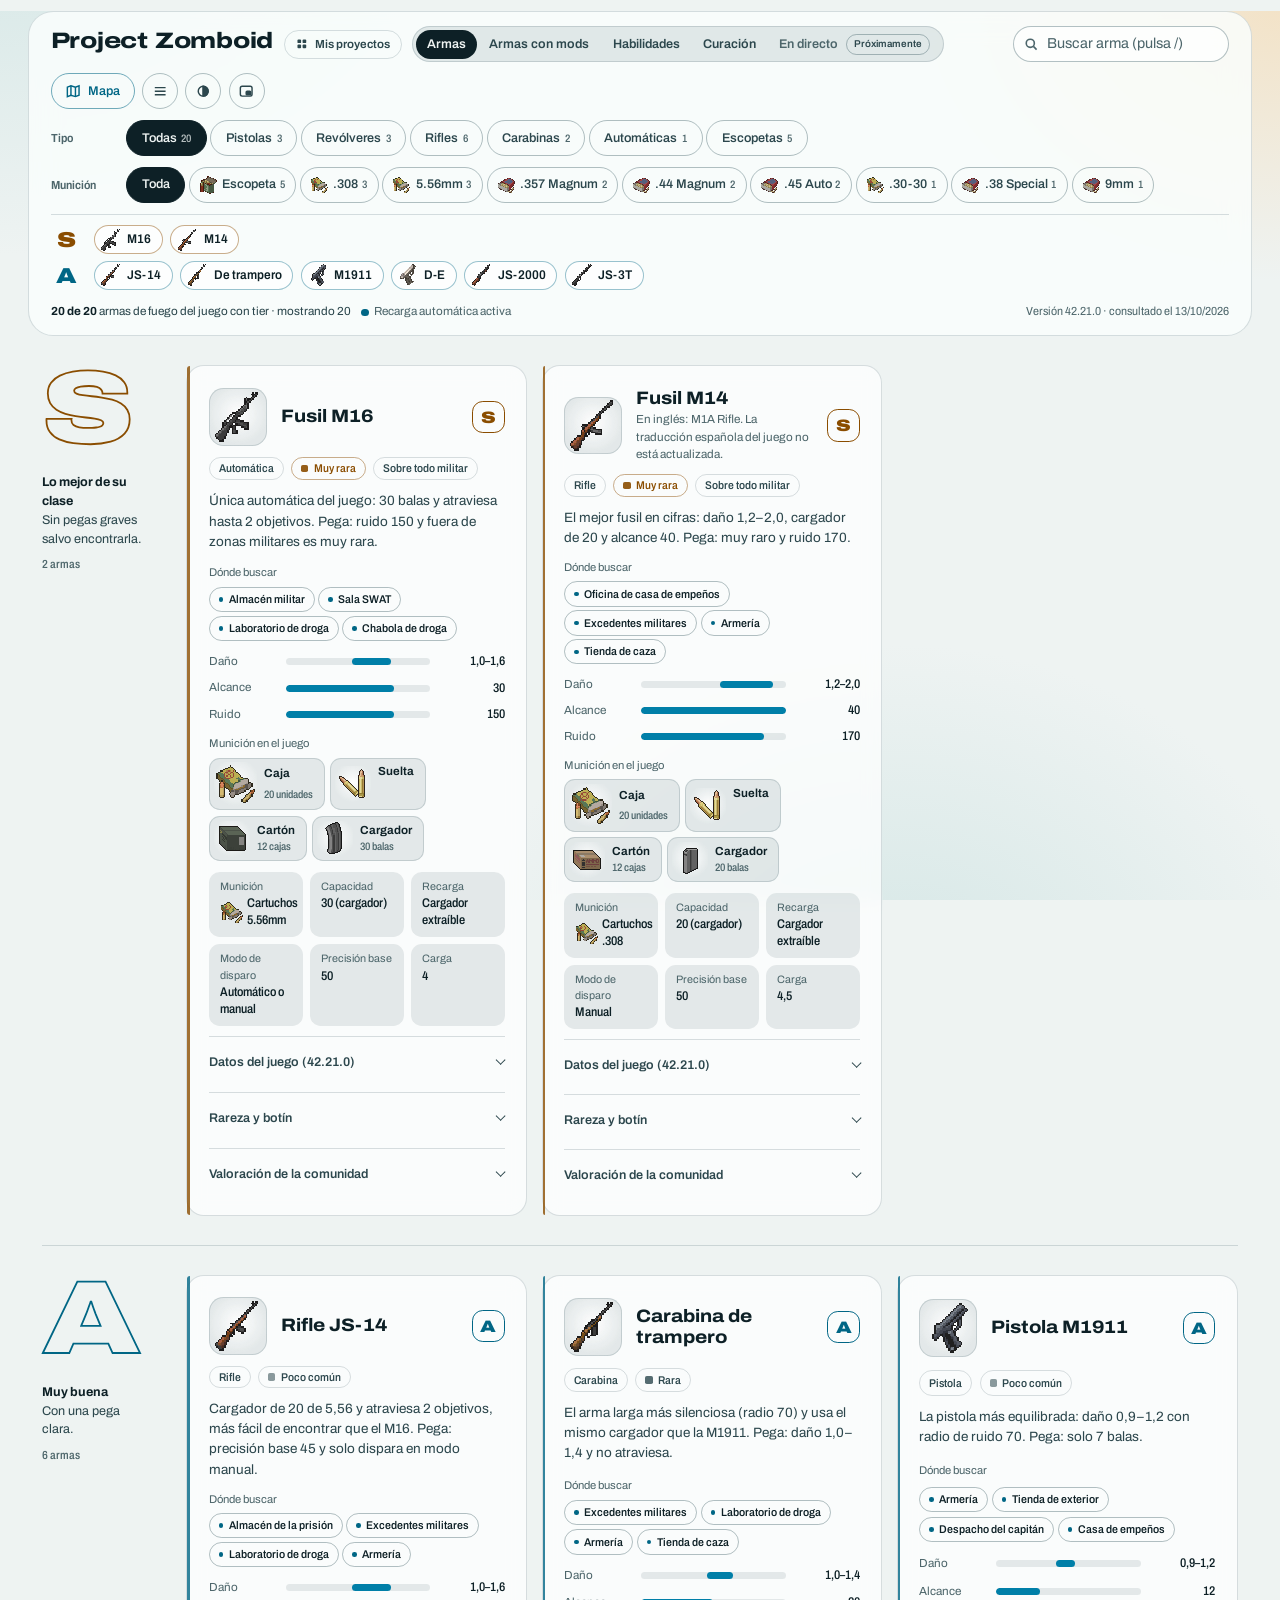
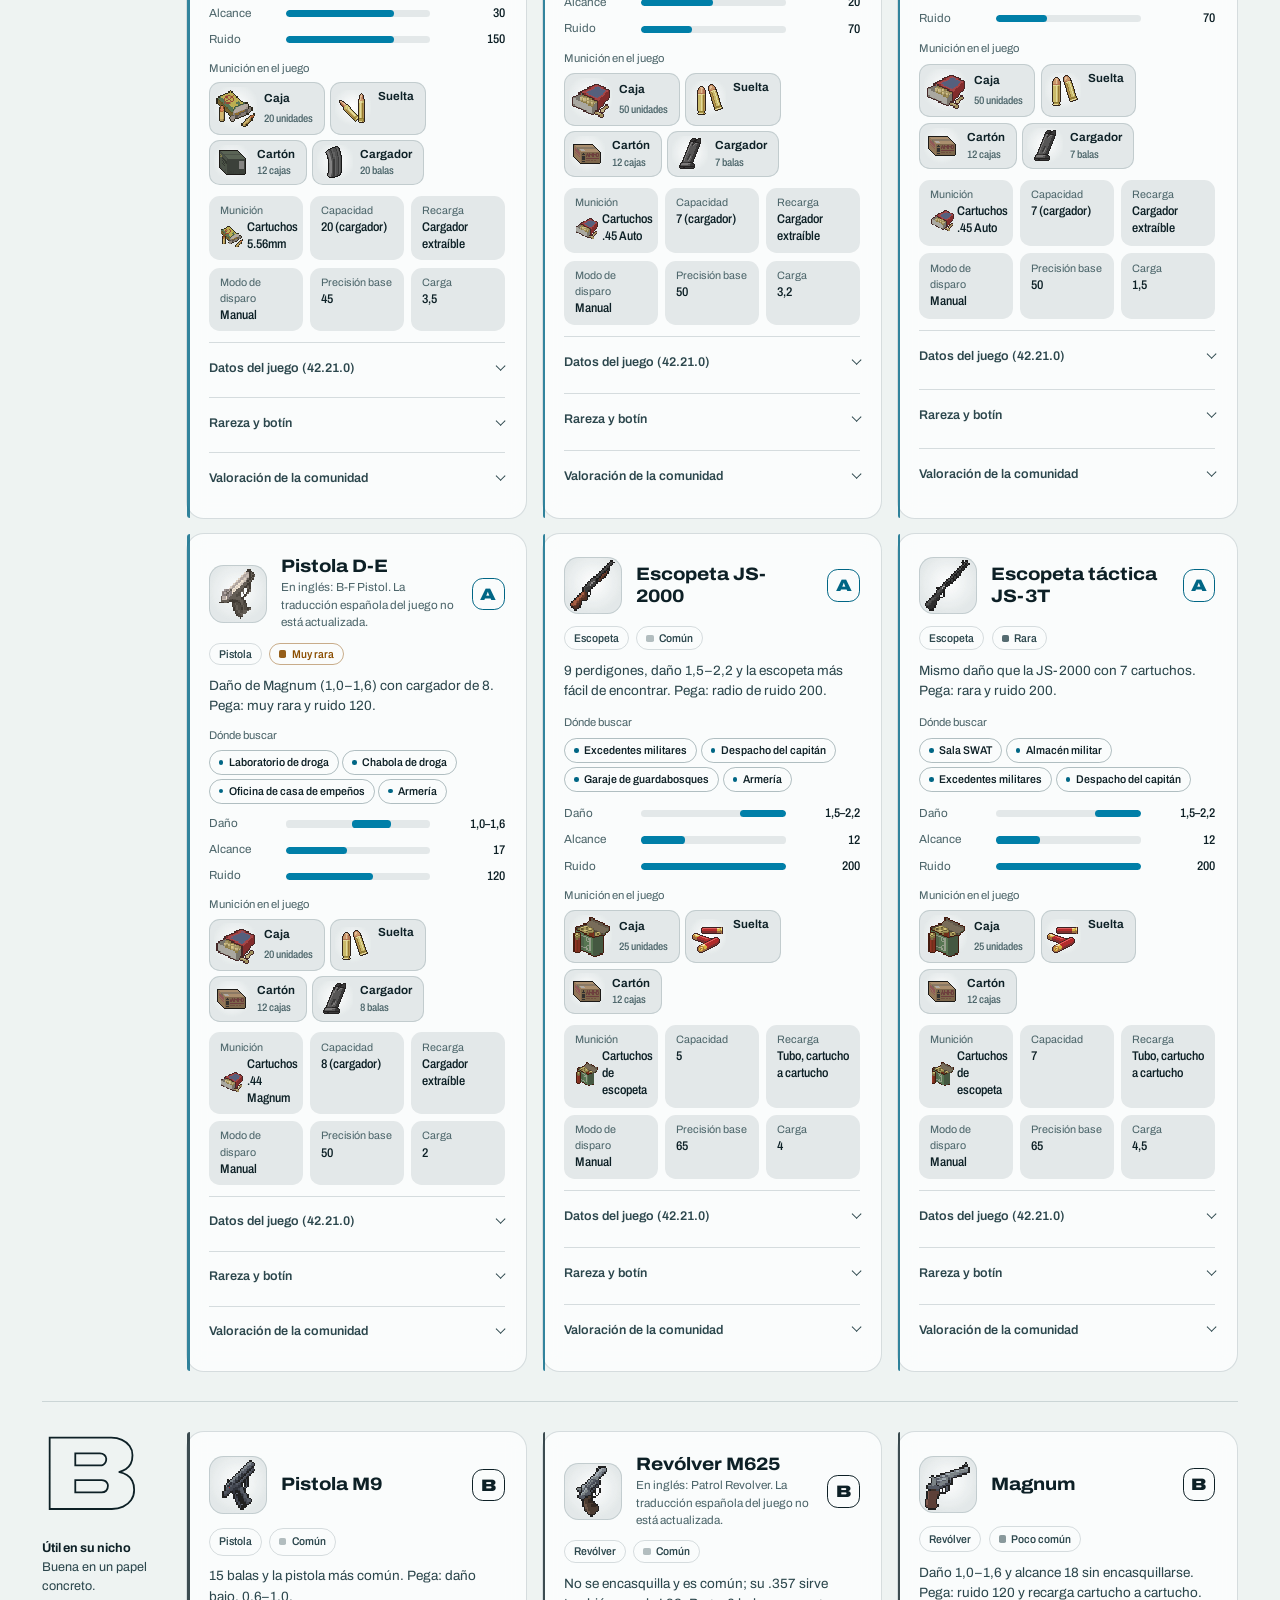
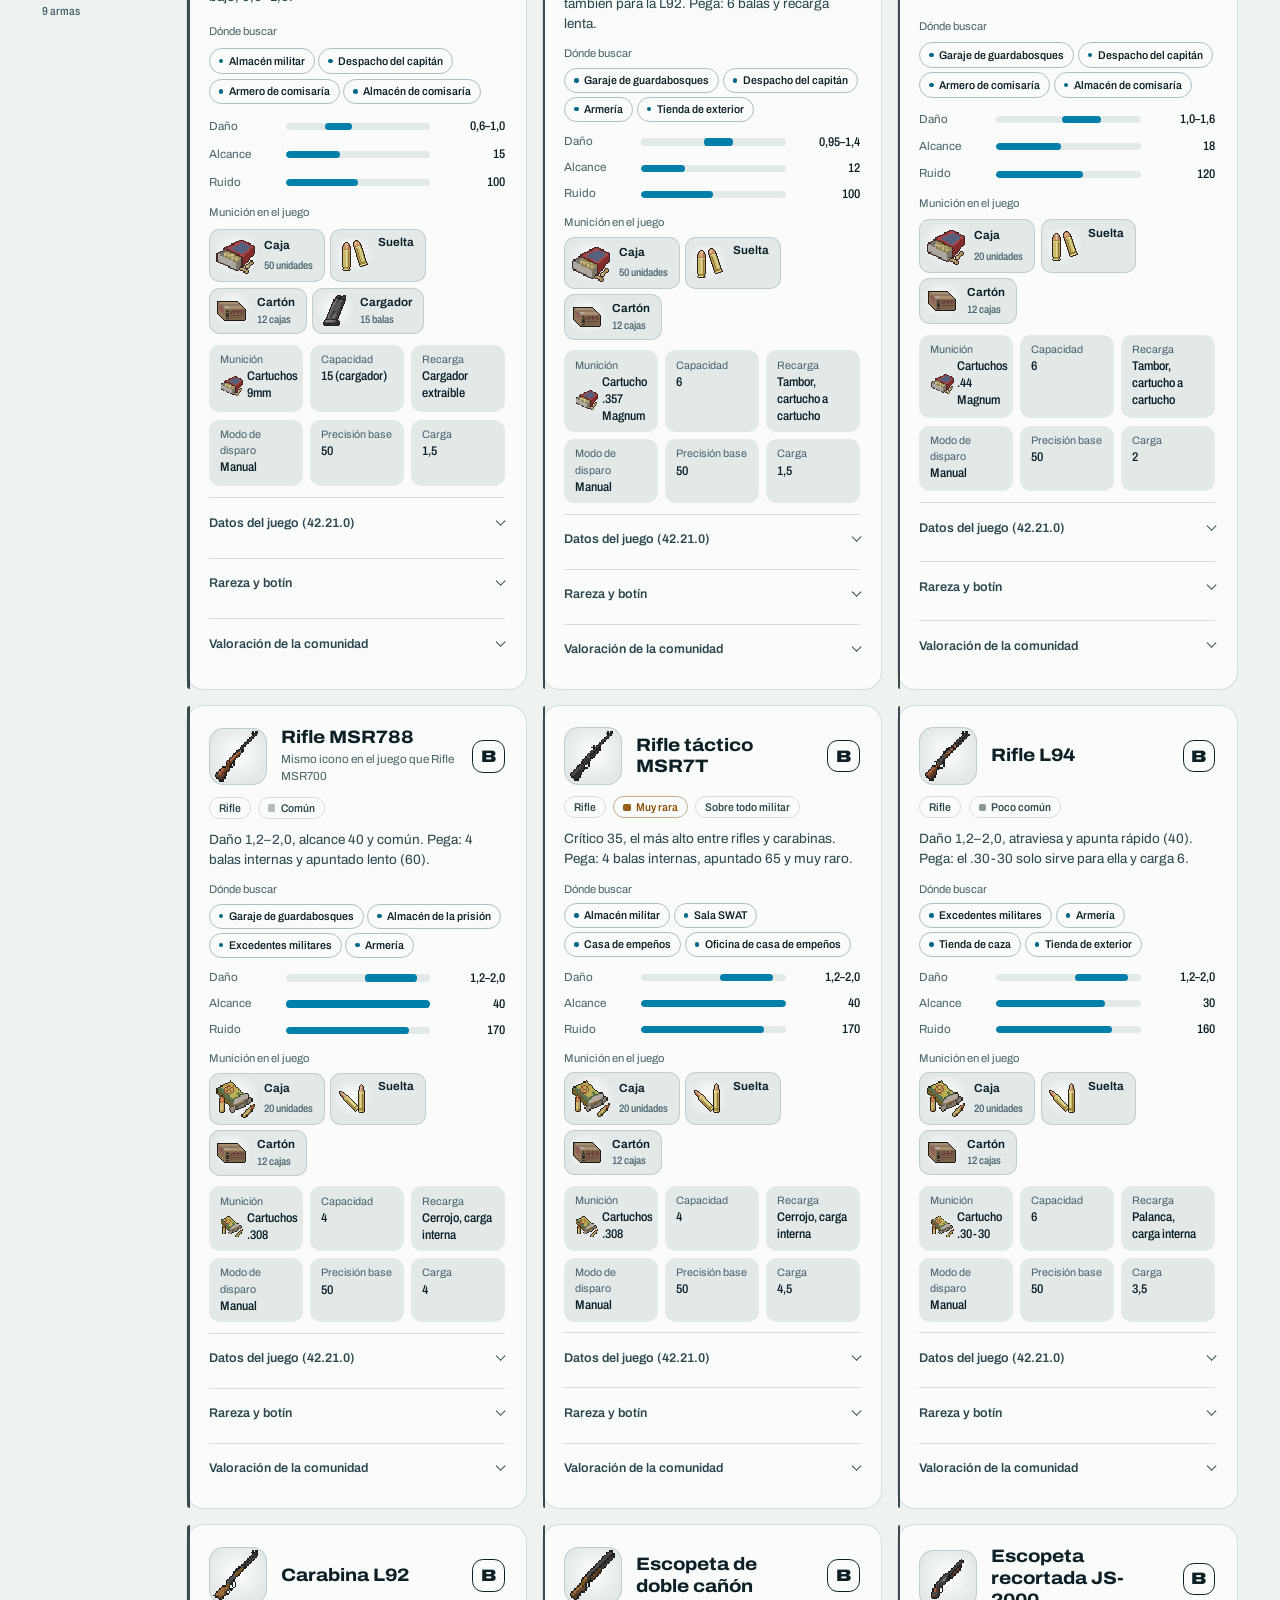
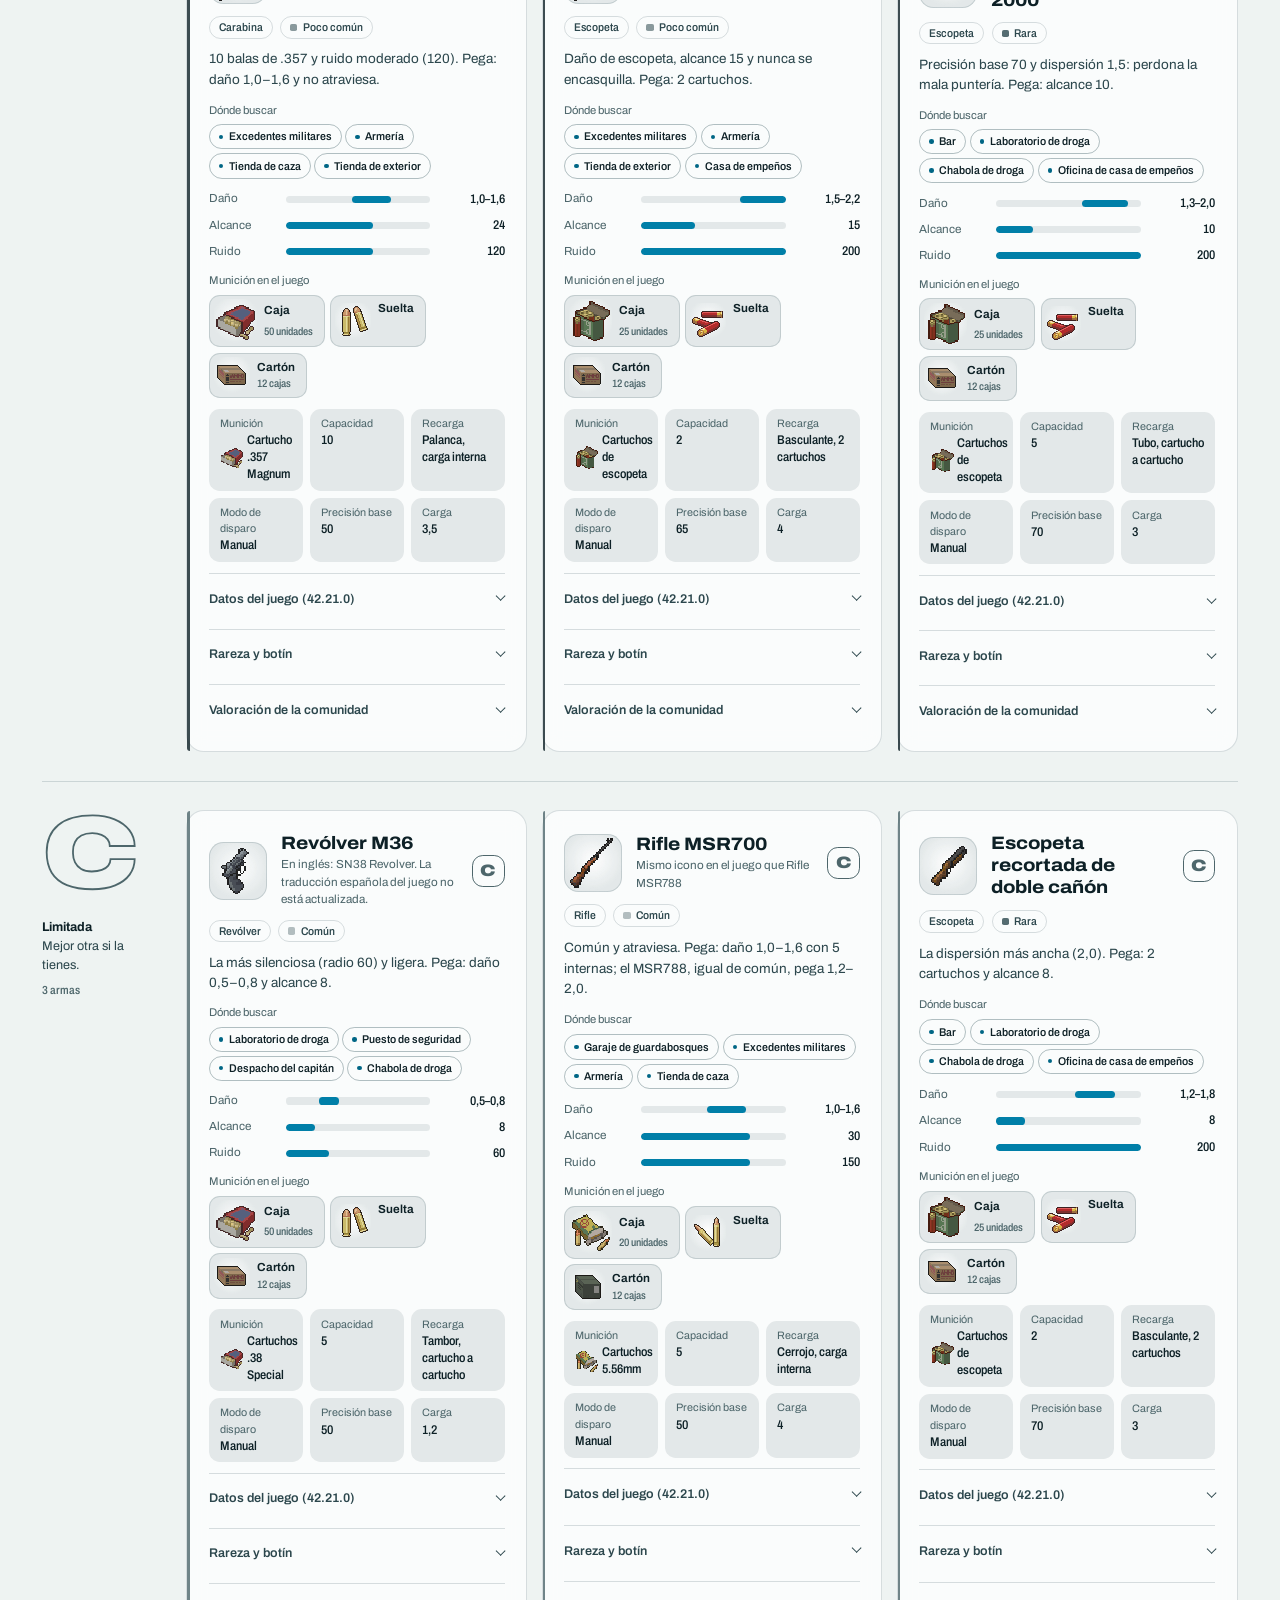
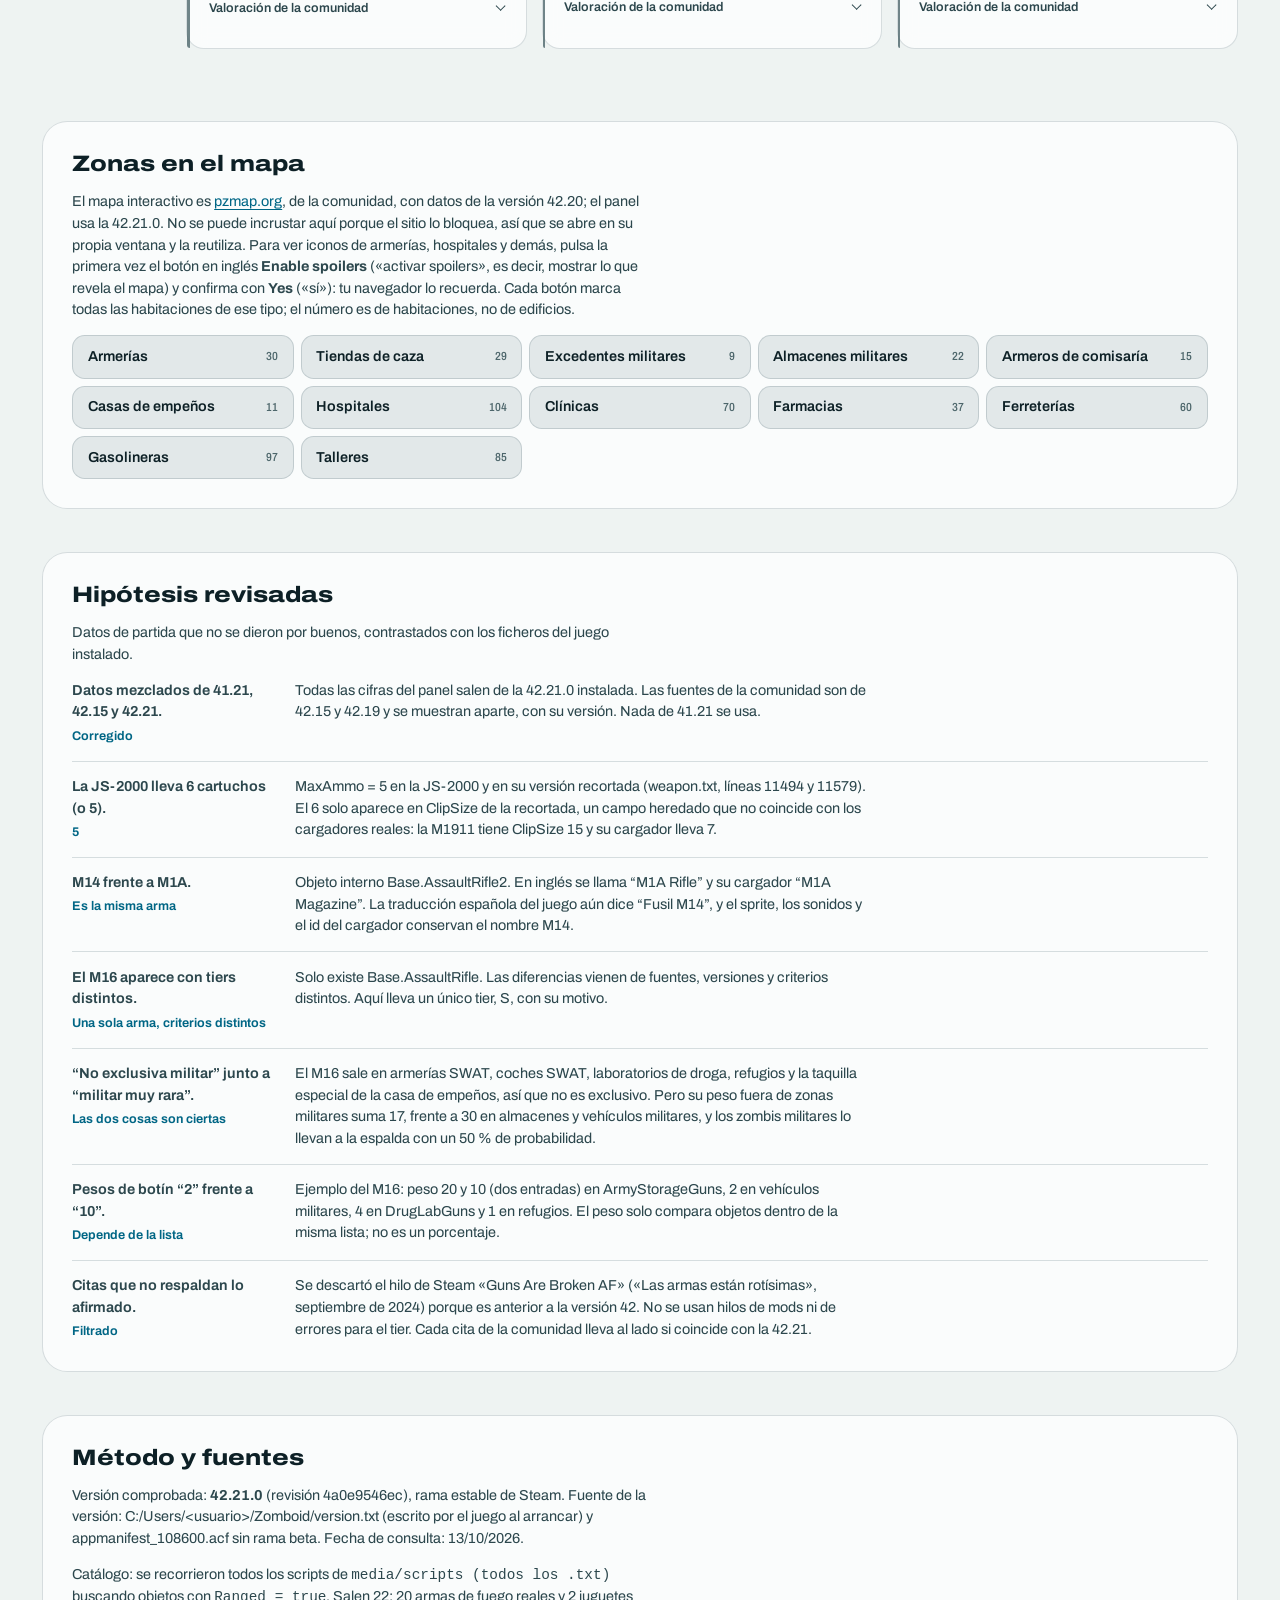
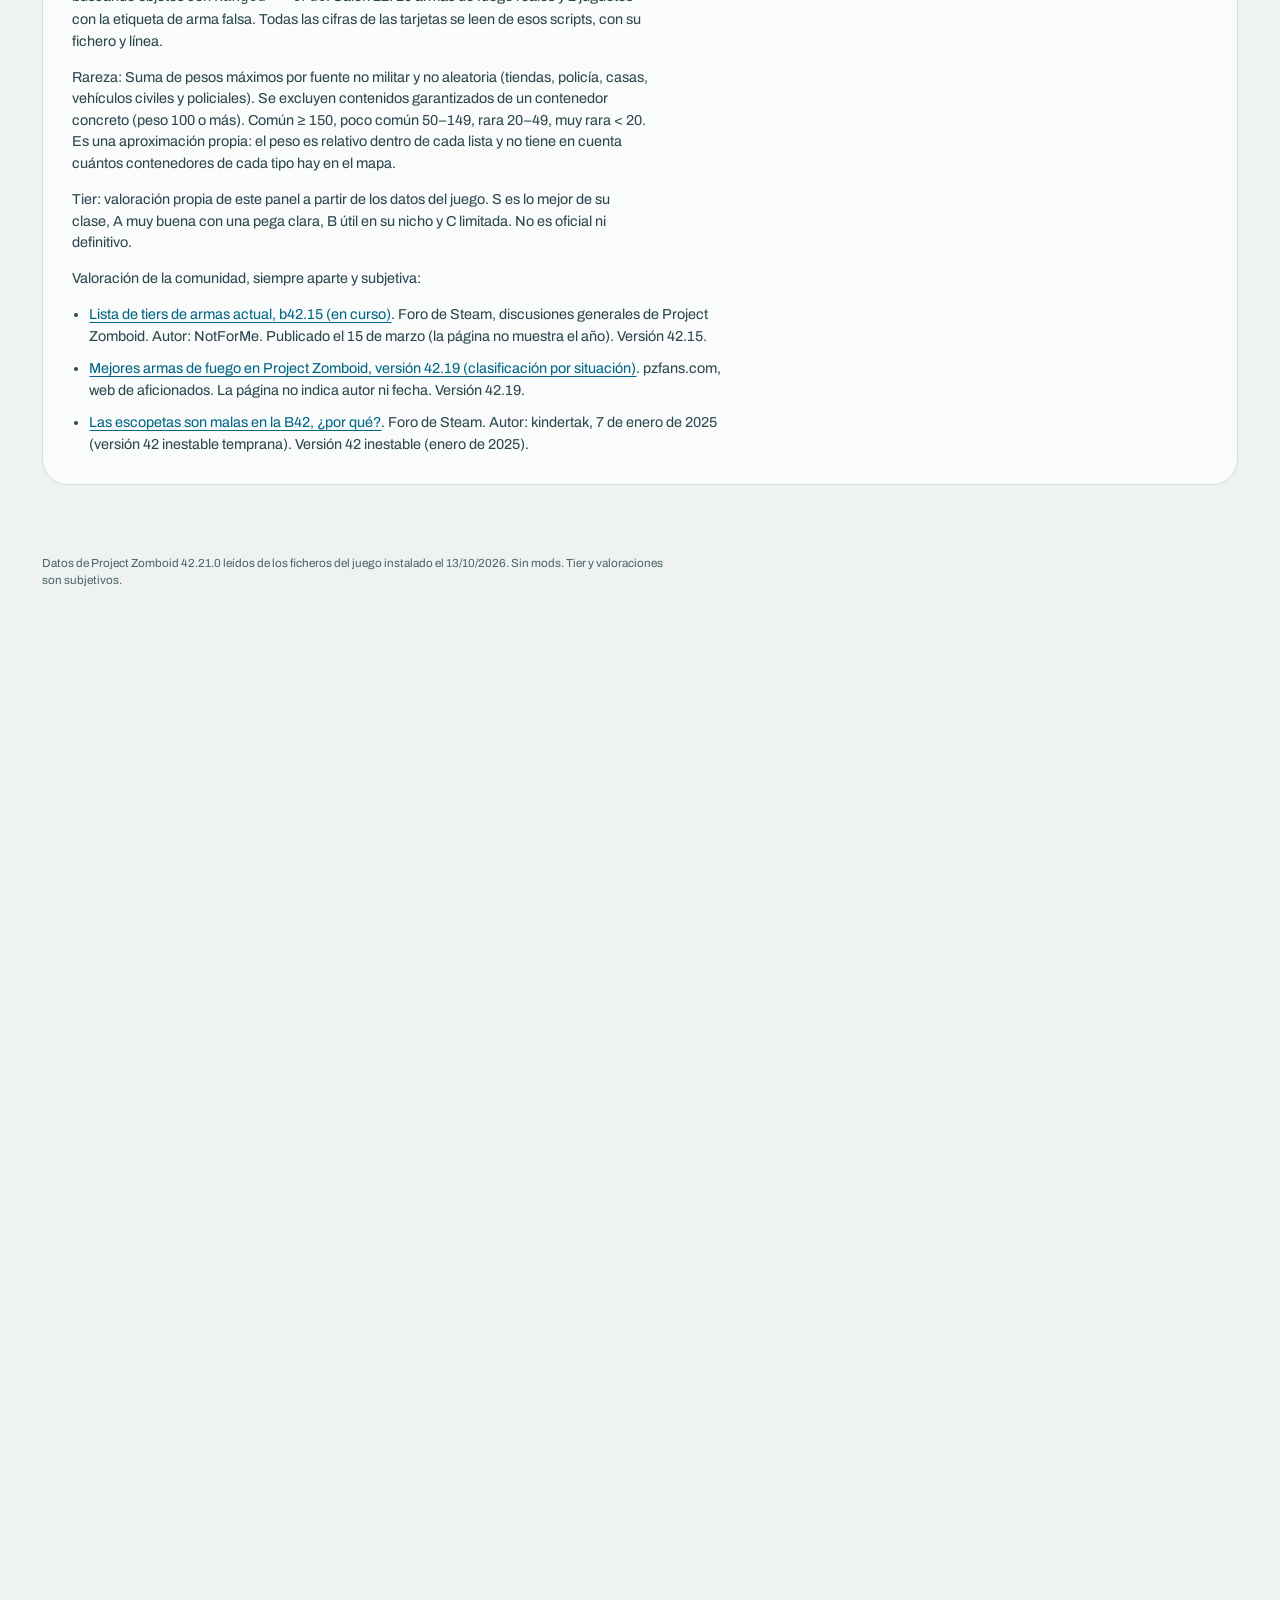
<file: index.html>
<!doctype html>
<html lang="es">
<head>
  <meta charset="utf-8">
  <meta name="viewport" content="width=device-width, initial-scale=1">
  <title>Project Zomboid</title>
  <meta name="description" content="Tier de las armas de fuego de Project Zomboid 42.21 con datos extraídos de los scripts del juego.">
  <meta name="color-scheme" content="dark light">
  <link rel="preconnect" href="https://fonts.googleapis.com">
  <link rel="preconnect" href="https://fonts.gstatic.com" crossorigin>
  <link rel="stylesheet" href="https://fonts.googleapis.com/css2?family=Archivo:wdth,wght@62..125,100..900&display=swap">
  <link rel="stylesheet" href="styles.css">
  <script src="publicado.js" defer></script>
  <link rel="icon" href="data:image/svg+xml,%3Csvg xmlns='http://www.w3.org/2000/svg' viewBox='0 0 32 32'%3E%3Crect width='32' height='32' rx='8' fill='%230C171B'/%3E%3Ctext x='16' y='23' font-family='Arial Black,Arial' font-weight='900' font-size='20' text-anchor='middle' fill='none' stroke='%23FFB547' stroke-width='1.6'%3ES%3C/text%3E%3C/svg%3E">
</head>
<body data-compact="false">
  <a class="skip" href="#contenido">Saltar al tier</a>

  <header class="topbar" id="topbar">
    <div class="topbar__inner">
      <div class="toprow">
        <div class="brand">
          <h1>Project Zomboid</h1>
          <nav class="tabs" aria-label="Secciones">
            <a class="tab" href="index.html" aria-current="page">Armas</a>
            <a class="tab" href="firearms.html">Armas con mods</a>
            <a class="tab" href="habilidades.html">Habilidades</a>
            <a class="tab" href="curacion.html">Curación</a>
            <a class="tab" href="directo.html">En directo</a>
          </nav>
        </div>
        <label class="search">
          <span class="sr-only">Buscar arma por nombre</span>
          <svg viewBox="0 0 16 16" fill="none" stroke="currentColor" stroke-width="1.8" aria-hidden="true"><circle cx="7" cy="7" r="4.5"/><path d="m10.5 10.5 3.5 3.5"/></svg>
          <input type="search" id="q" placeholder="Buscar arma (pulsa /)" autocomplete="off" spellcheck="false">
        </label>
        <div class="controls" role="group" aria-label="Opciones de vista">
          <a class="btn btn--map" href="https://pzmap.org/" target="pzmap" data-map rel="external" title="Abre pzmap.org en su propia ventana">
            <svg viewBox="0 0 16 16" fill="none" stroke="currentColor" stroke-width="1.6" aria-hidden="true"><path d="M1.5 3.5 5.5 2l5 1.5 4-1.5v10.5l-4 1.5-5-1.5-4 1.5z"/><path d="M5.5 2v10.5M10.5 3.5V14"/></svg>
            <span class="btn__label">Mapa</span>
          </a>
          <button class="btn btn--icon" type="button" id="compactBtn" aria-pressed="false" title="Vista compacta">
            <svg viewBox="0 0 16 16" fill="none" stroke="currentColor" stroke-width="1.6" aria-hidden="true"><path d="M2 4h12M2 8h12M2 12h12"/></svg>
            <span class="btn__label">Compacto</span>
          </button>
          <button class="btn btn--icon" type="button" id="themeBtn" aria-label="Cambiar tema" title="Cambiar tema">
            <svg viewBox="0 0 16 16" fill="none" stroke="currentColor" stroke-width="1.6" aria-hidden="true"><circle cx="8" cy="8" r="5.5"/><path d="M8 2.5v11" /><path d="M8 2.5a5.5 5.5 0 0 1 0 11z" fill="currentColor"/></svg>
            <span class="btn__label" id="themeLabel">Tema claro</span>
          </button>
          <button class="btn btn--icon" type="button" id="pipBtn" hidden title="Ventana flotante con los tiers S, A y B">
            <svg viewBox="0 0 16 16" fill="none" stroke="currentColor" stroke-width="1.6" aria-hidden="true"><rect x="1.5" y="2.5" width="13" height="11" rx="2"/><rect x="8" y="8" width="5" height="4" rx="1" fill="currentColor"/></svg>
            <span class="btn__label">Flotante</span>
          </button>
        </div>
      </div>

      <div class="filterrow">
        <span class="chips__label" id="catLabel">Tipo</span>
        <div class="chips" id="chips" role="group" aria-labelledby="catLabel"></div>
      </div>
      <div class="filterrow">
        <span class="chips__label" id="ammoLabel">Munición</span>
        <div class="chips" id="ammoChips" role="group" aria-labelledby="ammoLabel"></div>
      </div>

      <div class="summary" id="summary" aria-label="Resumen de los tiers S y A"></div>

      <div class="statusline">
        <span class="coverage" id="coverage"></span>
        <span class="live" id="live" data-state="off"><span class="live__dot" aria-hidden="true"></span><span id="liveText" class="live__text">Recarga automática: comprobando</span></span>
        <span class="statusline__meta" id="brandMeta">Project Zomboid</span>
      </div>
    </div>
  </header>

  <main id="contenido" tabindex="-1">
    <div id="tiers"></div>

    <section class="panel" id="mapa" aria-labelledby="mapa-t">
      <h2 id="mapa-t">Zonas en el mapa</h2>
      <p id="mapIntro"></p>
      <ul class="zones" id="zones"></ul>
    </section>

    <section class="panel" id="hipotesis" aria-labelledby="hipotesis-t">
      <h2 id="hipotesis-t">Hipótesis revisadas</h2>
      <p>Datos de partida que no se dieron por buenos, contrastados con los ficheros del juego instalado.</p>
      <ul class="hypo" id="hypo"></ul>
    </section>

    <section class="panel" id="metodo" aria-labelledby="metodo-t">
      <h2 id="metodo-t">Método y fuentes</h2>
      <div id="method"></div>
    </section>
  </main>

  <footer>
    <p id="footnote"></p>
  </footer>

  <script src="data.js" id="dataScript"></script>
  <script>
  (() => {
    'use strict';

    const CATS = [
      { id: 'all', label: 'Todas', match: () => true },
      { id: 'pistolas', label: 'Pistolas', match: c => c === 'pistola' },
      { id: 'revolveres', label: 'Revólveres', match: c => c === 'revolver' },
      { id: 'rifles', label: 'Rifles', match: c => c === 'rifle' },
      { id: 'carabinas', label: 'Carabinas', match: c => c === 'carabina' },
      { id: 'auto', label: 'Automáticas', match: c => c === 'automatica' },
      { id: 'escopetas', label: 'Escopetas', match: c => c === 'escopeta' },
    ];
    const CAT_LABEL = { pistola: 'Pistola', revolver: 'Revólver', rifle: 'Rifle', carabina: 'Carabina', automatica: 'Automática', escopeta: 'Escopeta' };
    const TIERS = [
      { id: 'S', caption: 'Lo mejor de su clase', sub: 'Sin pegas graves salvo encontrarla.' },
      { id: 'A', caption: 'Muy buena', sub: 'Con una pega clara.' },
      { id: 'B', caption: 'Útil en su nicho', sub: 'Buena en un papel concreto.' },
      { id: 'C', caption: 'Limitada', sub: 'Mejor otra si la tienes.' },
    ];
    const SCALE = { dmg: 2.2, range: 40, noise: 200 };

    // ---------- Estado: hash de la URL (sobrevive a recargas) + almacenamiento local ----------
    const store = {
      get(k) { try { return localStorage.getItem(k); } catch { return null; } },
      set(k, v) { try { localStorage.setItem(k, v); } catch { /* sin almacenamiento */ } },
    };
    const state = { cat: 'all', ammo: 'all', q: '', compact: false };
    function readHash() {
      const p = new URLSearchParams(location.hash.replace(/^#/, ''));
      if (p.has('cat') && CATS.some(c => c.id === p.get('cat'))) state.cat = p.get('cat');
      if (p.has('ammo')) state.ammo = p.get('ammo');
      if (p.has('q')) state.q = p.get('q');
      if (p.has('compact')) state.compact = p.get('compact') === '1';
      else state.compact = store.get('pz-compact') === '1';
    }
    function writeHash() {
      const p = new URLSearchParams();
      if (state.cat !== 'all') p.set('cat', state.cat);
      if (state.ammo !== 'all') p.set('ammo', state.ammo);
      if (state.q) p.set('q', state.q);
      if (state.compact) p.set('compact', '1');
      const h = p.toString();
      history.replaceState(null, '', h ? '#' + h : location.pathname + location.search);
      store.set('pz-compact', state.compact ? '1' : '0');
    }

    // ---------- Utilidades ----------
    const $ = s => document.querySelector(s);
    const esc = s => String(s ?? '').replace(/[&<>"']/g, ch => ({ '&': '&amp;', '<': '&lt;', '>': '&gt;', '"': '&quot;', "'": '&#39;' }[ch]));
    const fmt = n => n == null ? '—' : Number(n).toLocaleString('es-ES', { maximumFractionDigits: 2 });
    const norm = s => String(s || '').normalize('NFD').replace(/[̀-ͯ]/g, '').toLowerCase();
    const shortName = w => w.short || w.name;
    const pct = (v, max) => Math.max(0, Math.min(100, (v / max) * 100));
    // Solo interesa la traducción si cambia el modelo (M1A frente a M14), no el orden de las palabras
    const TYPE_WORDS = new Set('rifle fusil pistol pistola revolver revólver shotgun escopeta carbine carabina assault tactical táctica táctico de del sawed-off recortada double barrel doble cañón toy juguete cap round trapper trampero canon tactica tactico'.split(' '));
    const tokens = s => new Set(norm(s).replace(/[()]/g, ' ').split(/\s+/).filter(x => x && !TYPE_WORDS.has(x)));
    const modelDiffers = (a, b) => { const A = tokens(a), B = tokens(b); return A.size !== B.size || [...A].some(x => !B.has(x)); };
    const MAP_BASE = 'https://pzmap.org/';
    const mapUrl = room => MAP_BASE + (room ? '?room=' + encodeURIComponent(room) : '');
    // Abre o reutiliza una única ventana del mapa. pzmap.org no se deja incrustar en un iframe.
    // Se conserva el vínculo con la ventana (opener) porque sin él el navegador no deja reutilizarla.
    function openMap(url) {
      const w = window.open(url, 'pzmap', 'popup=yes,width=1400,height=900');
      if (w) { w.focus(); return true; }
      return false;
    }
    const dmg = n => n == null ? '—' : Number(n).toLocaleString('es-ES', { minimumFractionDigits: 1, maximumFractionDigits: 2 });
    const dmgRange = s => `${dmg(s.dmgMin)}–${dmg(s.dmgMax)}`;

    // Las armas de juguete (fulminantes, daño 0) quedan fuera de la vista: solo se muestran armas de fuego.
    function data() {
      const d = window.PZ_DATA || { meta: {}, weapons: [], sources: {}, hypotheses: [] };
      return { ...d, weapons: d.weapons.filter(w => w.category !== 'juguete') };
    }

    function visible(w) {
      const cat = CATS.find(c => c.id === state.cat) || CATS[0];
      if (!cat.match(w.category)) return false;
      if (state.ammo !== 'all' && w.stats.ammoId !== state.ammo) return false;
      if (!state.q) return true;
      const q = norm(state.q);
      return [w.name, w.nameEn, w.short, w.id, CAT_LABEL[w.category], w.stats.ammo].some(x => norm(x).includes(q));
    }

    // ---------- Render ----------
    function renderChips() {
      $('#chips').innerHTML = CATS.map(c =>
        `<button type="button" class="chip" data-cat="${c.id}" aria-pressed="${state.cat === c.id}">${esc(c.label)} <span class="chip__n num">${data().weapons.filter(w => c.match(w.category)).length}</span></button>`).join('');
    }

    // Un botón por munición, con el icono de su caja; las armas sin esa munición se ocultan.
    const ammoLabel = name => { const t = String(name || '').replace(/^Cartuchos?\s+(de\s+)?/i, ''); return t.charAt(0).toUpperCase() + t.slice(1); };
    function ammoTypes() {
      const by = new Map();
      for (const w of data().weapons) {
        const id = w.stats.ammoId;
        if (!id) continue;
        if (!by.has(id)) by.set(id, { id, name: w.stats.ammo, icon: boxIcon(w), n: 0 });
        by.get(id).n++;
      }
      return [...by.values()].sort((a, b) => b.n - a.n || ammoLabel(a.name).localeCompare(ammoLabel(b.name), 'es'));
    }
    function renderAmmoChips() {
      const types = ammoTypes();
      if (state.ammo !== 'all' && !types.some(t => t.id === state.ammo)) state.ammo = 'all';
      $('#ammoChips').innerHTML = `<button type="button" class="chip" data-ammo="all" aria-pressed="${state.ammo === 'all'}">Toda</button>` +
        types.map(t => `<button type="button" class="chip chip--ammo" data-ammo="${esc(t.id)}" aria-pressed="${state.ammo === t.id}" title="${esc(t.name)}">${t.icon ? `<img class="mini-icon" src="${esc(t.icon)}" alt="" width="32" height="32" loading="lazy">` : ''}${esc(ammoLabel(t.name))} <span class="chip__n num">${t.n}</span></button>`).join('');
    }

    function renderSummary() {
      const ws = data().weapons;
      $('#summary').innerHTML = ['S', 'A'].map(t => {
        const items = ws.filter(w => w.tier === t);
        return `<div class="summary__row" data-tier="${t}">
          <span class="summary__letter" aria-label="Tier ${t}">${t}</span>
          <ul class="summary__list">${items.map(w => `<li><a href="#w-${esc(w.id)}" data-jump="${esc(w.id)}" title="${esc(w.name)}: ${esc(w.reason)}"><img class="mini-icon" src="${esc(w.icon)}" alt="" width="32" height="32" loading="lazy">${esc(shortName(w))}</a></li>`).join('')}</ul>
        </div>`;
      }).join('');
    }

    function renderCoverage() {
      const d = data();
      const tiered = d.weapons.filter(w => ['S', 'A', 'B', 'C'].includes(w.tier));
      const total = d.meta.realFirearms ?? d.weapons.length;
      const ok = tiered.length === total && total > 0;
      const shown = d.weapons.filter(visible).length;
      $('#coverage').innerHTML = `<strong>${tiered.length} de ${total}</strong> armas de fuego del juego con tier${ok ? '' : ' (faltan armas)'}<span class="coverage__extra"> · mostrando ${shown}</span>`;
    }

    function meter(label, v, max, text, from = 0) {
      const left = pct(from, max), width = Math.max(2, pct(v, max) - left);
      return `<div class="meter"><dt>${label}</dt><dd><div class="meter__track" aria-hidden="true"><div class="meter__fill" style="left:${left}%;width:${width}%"></div></div></dd><dd class="meter__value num">${text}</dd></div>`;
    }

    function srcItem(r) {
      return `<li><span><span class="w num">peso ${fmt(r.w)}</span> · ${esc(r.name)} <span class="path">(${esc(r.kind)})</span></span><span class="path"><code>${esc(r.file)}:${r.line}</code></span></li>`;
    }

    // Dibujos del juego de la munición del arma: cartucho suelto, caja, cartón y cargador (los que existan)
    // Dibujo principal: la caja de munición de colores del juego (si no hay caja, el cartucho suelto)
    const ORDER = { 'Caja': 0, 'Suelta': 1, 'Cartón': 2, 'Cargador': 3 };
    function boxIcon(w) {
      const items = w.ammoItems || [];
      const box = items.find(a => a.role === 'Caja' && a.icon) || items.find(a => a.icon);
      return box ? box.icon : null;
    }
    function ammoStrip(w) {
      if (!w.ammoItems || !w.ammoItems.length) return '';
      const items = [...w.ammoItems].sort((a, b) => (ORDER[a.role] ?? 9) - (ORDER[b.role] ?? 9));
      const sub = a => a.contains ? `${a.contains.n} ${a.role === 'Cartón' ? 'cajas' : 'unidades'}` : a.capacity ? `${a.capacity} balas` : '';
      return `<div class="ammo"><span class="where__label">Munición en el juego</span><ul class="ammo__list">${items.map(a => {
        const tip = `${a.name}${a.contains ? ` · contiene ${a.contains.n} × ${a.contains.of}` : ''}${a.capacity ? ` · capacidad ${a.capacity}` : ''}`;
        return `<li class="ammo__item" title="${esc(tip)}">
          <span class="ammo__icon">${a.icon ? `<img src="${esc(a.icon)}" alt="" width="32" height="32" loading="lazy">` : ''}</span>
          <span class="ammo__role">${esc(a.role)}</span>${sub(a) ? `<span class="ammo__sub num">${esc(sub(a))}</span>` : ''}
          <span class="sr-only">: ${esc(tip)}</span>
        </li>`; }).join('')}</ul></div>`;
    }

    function card(w) {
      const s = w.stats, r = w.rarity, d = data();
      const tier = w.tier || '—';
      const alias = w.nameEn && modelDiffers(w.name, w.nameEn) ? `En inglés: ${esc(w.nameEn)}. La traducción española del juego no está actualizada.` : '';
      const cap = s.capacity + (s.magazine ? ' (cargador)' : '');
      const zomb = w.zombies.length
        ? `<p class="label-sub">Zombis que pueden llevarla</p><ul class="srclist">${w.zombies.map(z => `<li><span><span class="w num">${fmt(z.chance)} %</span> · ${esc(z.outfits.join(', '))}${z.more ? ` y ${z.more} más` : ''}</span><span class="path"><code>media/lua/shared/Definitions/AttachedWeaponDefinitions.lua:${z.line}</code> (${esc(z.def)})</span></li>`).join('')}</ul>`
        : '<p class="label-sub">Ningún zombi la lleva encima según AttachedWeaponDefinitions.lua.</p>';
      const community = w.community.length
        ? w.community.map(c => {
            const src = d.sources[c.src] || {};
            return `<blockquote class="quote"><p${c.original ? ` title="Original en inglés: ${esc(c.original)}"` : ''}>${esc(c.text)}${c.original ? ' <span class="tr-mark">(traducido del inglés)</span>' : ''}</p>${c.check ? `<p class="check">Contraste con la 42.21: ${esc(c.check)}</p>` : ''}<cite><a href="${esc(src.url)}" target="_blank" rel="noopener noreferrer" title="Título original: ${esc(src.titleOriginal || src.title)}">${esc(src.title)}</a> · versión ${esc(src.version)}</cite></blockquote>`;
          }).join('')
        : '<p>Sin valoración de la comunidad verificada.</p>';

      return `<article class="card" id="w-${esc(w.id)}" data-tier="${esc(w.tier || 'toy')}" style="--tier-color: var(--tier-${w.tier || 'C'})" aria-labelledby="n-${esc(w.id)}">
        <div class="card__head">
          <div class="icon-tile"><img class="card__icon" src="${esc(w.icon)}" alt="Icono de ${esc(w.name)} en el juego" width="32" height="32"></div>
          <div class="card__title">
            <h3 class="card__name" id="n-${esc(w.id)}">${esc(w.name)}</h3>
            ${alias ? `<p class="card__alias">${alias}</p>` : ''}
            ${w.iconShared && w.iconShared.length ? `<p class="card__alias">Mismo icono en el juego que ${esc(w.iconShared.map(o => (d.weapons.find(x => x.id === o) || {}).name || o).join(', '))}</p>` : ''}
          </div>
          <span class="badge" role="img" aria-label="${w.tier ? 'Tier ' + tier : 'Sin tier'}">${tier}</span>
        </div>
        <div class="tags">
          <span class="tag">${esc(CAT_LABEL[w.category])}</span>
          <span class="tag tag--rarity" data-level="${esc(r.level)}">${esc(r.level)}</span>
          ${r.militaryScore && r.score < 20 ? '<span class="tag">Sobre todo militar</span>' : ''}
        </div>
        <p class="card__reason">${esc(w.reason)}</p>
        ${w.mapRooms && w.mapRooms.length ? `<div class="where"><span class="where__label">Dónde buscar</span><ul class="where__list">${w.mapRooms.slice(0, 4).map(r => `<li><a class="where__link" href="${mapUrl(r.room)}" target="pzmap" data-map title="Ver las ${r.count} habitaciones de este tipo en pzmap.org (peso de botín ${fmt(r.w)})">${esc(r.label)}</a></li>`).join('')}</ul></div>` : ''}
        <dl class="meters">
          ${meter('Daño', s.dmgMax, SCALE.dmg, dmgRange(s), s.dmgMin)}
          ${meter('Alcance', s.range, SCALE.range, fmt(s.range))}
          ${meter('Ruido', s.noise, SCALE.noise, fmt(s.noise))}
        </dl>
        ${ammoStrip(w)}
        <dl class="facts">
          <div class="fact"><dt>Munición</dt><dd class="fact__ammo">${boxIcon(w) ? `<img class="mini-icon mini-icon--ammo" src="${esc(boxIcon(w))}" alt="" width="32" height="32" loading="lazy">` : ''}<span>${esc(s.ammo)}</span></dd></div>
          <div class="fact"><dt>Capacidad</dt><dd class="num">${esc(cap)}</dd></div>
          <div class="fact" data-compact-hide><dt>Recarga</dt><dd>${esc(s.reload)}</dd></div>
          <div class="fact" data-compact-hide><dt>Modo de disparo</dt><dd>${esc(s.fireMode)}</dd></div>
          <div class="fact" data-compact-hide><dt>Precisión base</dt><dd class="num">${fmt(s.hitChance)}</dd></div>
          <div class="fact" data-compact-hide><dt title="Peso en el inventario">Carga</dt><dd class="num">${fmt(s.weight)}</dd></div>
          <div class="fact fact--compact"><dt>Daño</dt><dd class="num">${dmgRange(s)}</dd></div>
          <div class="fact fact--compact"><dt>Alcance</dt><dd class="num">${fmt(s.range)}</dd></div>
          <div class="fact fact--compact"><dt>Ruido</dt><dd class="num">${fmt(s.noise)}</dd></div>
          <div class="fact fact--compact"><dt>Rareza</dt><dd>${esc(r.level)}</dd></div>
        </dl>

        <details class="more">
          <summary>Datos del juego (${esc(d.meta.version)})</summary>
          <div class="more__body">
            <dl class="kv">
              <dt>Daño mínimo / máximo</dt><dd class="num">${dmg(s.dmgMin)} / ${dmg(s.dmgMax)}</dd>
              <dt>Alcance máximo</dt><dd class="num">${fmt(s.range)}</dd>
              <dt>Radio de ruido</dt><dd class="num">${fmt(s.noise)}</dd>
              <dt title="Campo del script: HitChance">Precisión base</dt><dd class="num">${fmt(s.hitChance)}</dd>
              <dt>Probabilidad de crítico</dt><dd class="num">${fmt(s.crit)}</dd>
              <dt>Tiempo de apuntado</dt><dd class="num">${fmt(s.aimTime)}</dd>
              <dt title="Campo del script: RecoilDelay">Retroceso</dt><dd class="num">${fmt(s.recoil)}</dd>
              <dt title="Campo del script: JamGunChance">Probabilidad de encasquillarse</dt><dd class="num">${fmt(s.jam)}</dd>
              <dt>Atraviesa objetivos</dt><dd>${s.pierce ? 'Sí' : 'No'}</dd>
              <dt>Objetivos por disparo</dt><dd class="num">${fmt(s.maxHit)}</dd>
              ${s.pellets > 1 ? `<dt>Perdigones</dt><dd class="num">${fmt(s.pellets)}</dd>` : ''}
              ${s.spread != null ? `<dt>Dispersión</dt><dd class="num">${fmt(s.spread)}</dd>` : ''}
              <dt title="Campo del script: MaxAmmo">Capacidad</dt><dd class="num">${fmt(s.capacity)}</dd>
              ${s.magazine ? `<dt>Cargador</dt><dd>${esc(s.magazine)}</dd>` : ''}
              ${s.legacyClipSize != null && s.legacyClipSize !== s.capacity ? `<dt title="Campo del script: ClipSize">Tamaño de cargador heredado (no se usa)</dt><dd class="num">${fmt(s.legacyClipSize)}</dd>` : ''}
              <dt title="Peso en el inventario">Carga</dt><dd class="num">${fmt(s.weight)}</dd>
              <dt>Recarga</dt><dd>${esc(s.reload)}</dd>
            </dl>
            <p class="path">Objeto <code>Base.${esc(w.id)}</code> en <code>${esc(w.file)}:${w.line}</code>. Nombre en <code>${esc(w.nameFile)}</code>. Icono <code>${esc(w.iconName)}</code> extraído de <code>${esc(w.iconPack)}</code>.</p>
            ${(w.ammoItems || []).map(a => `<p class="path">${esc(a.role)}: ${esc(a.name)}${a.contains ? `, contiene ${a.contains.n} × ${esc(a.contains.of)} (<code>${esc(a.contains.src)}</code>)` : ''}${a.capacity ? `, capacidad ${a.capacity}` : ''}. Objeto <code>${esc(a.file)}:${a.line}</code>${a.iconName ? `, icono <code>${esc(a.iconName)}</code>` : ''}.</p>`).join('')}
          </div>
        </details>

        <details class="more">
          <summary>Rareza y botín</summary>
          <div class="more__body">
            <p style="margin:0"><strong style="color:var(--ink)">${esc(r.level)}</strong>: suma de pesos no militares <span class="num">${fmt(r.score)}</span> en ${r.sourceCount} fuentes. ${esc(r.military)}</p>
            ${r.sources.length ? `<p class="label-sub">Fuentes principales</p><ul class="srclist">${r.sources.map(srcItem).join('')}</ul>` : ''}
            ${r.stash.length ? `<p class="label-sub">Alijos y escondites (aleatorios, fuera del cálculo)</p><ul class="srclist">${r.stash.map(srcItem).join('')}</ul>` : ''}
            ${r.militarySources.length ? `<p class="label-sub">Fuentes militares</p><ul class="srclist">${r.militarySources.map(srcItem).join('')}</ul>` : ''}
            ${r.guaranteed.length ? `<p class="label-sub">Contenedores que la traen siempre</p><ul class="srclist">${r.guaranteed.map(srcItem).join('')}</ul>` : ''}
            ${zomb}
          </div>
        </details>

        <details class="more">
          <summary>Valoración de la comunidad</summary>
          <div class="more__body">
            <p class="note-subjective">Opinión subjetiva de terceros, de otras versiones del juego. No forma parte de los datos.</p>
            ${community}
          </div>
        </details>
      </article>`;
    }

    function renderTiers() {
      const ws = data().weapons;
      $('#tiers').innerHTML = TIERS.map(t => {
        const list = ws.filter(w => w.tier === t.id);
        const shown = list.filter(visible);
        return `<section class="tier-group" data-tier="${t.id}" aria-labelledby="t-${t.id}">
          <div class="tier-mark"><div class="tier-mark__inner">
            <h2 class="tier-letter" id="t-${t.id}"><span class="sr-only">Tier </span>${t.id}</h2>
            <p class="tier-caption"><strong>${esc(t.caption)}</strong>${esc(t.sub)}<span class="tier-count num">${shown.length === list.length ? `${list.length} armas` : `${shown.length} de ${list.length} visibles`}</span></p>
          </div></div>
          <div class="cards">${shown.length ? shown.map(card).join('') : '<p class="empty-tier">Ninguna arma de este tier coincide con el filtro.</p>'}</div>
        </section>`;
      }).join('');
    }

    function renderStatic() {
      const d = data(), m = d.meta;
      const mp = m.map || {};
      $('#mapIntro').innerHTML = `El mapa interactivo es <a href="${MAP_BASE}" target="pzmap" data-map>pzmap.org</a>, de la comunidad, con datos de la versión ${esc(mp.version)}; el panel usa la ${esc(m.version)}. No se puede incrustar aquí porque el sitio lo bloquea, así que se abre en su propia ventana y la reutiliza. Para ver iconos de armerías, hospitales y demás, pulsa la primera vez el botón en inglés <strong>Enable spoilers</strong> («activar spoilers», es decir, mostrar lo que revela el mapa) y confirma con <strong>Yes</strong> («sí»): tu navegador lo recuerda. Cada botón marca todas las habitaciones de ese tipo; el número es de habitaciones, no de edificios.`;
      $('#zones').innerHTML = (d.zones || []).map(z => `<li><a class="zone" href="${mapUrl(z.room)}" target="pzmap" data-map><span>${esc(z.label)}</span><span class="zone__n num">${z.count}</span></a></li>`).join('');
      $('#brandMeta').textContent = `Versión ${m.version} · consultado el ${m.consulted}`;
      $('#hypo').innerHTML = (d.hypotheses || []).map(h => `<li><div><p class="hypo__claim">${esc(h.claim)}</p><span class="hypo__verdict">${esc(h.verdict)}</span></div><p class="hypo__detail">${esc(h.detail)}</p></li>`).join('');
      const srcs = Object.values(d.sources || {});
      $('#method').innerHTML = `
        <p>Versión comprobada: <strong>${esc(m.version)}</strong> (revisión ${esc(m.revision)}), rama estable de Steam. Fuente de la versión: ${esc(m.versionSource)}. Fecha de consulta: ${esc(m.consulted)}.</p>
        <p>Catálogo: se recorrieron todos los scripts de <code>${esc(m.scriptsScanned)}</code> buscando objetos con <code>Ranged = true</code>. Salen ${m.rangedFound}: ${m.realFirearms} armas de fuego reales y ${m.toys} juguetes con la etiqueta de arma falsa. Todas las cifras de las tarjetas se leen de esos scripts, con su fichero y línea.</p>
        <p>Rareza: ${esc(m.rarityRule)}</p>
        <p>Tier: valoración propia de este panel a partir de los datos del juego. S es lo mejor de su clase, A muy buena con una pega clara, B útil en su nicho y C limitada. No es oficial ni definitivo.</p>
        <p>Valoración de la comunidad, siempre aparte y subjetiva:</p>
        <ul class="sources">${srcs.map(s => `<li><a href="${esc(s.url)}" target="_blank" rel="noopener noreferrer">${esc(s.title)}</a>. ${esc(s.where)} Versión ${esc(s.version)}.</li>`).join('')}</ul>`;
      $('#footnote').textContent = `Datos de Project Zomboid ${m.version} leídos de los ficheros del juego instalado el ${m.consulted}. Sin mods. Tier y valoraciones son subjetivos.`;
    }

    function renderAll() {
      document.body.dataset.compact = String(state.compact);
      $('#compactBtn').setAttribute('aria-pressed', String(state.compact));
      $('#q').value = state.q;
      renderChips(); renderAmmoChips(); renderSummary(); renderCoverage(); renderTiers(); renderStatic();
      renderPip();
    }

    // ---------- Eventos ----------
    document.addEventListener('click', e => {
      const ml = e.target.closest('a[data-map]');
      if (ml && !e.ctrlKey && !e.metaKey && !e.shiftKey && e.button === 0) {
        if (openMap(ml.href)) e.preventDefault();
        return;
      }
      const chip = e.target.closest('[data-cat]');
      if (chip) { state.cat = chip.dataset.cat; writeHash(); renderChips(); renderCoverage(); renderTiers(); return; }
      const ammoChip = e.target.closest('[data-ammo]');
      if (ammoChip) { state.ammo = ammoChip.dataset.ammo; writeHash(); renderAmmoChips(); renderCoverage(); renderTiers(); return; }
      const jump = e.target.closest('[data-jump]');
      if (jump) {
        const w = data().weapons.find(x => x.id === jump.dataset.jump);
        if (w && !visible(w)) { state.cat = 'all'; state.ammo = 'all'; state.q = ''; writeHash(); renderAll(); }
        e.preventDefault();
        const el = document.getElementById('w-' + jump.dataset.jump);
        if (el) { el.scrollIntoView({ block: 'start', behavior: matchMedia('(prefers-reduced-motion: reduce)').matches ? 'auto' : 'smooth' }); el.querySelector('summary')?.focus({ preventScroll: true }); }
      }
    });
    let qTimer;
    $('#q').addEventListener('input', e => {
      clearTimeout(qTimer);
      qTimer = setTimeout(() => { state.q = e.target.value.trim(); writeHash(); renderCoverage(); renderTiers(); }, 120);
    });
    document.addEventListener('keydown', e => {
      if (e.key === '/' && document.activeElement !== $('#q') && !e.target.closest('input, textarea')) { e.preventDefault(); $('#q').focus(); }
      if (e.key === 'Escape' && document.activeElement === $('#q') && state.q) { state.q = ''; $('#q').value = ''; writeHash(); renderCoverage(); renderTiers(); }
    });
    $('#compactBtn').addEventListener('click', () => { state.compact = !state.compact; writeHash(); document.body.dataset.compact = String(state.compact); $('#compactBtn').setAttribute('aria-pressed', String(state.compact)); });

    // Tema: oscuro por defecto; el botón fija claro u oscuro y se recuerda
    function currentTheme() {
      const t = document.documentElement.dataset.theme;
      if (t) return t;
      return matchMedia('(prefers-color-scheme: light)').matches ? 'light' : 'dark';
    }
    function applyTheme(t) {
      if (t) document.documentElement.dataset.theme = t;
      $('#themeLabel').textContent = currentTheme() === 'dark' ? 'Tema claro' : 'Tema oscuro';
      $('#themeBtn').setAttribute('aria-label', currentTheme() === 'dark' ? 'Cambiar a tema claro' : 'Cambiar a tema oscuro');
    }
    matchMedia('(prefers-color-scheme: light)').addEventListener('change', () => { applyTheme(null); renderPip(); });
    $('#themeBtn').addEventListener('click', () => { const t = currentTheme() === 'dark' ? 'light' : 'dark'; store.set('pz-theme', t); applyTheme(t); renderPip(); });

    // Altura de la cabecera para la letra fija del tier
    const ro = new ResizeObserver(() => document.documentElement.style.setProperty('--header-h', $('#topbar').offsetHeight + 'px'));
    ro.observe($('#topbar'));

    // ---------- Recarga automática de data.js sin perder el filtro ----------
    let lastText = null;
    const live = $('#live'), liveText = $('#liveText');
    // La página y los estilos también se vigilan: si cambian, se recarga entera (el filtro va en la URL).
    const lastOther = {};
    async function pageChanged() {
      for (const f of ['index.html', 'styles.css']) {
        const r = await fetch(f, { cache: 'no-store' });
        if (!r.ok) continue;
        const tx = await r.text();
        if (lastOther[f] !== undefined && tx !== lastOther[f]) return true;
        lastOther[f] = tx;
      }
      return false;
    }
    async function poll() {
      try {
        if (await pageChanged()) { location.reload(); return; }
        const res = await fetch('data.js', { cache: 'no-store' });
        if (!res.ok) throw new Error('HTTP ' + res.status);
        const text = await res.text();
        if (lastText !== null && text !== lastText) {
          const s = document.createElement('script');
          s.textContent = text;
          document.head.appendChild(s);
          s.remove();
          renderAll();
          live.dataset.state = 'flash';
          liveText.textContent = 'Datos actualizados ' + new Date().toLocaleTimeString('es-ES');
          setTimeout(() => { live.dataset.state = 'on'; }, 1500);
        } else if (lastText === null) {
          live.dataset.state = 'on';
          liveText.textContent = 'Recarga automática activa';
        }
        lastText = text;
      } catch {
        live.dataset.state = 'off';
        liveText.textContent = 'Recarga automática desactivada: abre el panel con el servidor local';
        return; // sin servidor no se insiste
      }
      setTimeout(poll, document.hidden ? 10000 : 2000);
    }

    // ---------- Ventana flotante (Document Picture-in-Picture, solo Chromium) ----------
    let pipWin = null;
    function renderPip() {
      if (!pipWin || pipWin.closed) return;
      const doc = pipWin.document;
      doc.documentElement.dataset.theme = currentTheme();
      const ws = data().weapons;
      doc.body.innerHTML = `<main><div class="pip-list">${['S', 'A', 'B'].map(t => `<div class="pip-row summary__row" data-tier="${t}"><span class="summary__letter">${t}</span><ul class="summary__list">${ws.filter(w => w.tier === t).map(w => `<li><a title="${esc(w.reason)}"><img class="mini-icon" src="${new URL(w.icon, location.href).href}" alt="" width="32" height="32">${esc(shortName(w))}</a></li>`).join('')}</ul></div>`).join('')}</div></main>`;
    }
    if ('documentPictureInPicture' in window) {
      const btn = $('#pipBtn');
      btn.hidden = false;
      btn.addEventListener('click', async () => {
        try {
          pipWin = await window.documentPictureInPicture.requestWindow({ width: 380, height: 300 });
          document.querySelectorAll('link[rel="stylesheet"]').forEach(l => {
            const n = pipWin.document.createElement('link'); n.rel = 'stylesheet'; n.href = l.href; pipWin.document.head.appendChild(n);
          });
          pipWin.document.title = 'Tier';
          pipWin.document.body.className = 'pip';
          renderPip();
        } catch { pipWin = null; /* sin soporte o bloqueado: la ventana --app sigue sirviendo */ }
      });
    }

    window.addEventListener('hashchange', () => {
      const p = new URLSearchParams(location.hash.replace(/^#/, ''));
      if (!p.has('cat') && !p.has('q') && !p.has('compact')) return; // ancla a una tarjeta
      state.cat = 'all'; state.ammo = 'all'; state.q = ''; readHash(); renderAll();
    });

    // ---------- Arranque ----------
    readHash();
    const savedTheme = store.get('pz-theme');
    applyTheme(savedTheme === 'light' || savedTheme === 'dark' ? savedTheme : null);
    renderAll();
    if (location.protocol.startsWith('http')) poll();
    else { liveText.textContent = 'Recarga automática desactivada: abre el panel con el servidor local'; }
  })();
  </script>
</body>
</html>
</file>
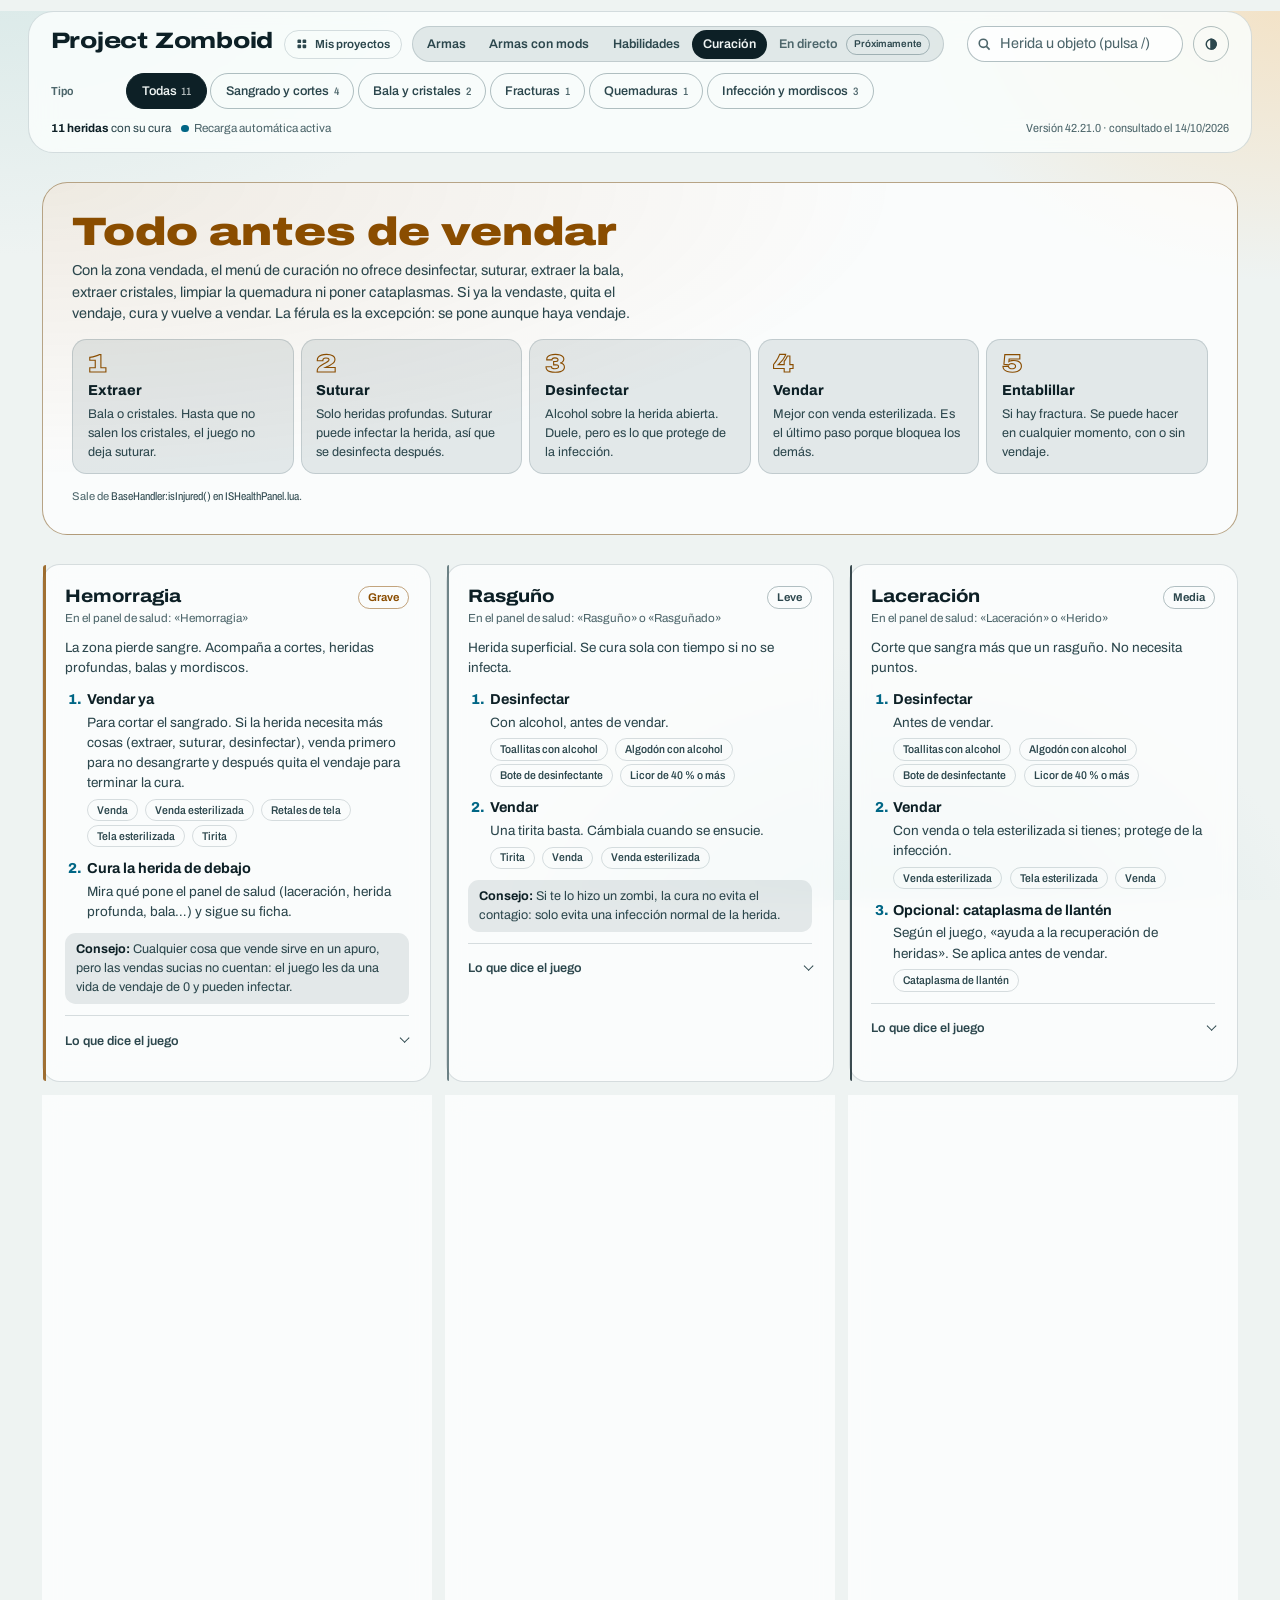
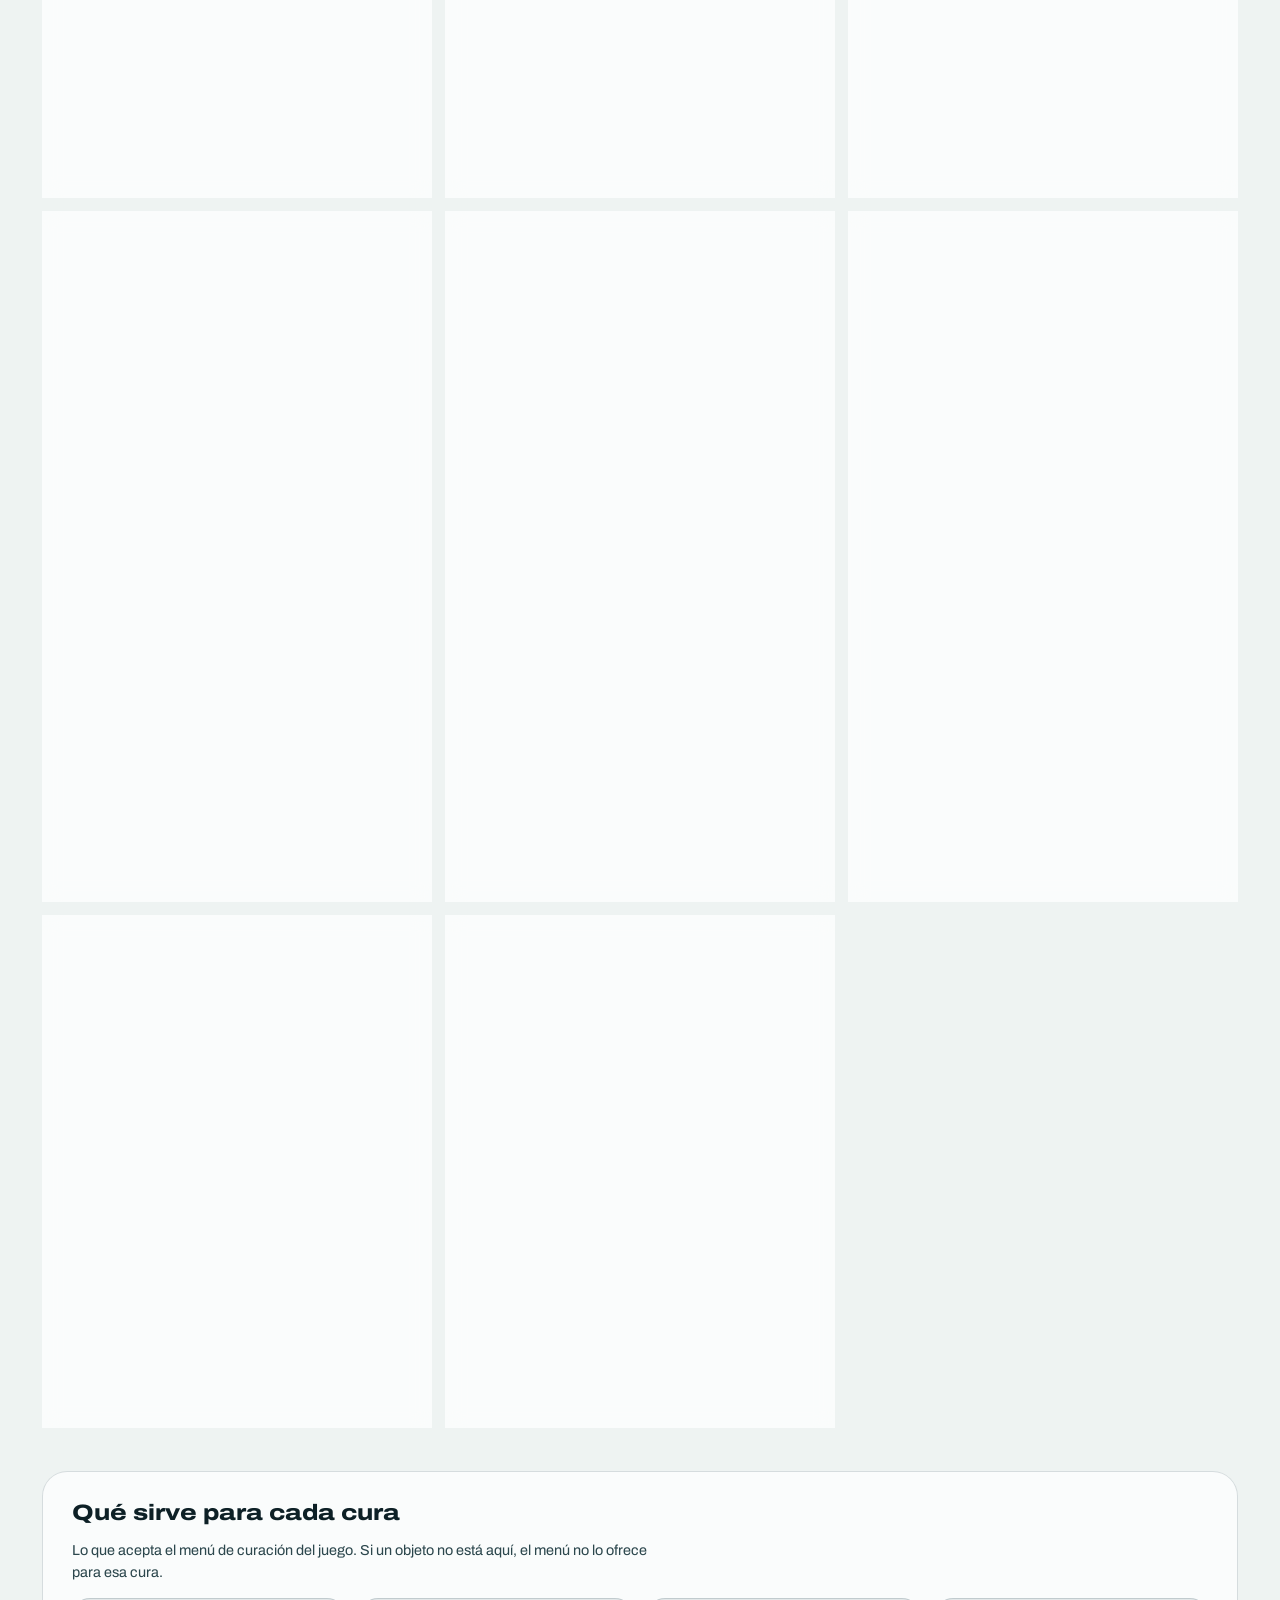
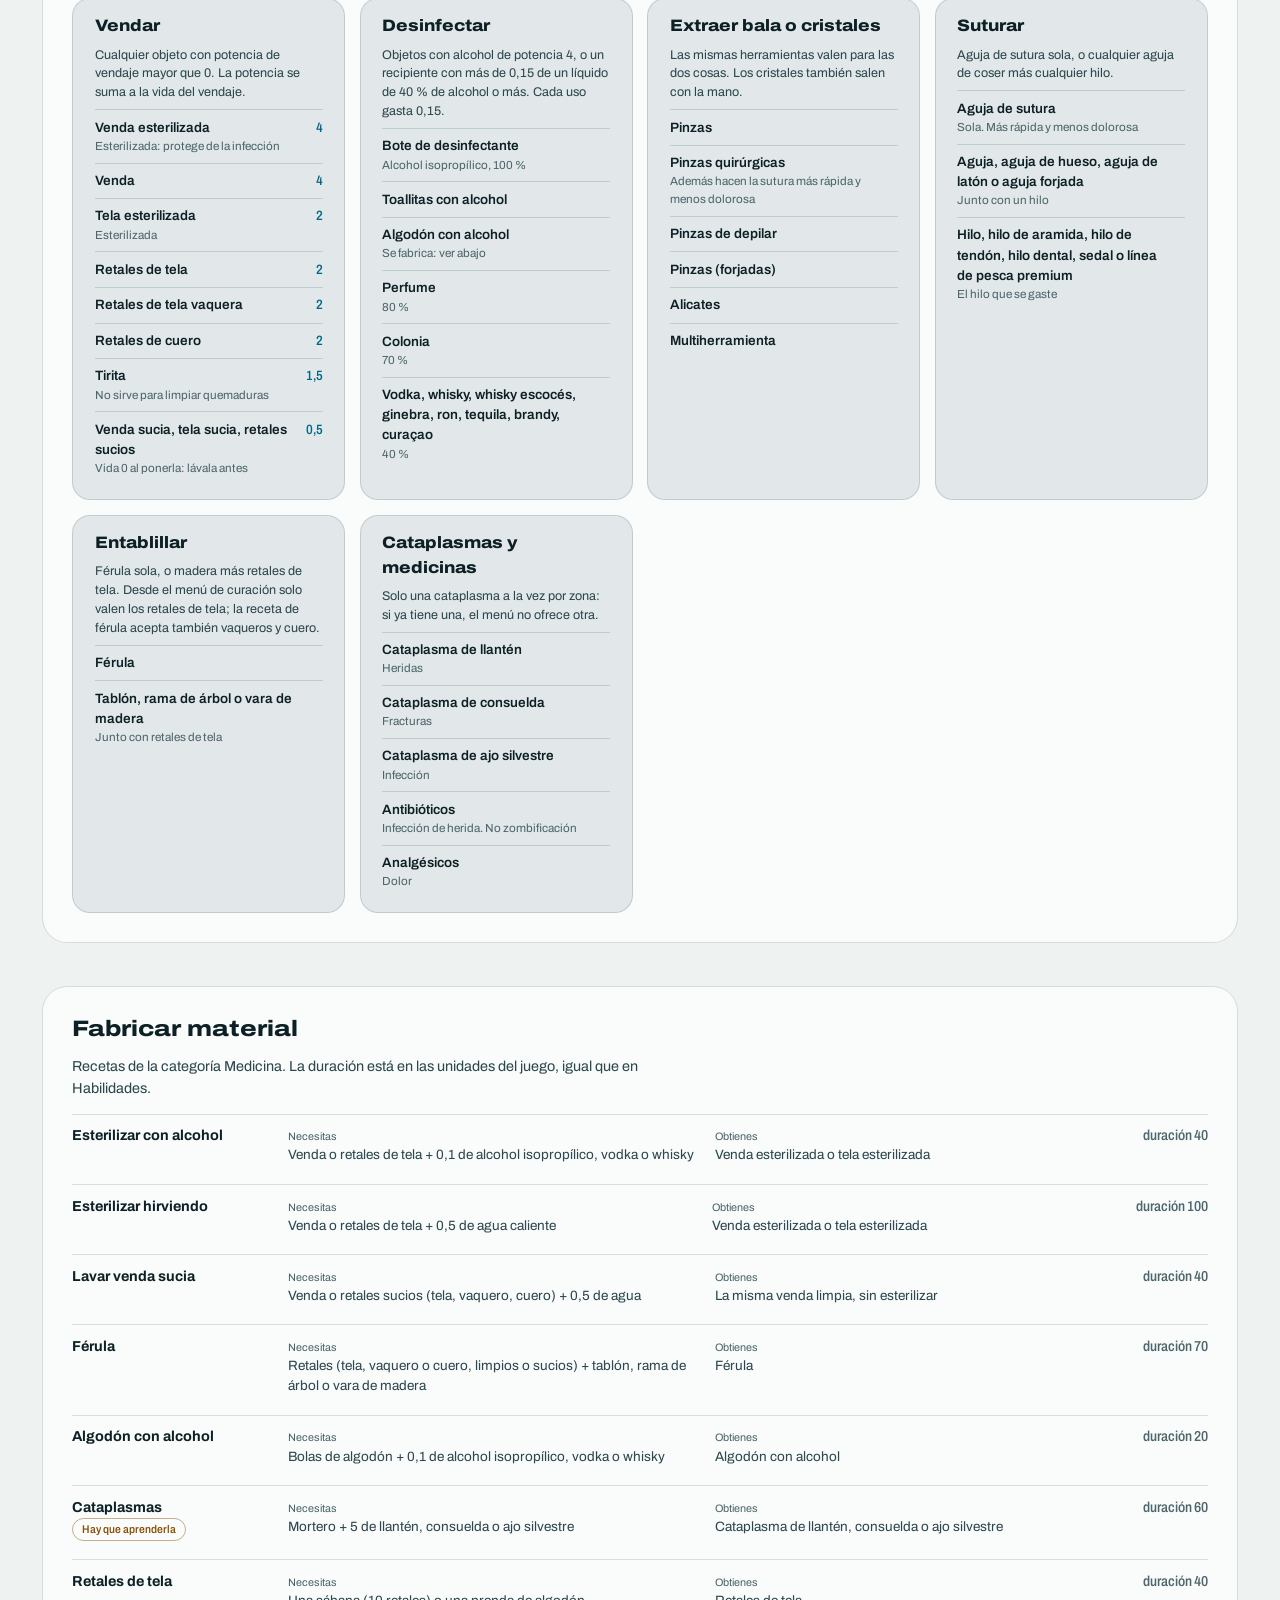
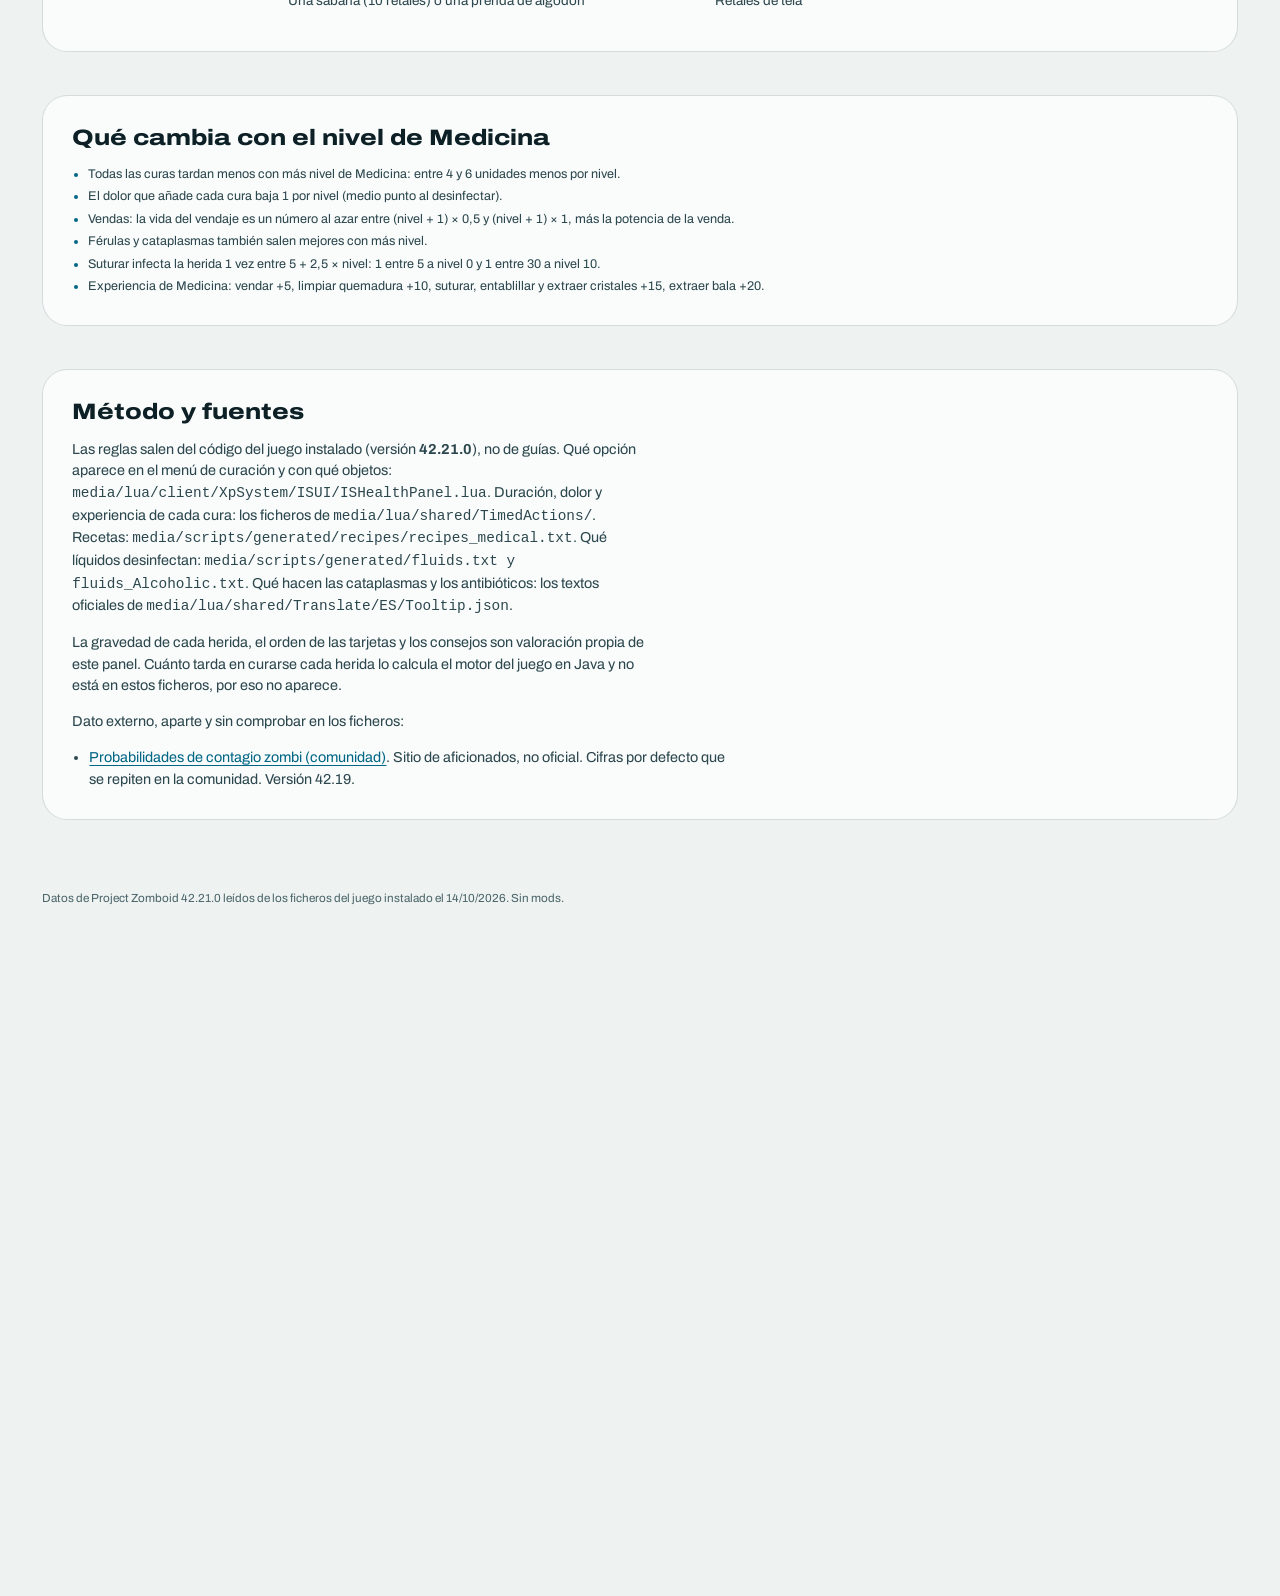
<file: curacion.html>
<!doctype html>
<html lang="es">
<head>
  <meta charset="utf-8">
  <meta name="viewport" content="width=device-width, initial-scale=1">
  <title>Curación en Knox</title>
  <meta name="description" content="Cómo curar cada herida en Project Zomboid 42.21: hemorragias, balas, heridas profundas, fracturas, quemaduras e infección, con datos de los ficheros del juego.">
  <meta name="color-scheme" content="dark light">
  <link rel="preconnect" href="https://fonts.googleapis.com">
  <link rel="preconnect" href="https://fonts.gstatic.com" crossorigin>
  <link rel="stylesheet" href="https://fonts.googleapis.com/css2?family=Archivo:wdth,wght@62..125,100..900&display=swap">
  <link rel="stylesheet" href="styles.css">
  <script src="publicado.js" defer></script>
  <link rel="icon" href="data:image/svg+xml,%3Csvg xmlns='http://www.w3.org/2000/svg' viewBox='0 0 32 32'%3E%3Crect width='32' height='32' rx='8' fill='%230C171B'/%3E%3Cpath d='M13 7h6v6h6v6h-6v6h-6v-6H7v-6h6z' fill='none' stroke='%235CE1E6' stroke-width='2'/%3E%3C/svg%3E">
</head>
<body data-page="curacion">
  <a class="skip" href="#contenido">Saltar a la guía</a>

  <header class="topbar" id="topbar">
    <div class="topbar__inner">
      <div class="toprow">
        <div class="brand">
          <h1>Project Zomboid</h1>
          <nav class="tabs" aria-label="Secciones">
            <a class="tab" href="index.html">Armas</a>
            <a class="tab" href="firearms.html">Armas con mods</a>
            <a class="tab" href="habilidades.html">Habilidades</a>
            <a class="tab" href="curacion.html" aria-current="page">Curación</a>
            <a class="tab" href="directo.html">En directo</a>
          </nav>
        </div>
        <label class="search">
          <span class="sr-only">Buscar herida u objeto</span>
          <svg viewBox="0 0 16 16" fill="none" stroke="currentColor" stroke-width="1.8" aria-hidden="true"><circle cx="7" cy="7" r="4.5"/><path d="m10.5 10.5 3.5 3.5"/></svg>
          <input type="search" id="q" placeholder="Herida u objeto (pulsa /)" autocomplete="off" spellcheck="false">
        </label>
        <div class="controls" role="group" aria-label="Opciones de vista">
          <button class="btn btn--icon" type="button" id="themeBtn" aria-label="Cambiar tema" title="Cambiar tema">
            <svg viewBox="0 0 16 16" fill="none" stroke="currentColor" stroke-width="1.6" aria-hidden="true"><circle cx="8" cy="8" r="5.5"/><path d="M8 2.5v11" /><path d="M8 2.5a5.5 5.5 0 0 1 0 11z" fill="currentColor"/></svg>
            <span class="btn__label" id="themeLabel">Tema claro</span>
          </button>
        </div>
      </div>

      <div class="filterrow">
        <span class="chips__label" id="groupLabel">Tipo</span>
        <div class="chips" id="chips" role="group" aria-labelledby="groupLabel"></div>
      </div>

      <div class="statusline">
        <span class="coverage" id="coverage"></span>
        <span class="live" id="live" data-state="off"><span class="live__dot" aria-hidden="true"></span><span id="liveText" class="live__text">Recarga automática: comprobando</span></span>
        <span class="statusline__meta" id="brandMeta"></span>
      </div>
    </div>
  </header>

  <main id="contenido" tabindex="-1">
    <section class="heal-rule" id="regla" aria-labelledby="regla-t"></section>

    <div class="cards heal-cards" id="injuries"></div>

    <section class="panel" id="botiquin" aria-labelledby="botiquin-t">
      <h2 id="botiquin-t">Qué sirve para cada cura</h2>
      <p>Lo que acepta el menú de curación del juego. Si un objeto no está aquí, el menú no lo ofrece para esa cura.</p>
      <div class="kit" id="kit"></div>
    </section>

    <section class="panel" id="fabricar" aria-labelledby="fabricar-t">
      <h2 id="fabricar-t">Fabricar material</h2>
      <p>Recetas de la categoría Medicina. La duración está en las unidades del juego, igual que en Habilidades.</p>
      <ul class="heal-recipes" id="recipes"></ul>
    </section>

    <section class="panel" id="medicina" aria-labelledby="medicina-t">
      <h2 id="medicina-t">Qué cambia con el nivel de Medicina</h2>
      <ul class="bullets" id="doctor"></ul>
    </section>

    <section class="panel" id="metodo" aria-labelledby="metodo-t">
      <h2 id="metodo-t">Método y fuentes</h2>
      <div id="method"></div>
    </section>
  </main>

  <footer><p id="footnote"></p></footer>

  <script src="curacion.js"></script>
  <script>
  (() => {
    'use strict';
    const DATA_FILE = 'curacion.js';
    const $ = s => document.querySelector(s);
    const esc = s => String(s ?? '').replace(/[&<>"']/g, ch => ({ '&': '&amp;', '<': '&lt;', '>': '&gt;', '"': '&quot;', "'": '&#39;' }[ch]));
    const norm = s => String(s || '').normalize('NFD').replace(/[̀-ͯ]/g, '').toLowerCase();
    const fmt = n => Number(n).toLocaleString('es-ES', { maximumFractionDigits: 2 });
    const store = {
      get(k) { try { return localStorage.getItem(k); } catch { return null; } },
      set(k, v) { try { localStorage.setItem(k, v); } catch { /* sin almacenamiento */ } },
    };
    const data = () => window.PZ_HEAL || { meta: {}, rule: { order: [] }, groups: [], injuries: [], kit: [], recipes: [], doctor: [], sources: [] };
    const SEVERITY = { leve: 'Leve', media: 'Media', grave: 'Grave', mortal: 'Mortal' };

    // ---------- Estado en la URL ----------
    const state = { group: 'all', q: '' };
    function readHash() {
      const p = new URLSearchParams(location.hash.replace(/^#/, ''));
      state.group = data().groups.some(g => g.id === p.get('tipo')) ? p.get('tipo') : 'all';
      state.q = p.get('q') || '';
      $('#q').value = state.q;
    }
    function writeHash() {
      const p = new URLSearchParams();
      if (state.group !== 'all') p.set('tipo', state.group);
      if (state.q) p.set('q', state.q);
      const h = p.toString();
      history.replaceState(null, '', h ? '#' + h : location.pathname + location.search);
    }

    function haystack(w) {
      return norm([w.name, ...w.panel, w.what, ...w.steps.flatMap(s => [s.t, s.d, ...(s.items || [])])].join(' '));
    }
    function visible(w) {
      if (state.group !== 'all' && w.group !== state.group) return false;
      return !state.q || haystack(w).includes(norm(state.q));
    }

    // ---------- Render ----------
    function renderRule() {
      const r = data().rule;
      $('#regla').innerHTML = `
        <div class="heal-rule__head">
          <h2 id="regla-t">${esc(r.title)}</h2>
          <p>${esc(r.text)}</p>
        </div>
        <ol class="heal-order">${r.order.map(o => `<li><strong>${esc(o.t)}</strong><span>${esc(o.d)}</span></li>`).join('')}</ol>
        <p class="path">Sale de <code>${esc(r.src)}</code>.</p>`;
    }

    function renderChips() {
      const d = data();
      $('#chips').innerHTML = d.groups.map(g => {
        const n = g.id === 'all' ? d.injuries.length : d.injuries.filter(w => w.group === g.id).length;
        return `<button type="button" class="chip" data-group="${g.id}" aria-pressed="${state.group === g.id}">${esc(g.label)} <span class="chip__n num">${n}</span></button>`;
      }).join('');
    }

    function stepHtml(s) {
      const items = (s.items || []).map(i => `<li class="tag">${esc(i)}</li>`).join('');
      return `<li><span class="step__t">${esc(s.t)}</span><span class="step__d">${esc(s.d || '')}</span>${items ? `<ul class="tags step__items" aria-label="Qué necesitas">${items}</ul>` : ''}</li>`;
    }

    function card(w) {
      return `<article class="card heal-card" id="h-${esc(w.id)}" data-severity="${esc(w.severity)}" aria-labelledby="n-${esc(w.id)}">
        <div class="heal-card__head">
          <div>
            <h3 class="card__name" id="n-${esc(w.id)}">${esc(w.name)}</h3>
            <p class="card__alias">En el panel de salud: ${w.panel.map(p => `«${esc(p)}»`).join(' o ')}</p>
          </div>
          <span class="sev" data-severity="${esc(w.severity)}">${esc(SEVERITY[w.severity])}</span>
        </div>
        <p class="card__reason">${esc(w.what)}</p>
        <ol class="heal-steps">${w.steps.map(stepHtml).join('')}</ol>
        ${w.tip ? `<p class="heal-tip"><strong>Consejo:</strong> ${esc(w.tip)}</p>` : ''}
        ${w.community ? `<p class="heal-tip heal-tip--community"><strong>Dato de la comunidad:</strong> ${esc(w.community)}</p>` : ''}
        <details class="more">
          <summary>Lo que dice el juego</summary>
          <div class="more__body">
            <dl class="kv">${w.facts.map(([k, v]) => `<dt>${esc(k)}</dt><dd>${esc(v)}</dd>`).join('')}</dl>
            <p class="path">Fuente: ${w.src.map(s => `<code>${esc(s)}</code>`).join(', ')}. Las duraciones están en unidades del juego.</p>
          </div>
        </details>
      </article>`;
    }

    function renderInjuries() {
      const list = data().injuries.filter(visible);
      $('#injuries').innerHTML = list.length ? list.map(card).join('')
        : `<p class="empty-tier">Ninguna herida coincide con «${esc(state.q)}». Prueba con el nombre que sale en el panel de salud, como «Fractura», o con un objeto, como «pinzas».</p>`;
      const total = data().injuries.length;
      $('#coverage').innerHTML = `<strong>${total} heridas</strong> con su cura${list.length === total ? '' : ` · mostrando ${list.length}`}`;
    }

    function renderStatic() {
      const d = data(), m = d.meta;
      $('#kit').innerHTML = d.kit.map(k => `<section class="kit__group" aria-labelledby="k-${k.id}">
        <h3 id="k-${k.id}">${esc(k.title)}</h3>
        <p class="kit__rule">${esc(k.rule)}</p>
        <ul class="kit__list">${k.items.map(i => `<li><span class="kit__name">${esc(i.n)}</span>${i.v != null ? `<span class="kit__v num" title="Potencia de vendaje">${fmt(i.v)}</span>` : ''}${i.note ? `<span class="kit__note">${esc(i.note)}</span>` : ''}</li>`).join('')}</ul>
      </section>`).join('');
      $('#recipes').innerHTML = d.recipes.map(r => `<li>
        <span class="heal-recipe__n">${esc(r.n)}${r.learn ? ' <span class="tag tag--learn">Hay que aprenderla</span>' : ''}</span>
        <span class="heal-recipe__io"><span class="muted">Necesitas</span> ${esc(r.in)}</span>
        <span class="heal-recipe__io"><span class="muted">Obtienes</span> ${esc(r.out)}</span>
        <span class="muted num">duración ${r.t}</span>
      </li>`).join('');
      $('#doctor').innerHTML = d.doctor.map(t => `<li>${esc(t)}</li>`).join('');
      $('#brandMeta').textContent = `Versión ${m.version} · consultado el ${m.consulted}`;
      $('#method').innerHTML = `
        <p>Las reglas salen del código del juego instalado (versión <strong>${esc(m.version)}</strong>), no de guías. Qué opción aparece en el menú de curación y con qué objetos: <code>${esc(m.panelFile)}</code>. Duración, dolor y experiencia de cada cura: los ficheros de <code>${esc(m.actionsDir)}</code>. Recetas: <code>${esc(m.recipesFile)}</code>. Qué líquidos desinfectan: <code>${esc(m.fluidsFiles)}</code>. Qué hacen las cataplasmas y los antibióticos: los textos oficiales de <code>${esc(m.tooltipFile)}</code>.</p>
        <p>La gravedad de cada herida, el orden de las tarjetas y los consejos son valoración propia de este panel. Cuánto tarda en curarse cada herida lo calcula el motor del juego en Java y no está en estos ficheros, por eso no aparece.</p>
        <p>Dato externo, aparte y sin comprobar en los ficheros:</p>
        <ul class="sources">${d.sources.map(s => `<li><a href="${esc(s.url)}" target="_blank" rel="noopener noreferrer">${esc(s.title)}</a>. ${esc(s.where)} Versión ${esc(s.version)}.</li>`).join('')}</ul>`;
      $('#footnote').textContent = `Datos de Project Zomboid ${m.version} leídos de los ficheros del juego instalado el ${m.consulted}. Sin mods.`;
    }

    function render() { renderRule(); renderChips(); renderInjuries(); renderStatic(); }

    // ---------- Eventos ----------
    document.addEventListener('click', e => {
      const chip = e.target.closest('[data-group]');
      if (chip) { state.group = chip.dataset.group; writeHash(); renderChips(); renderInjuries(); }
    });
    window.addEventListener('hashchange', () => { readHash(); renderChips(); renderInjuries(); });
    let qTimer;
    $('#q').addEventListener('input', e => {
      clearTimeout(qTimer);
      qTimer = setTimeout(() => { state.q = e.target.value.trim(); writeHash(); renderInjuries(); }, 120);
    });
    document.addEventListener('keydown', e => {
      if (e.key === '/' && document.activeElement !== $('#q') && !e.ctrlKey && !e.metaKey) { e.preventDefault(); $('#q').focus(); }
      if (e.key === 'Escape' && document.activeElement === $('#q') && state.q) { state.q = ''; $('#q').value = ''; writeHash(); renderInjuries(); }
    });

    // ---------- Tema ----------
    const currentTheme = () => document.documentElement.dataset.theme || (matchMedia('(prefers-color-scheme: light)').matches ? 'light' : 'dark');
    function applyTheme(t) {
      if (t) document.documentElement.dataset.theme = t;
      const next = currentTheme() === 'dark' ? 'Tema claro' : 'Tema oscuro';
      $('#themeLabel').textContent = next;
      $('#themeBtn').setAttribute('aria-label', 'Cambiar a ' + next.toLowerCase());
      $('#themeBtn').title = 'Cambiar a ' + next.toLowerCase();
    }
    $('#themeBtn').addEventListener('click', () => { const t = currentTheme() === 'dark' ? 'light' : 'dark'; store.set('pz-theme', t); applyTheme(t); });

    // ---------- Recarga automática (datos: repinta; página o estilos: recarga) ----------
    const last = {};
    const live = $('#live'), liveText = $('#liveText');
    async function poll() {
      try {
        for (const f of [DATA_FILE, 'curacion.html', 'styles.css']) {
          const res = await fetch(f, { cache: 'no-store' });
          if (!res.ok) throw new Error('HTTP ' + res.status);
          const text = await res.text();
          if (last[f] !== undefined && text !== last[f]) {
            if (f !== DATA_FILE) { location.reload(); return; }
            const sc = document.createElement('script'); sc.textContent = text; document.head.appendChild(sc); sc.remove();
            render();
            live.dataset.state = 'flash'; liveText.textContent = 'Datos actualizados ' + new Date().toLocaleTimeString('es-ES');
            setTimeout(() => { live.dataset.state = 'on'; }, 1500);
          }
          last[f] = text;
        }
        if (live.dataset.state === 'off') { live.dataset.state = 'on'; liveText.textContent = 'Recarga automática activa'; }
      } catch {
        live.dataset.state = 'off'; liveText.textContent = 'Recarga automática desactivada: abre el panel con el servidor local';
        return;
      }
      setTimeout(poll, document.hidden ? 10000 : 2000);
    }

    new ResizeObserver(() => document.documentElement.style.setProperty('--header-h', $('#topbar').offsetHeight + 'px')).observe($('#topbar'));
    readHash();
    const savedTheme = store.get('pz-theme');
    applyTheme(savedTheme === 'light' || savedTheme === 'dark' ? savedTheme : null);
    render();
    if (location.protocol.startsWith('http')) poll();
    else liveText.textContent = 'Recarga automática desactivada: abre el panel con el servidor local';
  })();
  </script>
</body>
</html>
</file>
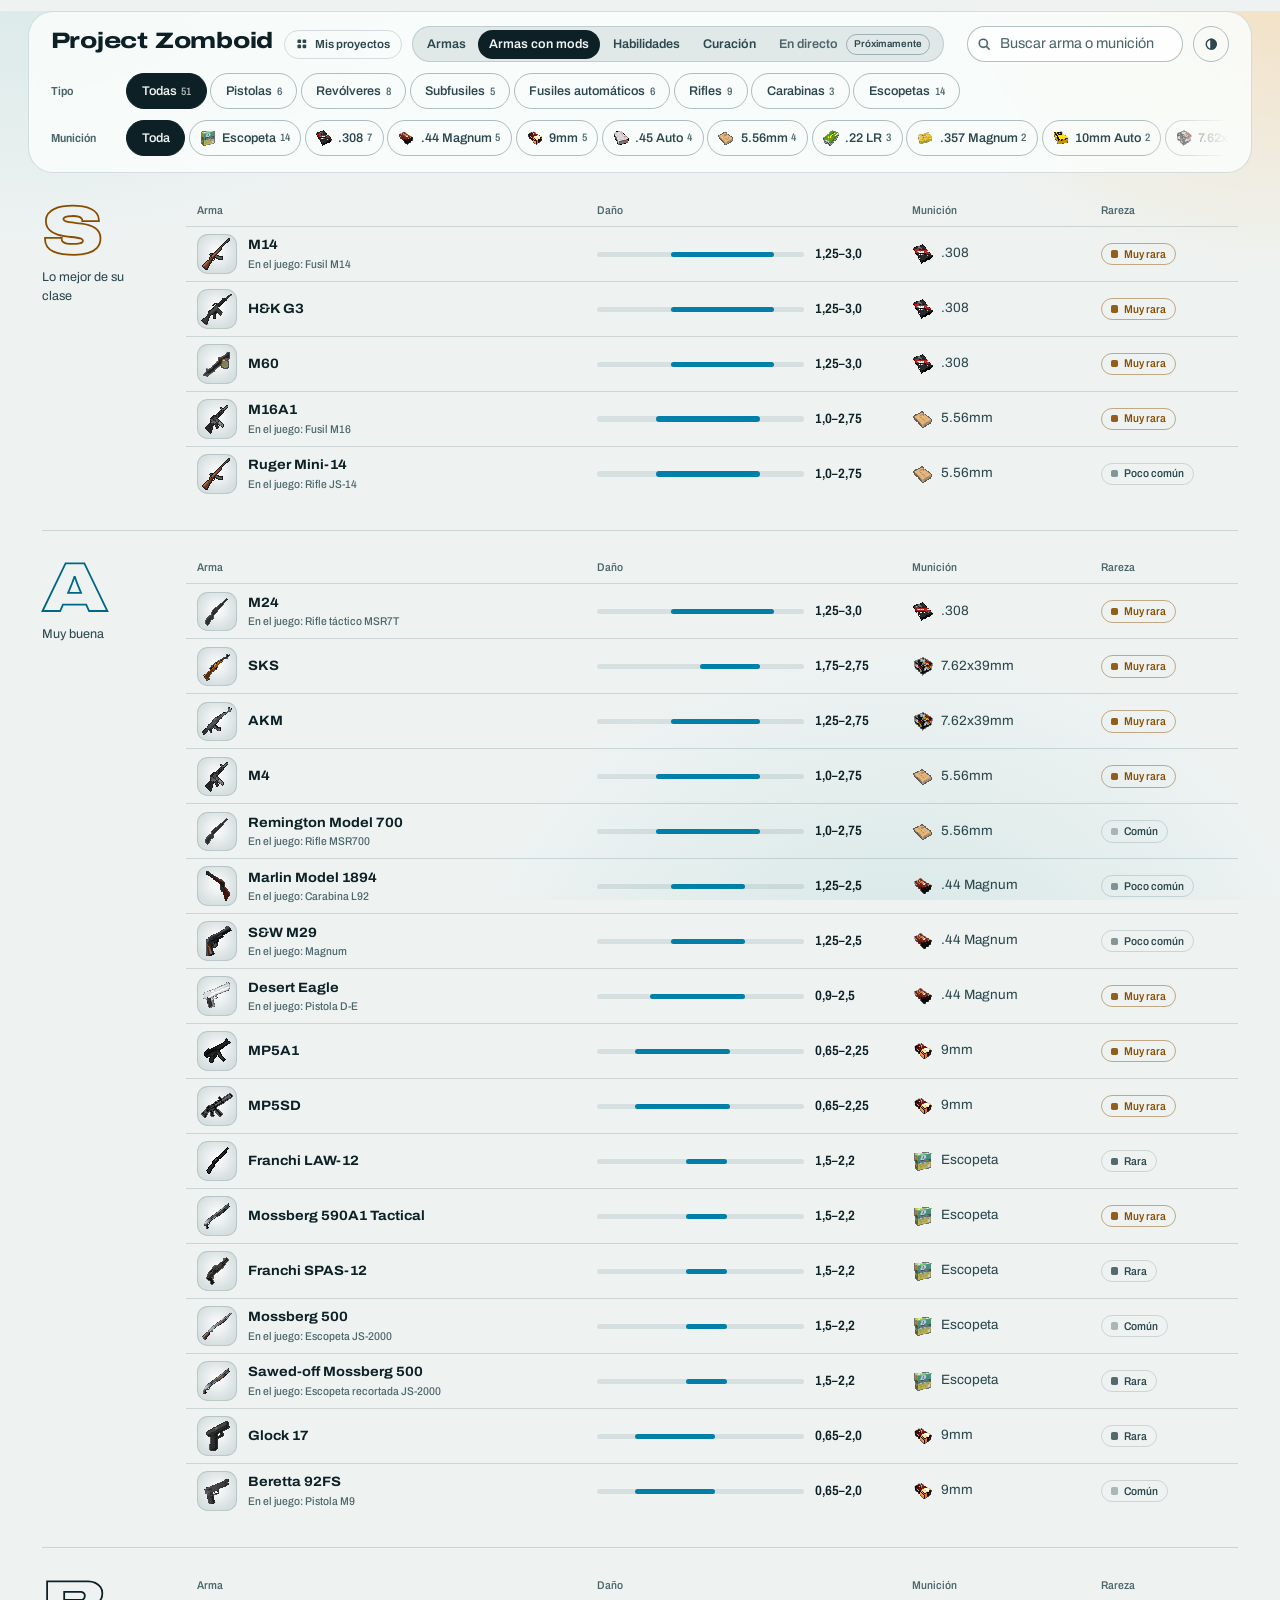
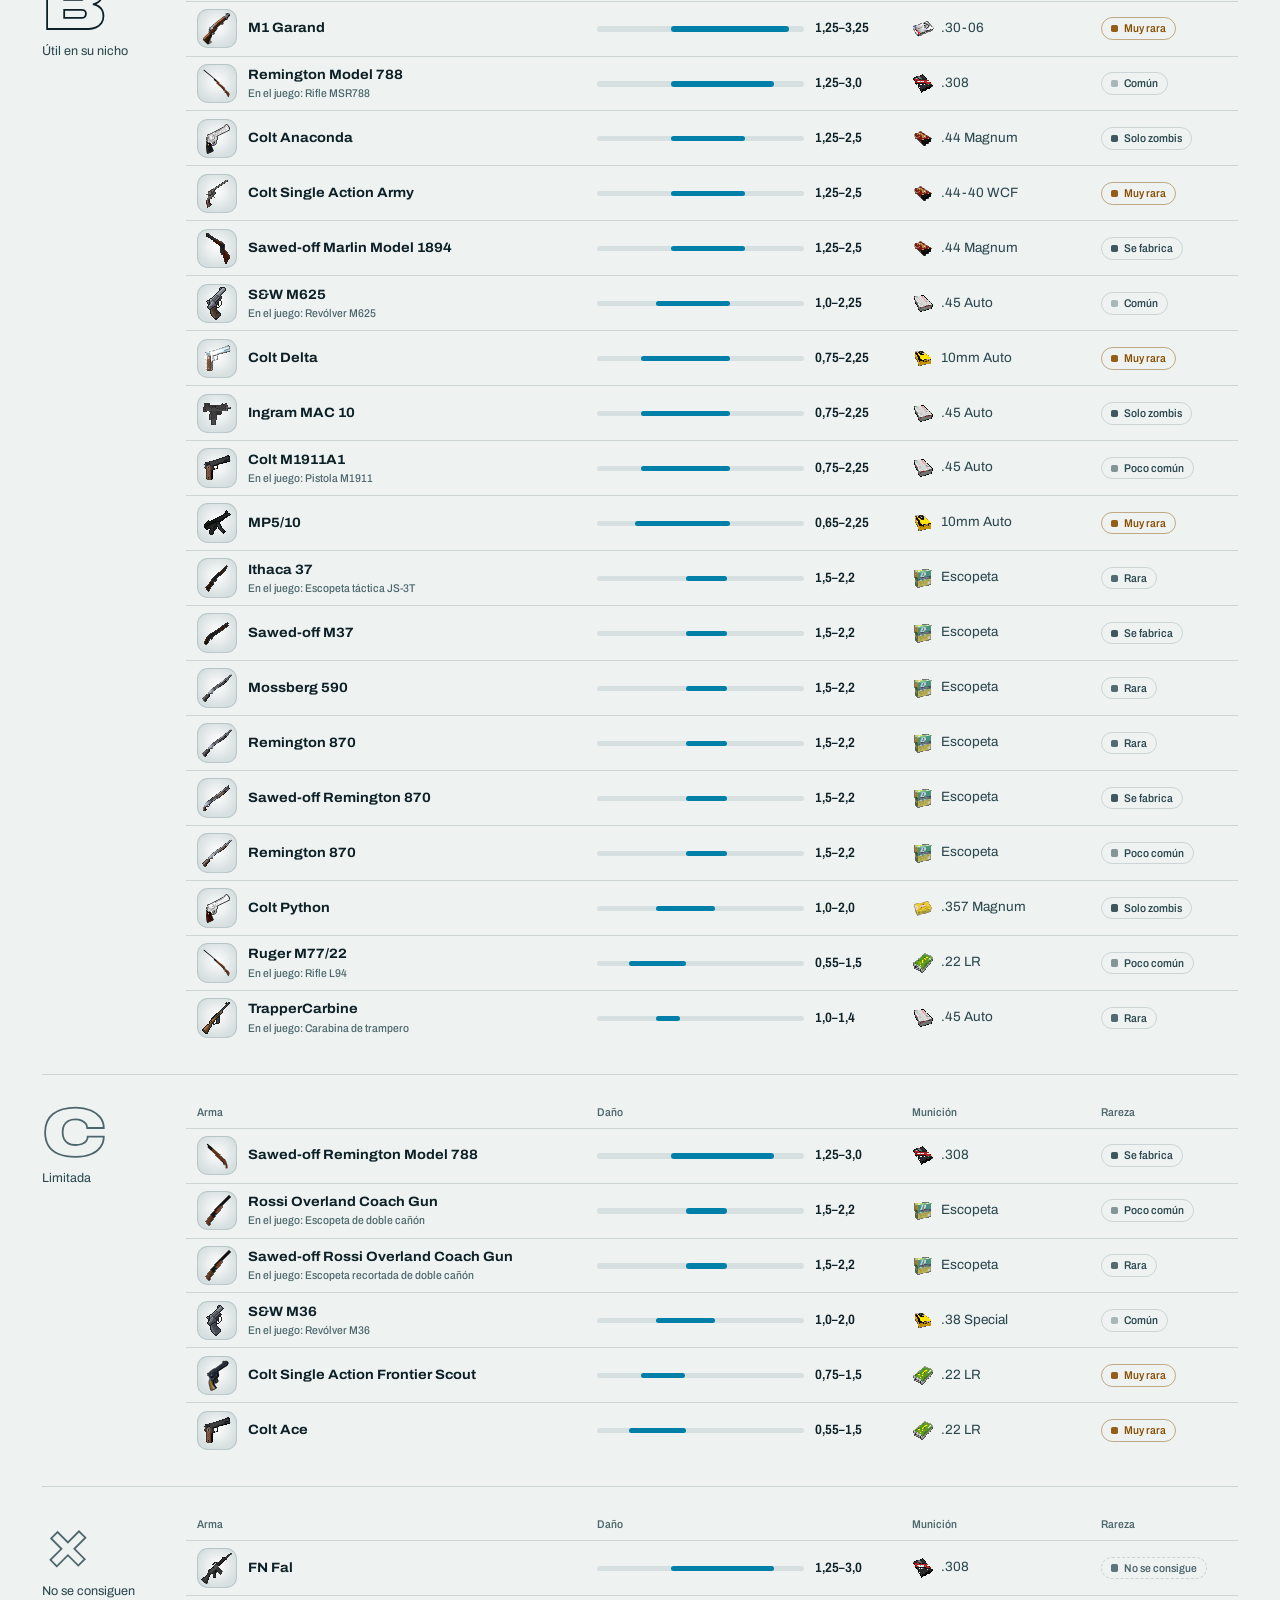
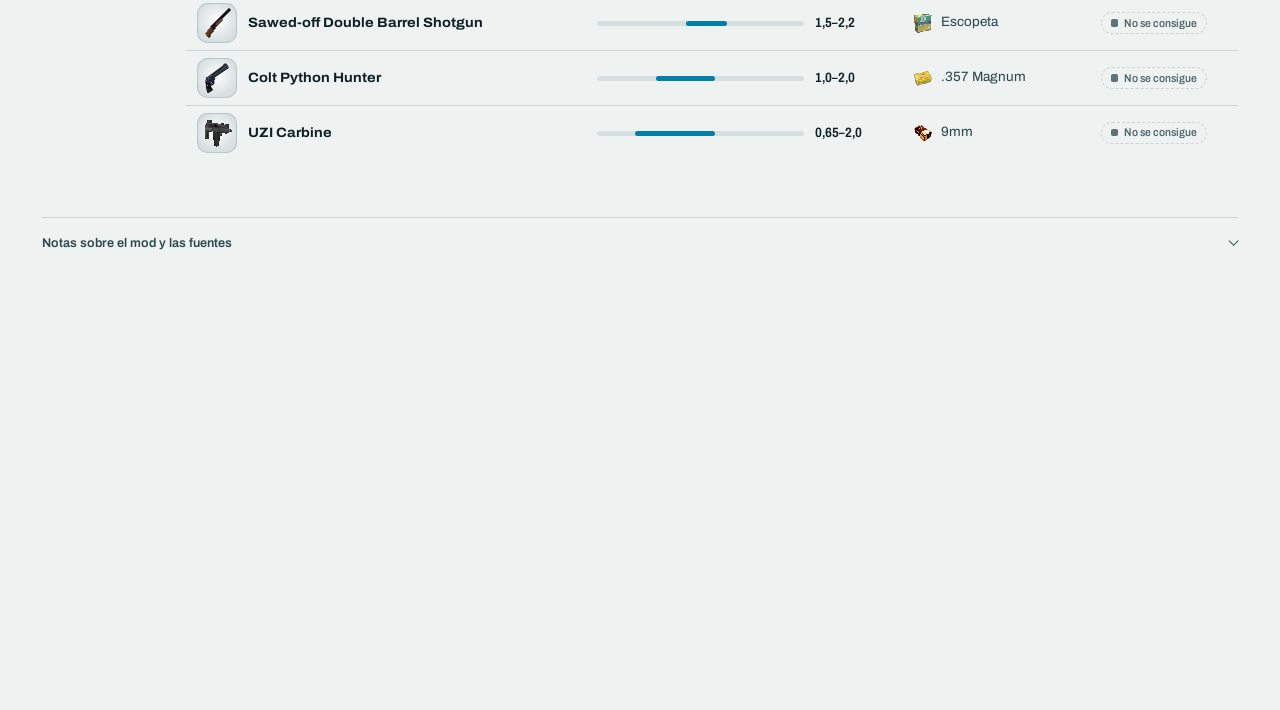
<file: firearms.html>
<!doctype html>
<html lang="es">
<head>
  <meta charset="utf-8">
  <meta name="viewport" content="width=device-width, initial-scale=1">
  <title>Armas con mods</title>
  <meta name="description" content="Daño, munición y rareza de todas las armas de fuego de Project Zomboid 42.21 con el mod Firearms B42, ordenadas por tier.">
  <meta name="color-scheme" content="dark light">
  <link rel="preconnect" href="https://fonts.googleapis.com">
  <link rel="preconnect" href="https://fonts.gstatic.com" crossorigin>
  <link rel="stylesheet" href="https://fonts.googleapis.com/css2?family=Archivo:wdth,wght@62..125,100..900&display=swap">
  <link rel="stylesheet" href="styles.css">
  <script src="publicado.js" defer></script>
  <link rel="icon" href="data:image/svg+xml,%3Csvg xmlns='http://www.w3.org/2000/svg' viewBox='0 0 32 32'%3E%3Crect width='32' height='32' rx='8' fill='%230C171B'/%3E%3Ctext x='16' y='23' font-family='Arial Black,Arial' font-weight='900' font-size='20' text-anchor='middle' fill='none' stroke='%235CE1E6' stroke-width='1.6'%3ES%3C/text%3E%3C/svg%3E">
</head>
<body data-page="firearms">
  <a class="skip" href="#contenido">Saltar a las armas</a>

  <header class="topbar" id="topbar">
    <div class="topbar__inner">
      <div class="toprow">
        <div class="brand">
          <h1>Project Zomboid</h1>
          <nav class="tabs" aria-label="Secciones">
            <a class="tab" href="index.html">Armas</a>
            <a class="tab" href="firearms.html" aria-current="page">Armas con mods</a>
            <a class="tab" href="habilidades.html">Habilidades</a>
            <a class="tab" href="curacion.html">Curación</a>
            <a class="tab" href="directo.html">En directo</a>
          </nav>
        </div>
        <label class="search">
          <span class="sr-only">Buscar arma o munición</span>
          <svg viewBox="0 0 16 16" fill="none" stroke="currentColor" stroke-width="1.8" aria-hidden="true"><circle cx="7" cy="7" r="4.5"/><path d="m10.5 10.5 3.5 3.5"/></svg>
          <input type="search" id="q" placeholder="Buscar arma o munición (pulsa /)" autocomplete="off" spellcheck="false">
        </label>
        <div class="controls" role="group" aria-label="Opciones de vista">
          <button class="btn btn--icon" type="button" id="themeBtn" aria-label="Cambiar tema" title="Cambiar tema">
            <svg viewBox="0 0 16 16" fill="none" stroke="currentColor" stroke-width="1.6" aria-hidden="true"><circle cx="8" cy="8" r="5.5"/><path d="M8 2.5v11" /><path d="M8 2.5a5.5 5.5 0 0 1 0 11z" fill="currentColor"/></svg>
            <span class="btn__label" id="themeLabel">Tema claro</span>
          </button>
        </div>
      </div>

      <div class="filterrow">
        <span class="chips__label" id="catLabel">Tipo</span>
        <div class="chips" id="chips" role="group" aria-labelledby="catLabel"></div>
      </div>
      <div class="filterrow">
        <span class="chips__label" id="ammoLabel">Munición</span>
        <div class="chips" id="ammoChips" role="group" aria-labelledby="ammoLabel"></div>
      </div>
    </div>
  </header>

  <main id="contenido" tabindex="-1">
    <div id="tiers"></div>

    <details class="more modinfo">
      <summary>Notas sobre el mod y las fuentes</summary>
      <div class="more__body" id="notes"></div>
    </details>
  </main>

  <script src="firearms-data.js"></script>
  <script>
  (() => {
    'use strict';

    const CATS = [
      { id: 'all', label: 'Todas', match: () => true },
      { id: 'pistolas', label: 'Pistolas', match: c => c === 'pistola' },
      { id: 'revolveres', label: 'Revólveres', match: c => c === 'revolver' },
      { id: 'subfusiles', label: 'Subfusiles', match: c => c === 'subfusil' },
      { id: 'auto', label: 'Fusiles automáticos', match: c => c === 'automatica' },
      { id: 'rifles', label: 'Rifles', match: c => c === 'rifle' },
      { id: 'carabinas', label: 'Carabinas', match: c => c === 'carabina' },
      { id: 'escopetas', label: 'Escopetas', match: c => c === 'escopeta' },
    ];
    const TIERS = [
      { id: 'S', caption: 'Lo mejor de su clase' },
      { id: 'A', caption: 'Muy buena' },
      { id: 'B', caption: 'Útil en su nicho' },
      { id: 'C', caption: 'Limitada' },
      { id: 'X', letter: '×', caption: 'No se consiguen' },
    ];
    const DMG_MAX = 3.5;

    // ---------- Estado en la URL (sobrevive a recargas) ----------
    const store = {
      get(k) { try { return localStorage.getItem(k); } catch { return null; } },
      set(k, v) { try { localStorage.setItem(k, v); } catch { /* sin almacenamiento */ } },
    };
    const state = { cat: 'all', ammo: 'all', q: '' };
    function readHash() {
      const p = new URLSearchParams(location.hash.replace(/^#/, ''));
      if (p.has('cat') && CATS.some(c => c.id === p.get('cat'))) state.cat = p.get('cat');
      if (p.has('ammo')) state.ammo = p.get('ammo');
      if (p.has('q')) state.q = p.get('q');
    }
    function writeHash() {
      const p = new URLSearchParams();
      if (state.cat !== 'all') p.set('cat', state.cat);
      if (state.ammo !== 'all') p.set('ammo', state.ammo);
      if (state.q) p.set('q', state.q);
      const h = p.toString();
      history.replaceState(null, '', h ? '#' + h : location.pathname + location.search);
    }

    // ---------- Utilidades ----------
    const $ = s => document.querySelector(s);
    const esc = s => String(s ?? '').replace(/[&<>"']/g, ch => ({ '&': '&amp;', '<': '&lt;', '>': '&gt;', '"': '&quot;', "'": '&#39;' }[ch]));
    const norm = s => String(s || '').normalize('NFD').replace(/[̀-ͯ]/g, '').toLowerCase();
    const dmg = n => Number(n).toLocaleString('es-ES', { minimumFractionDigits: 1, maximumFractionDigits: 2 });
    const pct = v => Math.max(0, Math.min(100, (v / DMG_MAX) * 100));
    const tierOf = w => w.tier || 'X';
    const data = () => window.PZ_MODS || { meta: { mod: {} }, weapons: [], ammo: [], findings: [] };
    const ammoLabel = name => { const t = String(name || '').replace(/^Cartuchos?\s+(de\s+)?/i, '').replace(/\s+Round$/i, ''); return t.charAt(0).toUpperCase() + t.slice(1); };
    const boxIcon = items => { const b = (items || []).find(a => a.role === 'Caja' && a.icon) || (items || []).find(a => a.icon); return b ? b.icon : null; };
    const rarityText = w => w.tier ? w.rarity.level : 'No se consigue';

    function visible(w) {
      const cat = CATS.find(c => c.id === state.cat) || CATS[0];
      if (!cat.match(w.category)) return false;
      if (state.ammo !== 'all' && w.stats.ammoId !== state.ammo) return false;
      if (!state.q) return true;
      const q = norm(state.q);
      return [w.name, w.nameReal, w.short, w.stats.ammo, w.stats.ammoEn].some(x => norm(x).includes(q));
    }

    // ---------- Render ----------
    function renderChips() {
      const ws = data().weapons;
      $('#chips').innerHTML = CATS.map(c =>
        `<button type="button" class="chip" data-cat="${c.id}" aria-pressed="${state.cat === c.id}">${esc(c.label)} <span class="chip__n num">${ws.filter(w => c.match(w.category)).length}</span></button>`).join('');
      const types = data().ammo.map(a => ({ ...a, n: ws.filter(w => w.stats.ammoId === a.id).length })).sort((a, b) => b.n - a.n);
      if (state.ammo !== 'all' && !types.some(t => t.id === state.ammo)) state.ammo = 'all';
      $('#ammoChips').innerHTML = `<button type="button" class="chip" data-ammo="all" aria-pressed="${state.ammo === 'all'}">Toda</button>` +
        types.map(t => `<button type="button" class="chip chip--ammo" data-ammo="${esc(t.id)}" aria-pressed="${state.ammo === t.id}">${boxIcon(t.items) ? `<img class="mini-icon" src="${esc(boxIcon(t.items))}" alt="" width="32" height="32" loading="lazy">` : ''}${esc(ammoLabel(t.name))} <span class="chip__n num">${t.n}</span></button>`).join('');
    }

    function row(w) {
      const s = w.stats, left = pct(s.dmgMin), width = Math.max(2, pct(s.dmgMax) - left);
      const name = w.nameReal || w.name;
      return `<tr id="w-${esc(w.id)}" title="${esc(w.reason)}">
        <th scope="row" class="wt__name">
          <span class="wt__icon">${w.icon ? `<img src="${esc(w.icon)}" alt="" width="32" height="32" loading="lazy">` : ''}</span>
          <span>${esc(name)}${w.name && w.name !== name ? `<span class="wt__alias">En el juego: ${esc(w.name)}</span>` : ''}</span>
        </th>
        <td class="wt__dmg"><span class="wt__bar" aria-hidden="true"><span style="left:${left}%;width:${width}%"></span></span><span class="num">${dmg(s.dmgMin)}–${dmg(s.dmgMax)}</span></td>
        <td class="wt__ammo">${boxIcon(w.ammoItems) ? `<img class="mini-icon" src="${esc(boxIcon(w.ammoItems))}" alt="" width="32" height="32" loading="lazy">` : ''}${esc(ammoLabel(s.ammo))}</td>
        <td class="wt__rar"><span class="tag tag--rarity" data-level="${esc(rarityText(w))}">${esc(rarityText(w))}</span></td>
      </tr>`;
    }

    function renderTiers() {
      const ws = data().weapons;
      const html = TIERS.map(t => {
        const shown = ws.filter(w => tierOf(w) === t.id && visible(w)).sort((a, b) => b.stats.dmgMax - a.stats.dmgMax || b.stats.dmgMin - a.stats.dmgMin);
        if (!shown.length) return '';
        return `<section class="tier-group tier-group--rows" data-tier="${t.id}" aria-labelledby="t-${t.id}">
          <div class="tier-mark"><div class="tier-mark__inner">
            <h2 class="tier-letter" id="t-${t.id}">${t.letter ? `<span aria-hidden="true">${t.letter}</span>` : t.id}<span class="sr-only"> ${t.letter ? '' : 'tier: '}${esc(t.caption)}</span></h2>
            <p class="tier-caption" aria-hidden="true">${esc(t.caption)}</p>
          </div></div>
          <table class="wt">
            <thead><tr><th scope="col">Arma</th><th scope="col">Daño</th><th scope="col">Munición</th><th scope="col">Rareza</th></tr></thead>
            <tbody>${shown.map(row).join('')}</tbody>
          </table>
        </section>`;
      }).join('');
      $('#tiers').innerHTML = html || '<p class="empty-tier">Ninguna arma coincide con el filtro.</p>';
    }

    function renderNotes() {
      const d = data(), m = d.meta, mod = m.mod || {}, v = m.variants || [];
      $('#notes').innerHTML = `
        <p>Datos de Project Zomboid ${esc(m.version)} con <a href="${esc(mod.url)}" target="_blank" rel="noopener noreferrer">${esc(mod.name)}</a> ${esc(mod.version)}. Vale también para ${esc((v[1] || {}).name)}, que tiene las mismas cifras. Con ${esc((v[2] || {}).name)} las armas son las del juego base: usa la pestaña Armas. El tier es valoración propia; pasa el ratón por un arma para ver el motivo.</p>
        <p class="label-sub">Fallos del mod</p>
        <ul class="sources">${(d.findings || []).map(f => `<li>${esc(f.claim)} <strong>${esc(f.verdict)}.</strong> ${esc(f.detail)}</li>`).join('')}</ul>`;
    }

    function render() { renderChips(); renderTiers(); }

    // ---------- Eventos ----------
    document.addEventListener('click', e => {
      const chip = e.target.closest('[data-cat]');
      if (chip) { state.cat = chip.dataset.cat; writeHash(); render(); return; }
      const ammoChip = e.target.closest('[data-ammo]');
      if (ammoChip) { state.ammo = ammoChip.dataset.ammo; writeHash(); render(); }
    });
    let qTimer;
    $('#q').addEventListener('input', e => {
      clearTimeout(qTimer);
      qTimer = setTimeout(() => { state.q = e.target.value.trim(); writeHash(); renderTiers(); }, 120);
    });
    document.addEventListener('keydown', e => {
      if (e.key === '/' && document.activeElement !== $('#q') && !e.target.closest('input, textarea')) { e.preventDefault(); $('#q').focus(); }
      if (e.key === 'Escape' && document.activeElement === $('#q') && state.q) { state.q = ''; $('#q').value = ''; writeHash(); renderTiers(); }
    });
    // La fila de munición va en una línea: la rueda del ratón la desplaza en horizontal
    document.addEventListener('wheel', e => {
      const r = e.target.closest('#ammoChips');
      if (!r || r.scrollWidth <= r.clientWidth || Math.abs(e.deltaX) > Math.abs(e.deltaY)) return;
      const max = r.scrollWidth - r.clientWidth;
      if ((e.deltaY < 0 && r.scrollLeft <= 0) || (e.deltaY > 0 && r.scrollLeft >= max)) return;
      e.preventDefault();
      r.scrollLeft += e.deltaY;
    }, { passive: false });

    // Tema: oscuro por defecto; el botón fija claro u oscuro y se recuerda
    function currentTheme() {
      return document.documentElement.dataset.theme || (matchMedia('(prefers-color-scheme: light)').matches ? 'light' : 'dark');
    }
    function applyTheme(t) {
      if (t) document.documentElement.dataset.theme = t;
      $('#themeLabel').textContent = currentTheme() === 'dark' ? 'Tema claro' : 'Tema oscuro';
      $('#themeBtn').setAttribute('aria-label', currentTheme() === 'dark' ? 'Cambiar a tema claro' : 'Cambiar a tema oscuro');
    }
    matchMedia('(prefers-color-scheme: light)').addEventListener('change', () => applyTheme(null));
    $('#themeBtn').addEventListener('click', () => { const t = currentTheme() === 'dark' ? 'light' : 'dark'; store.set('pz-theme', t); applyTheme(t); });

    // Altura de la cabecera para la letra fija del tier
    new ResizeObserver(() => document.documentElement.style.setProperty('--header-h', $('#topbar').offsetHeight + 'px')).observe($('#topbar'));

    // ---------- Recarga automática silenciosa: si cambian los datos o la página, se repinta ----------
    const last = {};
    async function poll() {
      try {
        for (const f of ['firearms.html', 'styles.css', 'firearms-data.js']) {
          const tx = await (await fetch(f, { cache: 'no-store' })).text();
          if (last[f] !== undefined && tx !== last[f]) {
            if (f !== 'firearms-data.js') { location.reload(); return; }
            const s = document.createElement('script'); s.textContent = tx; document.head.appendChild(s); s.remove();
            render(); renderNotes();
          }
          last[f] = tx;
        }
      } catch { return; } // sin servidor no se insiste
      setTimeout(poll, document.hidden ? 10000 : 2000);
    }

    window.addEventListener('hashchange', () => { state.cat = 'all'; state.ammo = 'all'; state.q = ''; readHash(); $('#q').value = state.q; render(); });

    // ---------- Arranque ----------
    readHash();
    $('#q').value = state.q;
    const saved = store.get('pz-theme');
    applyTheme(saved === 'light' || saved === 'dark' ? saved : null);
    render(); renderNotes();
    if (location.protocol.startsWith('http')) poll();
  })();
  </script>
</body>
</html>
</file>
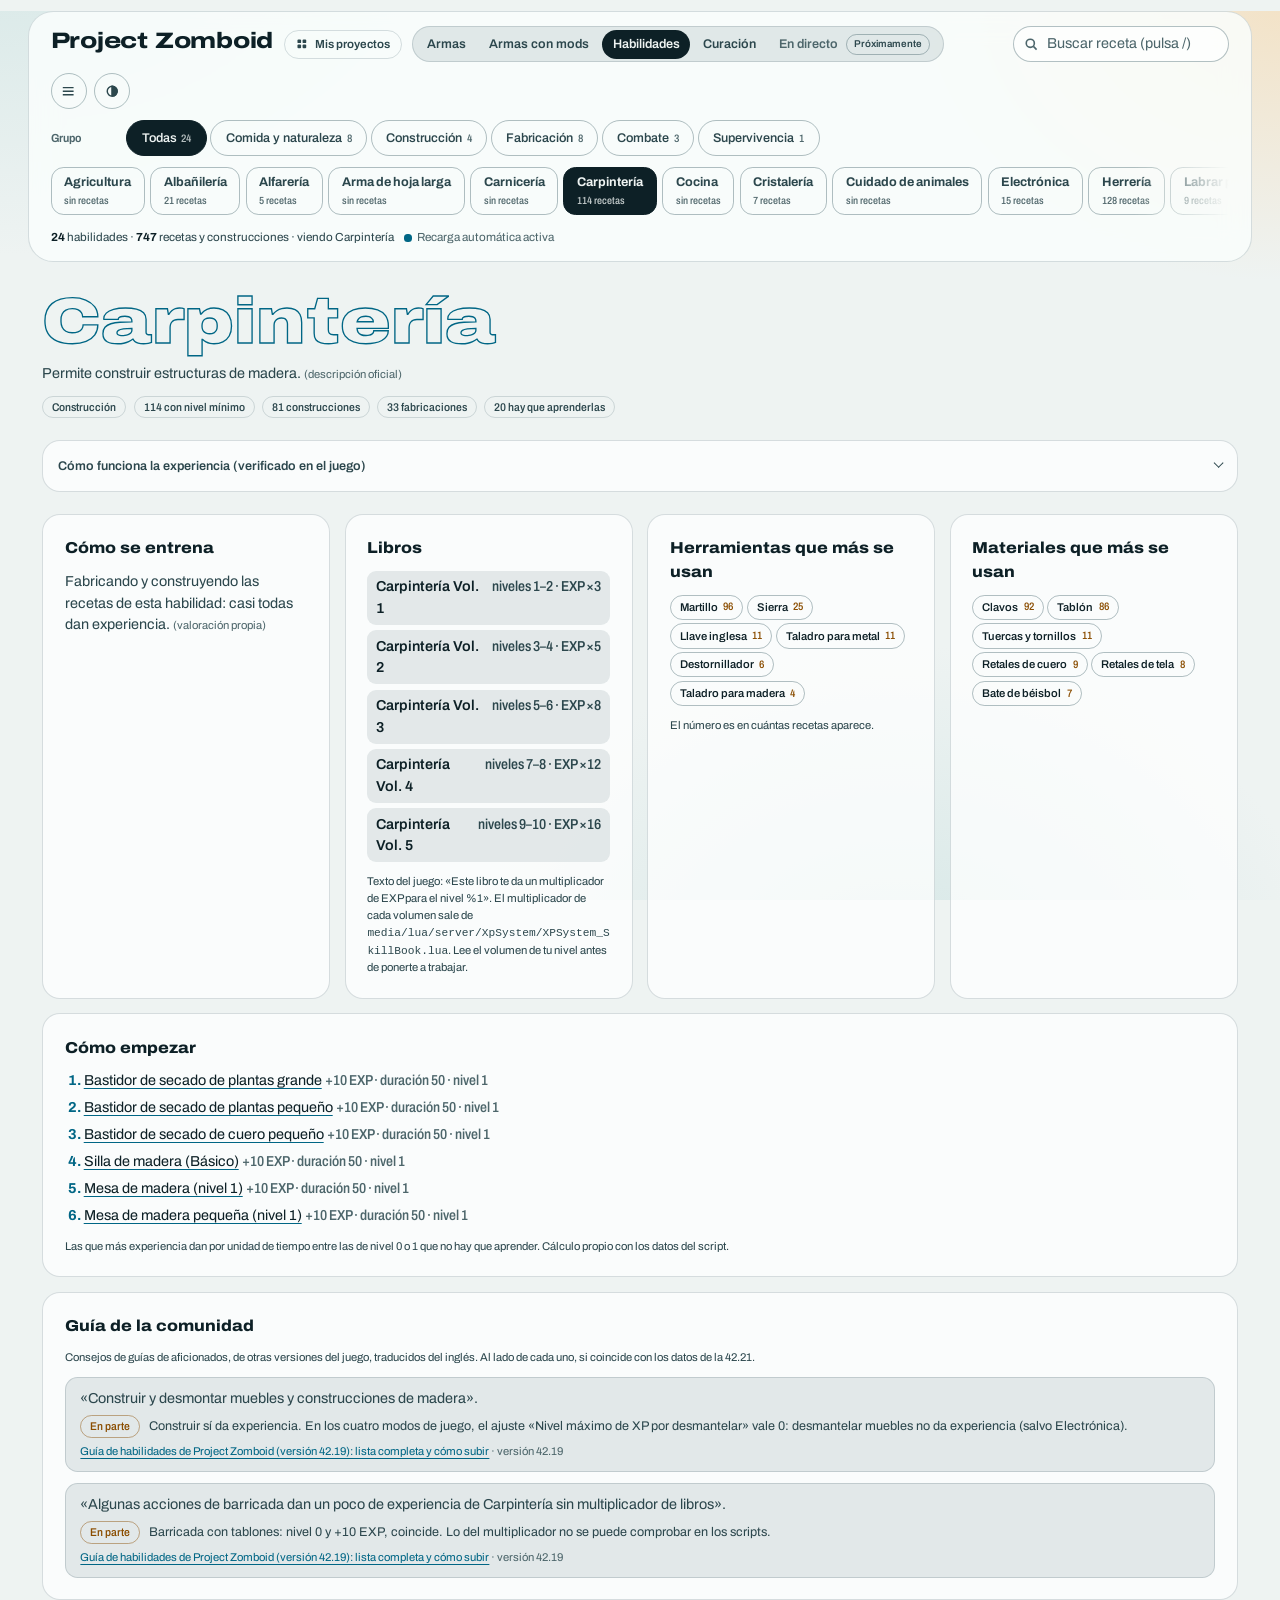
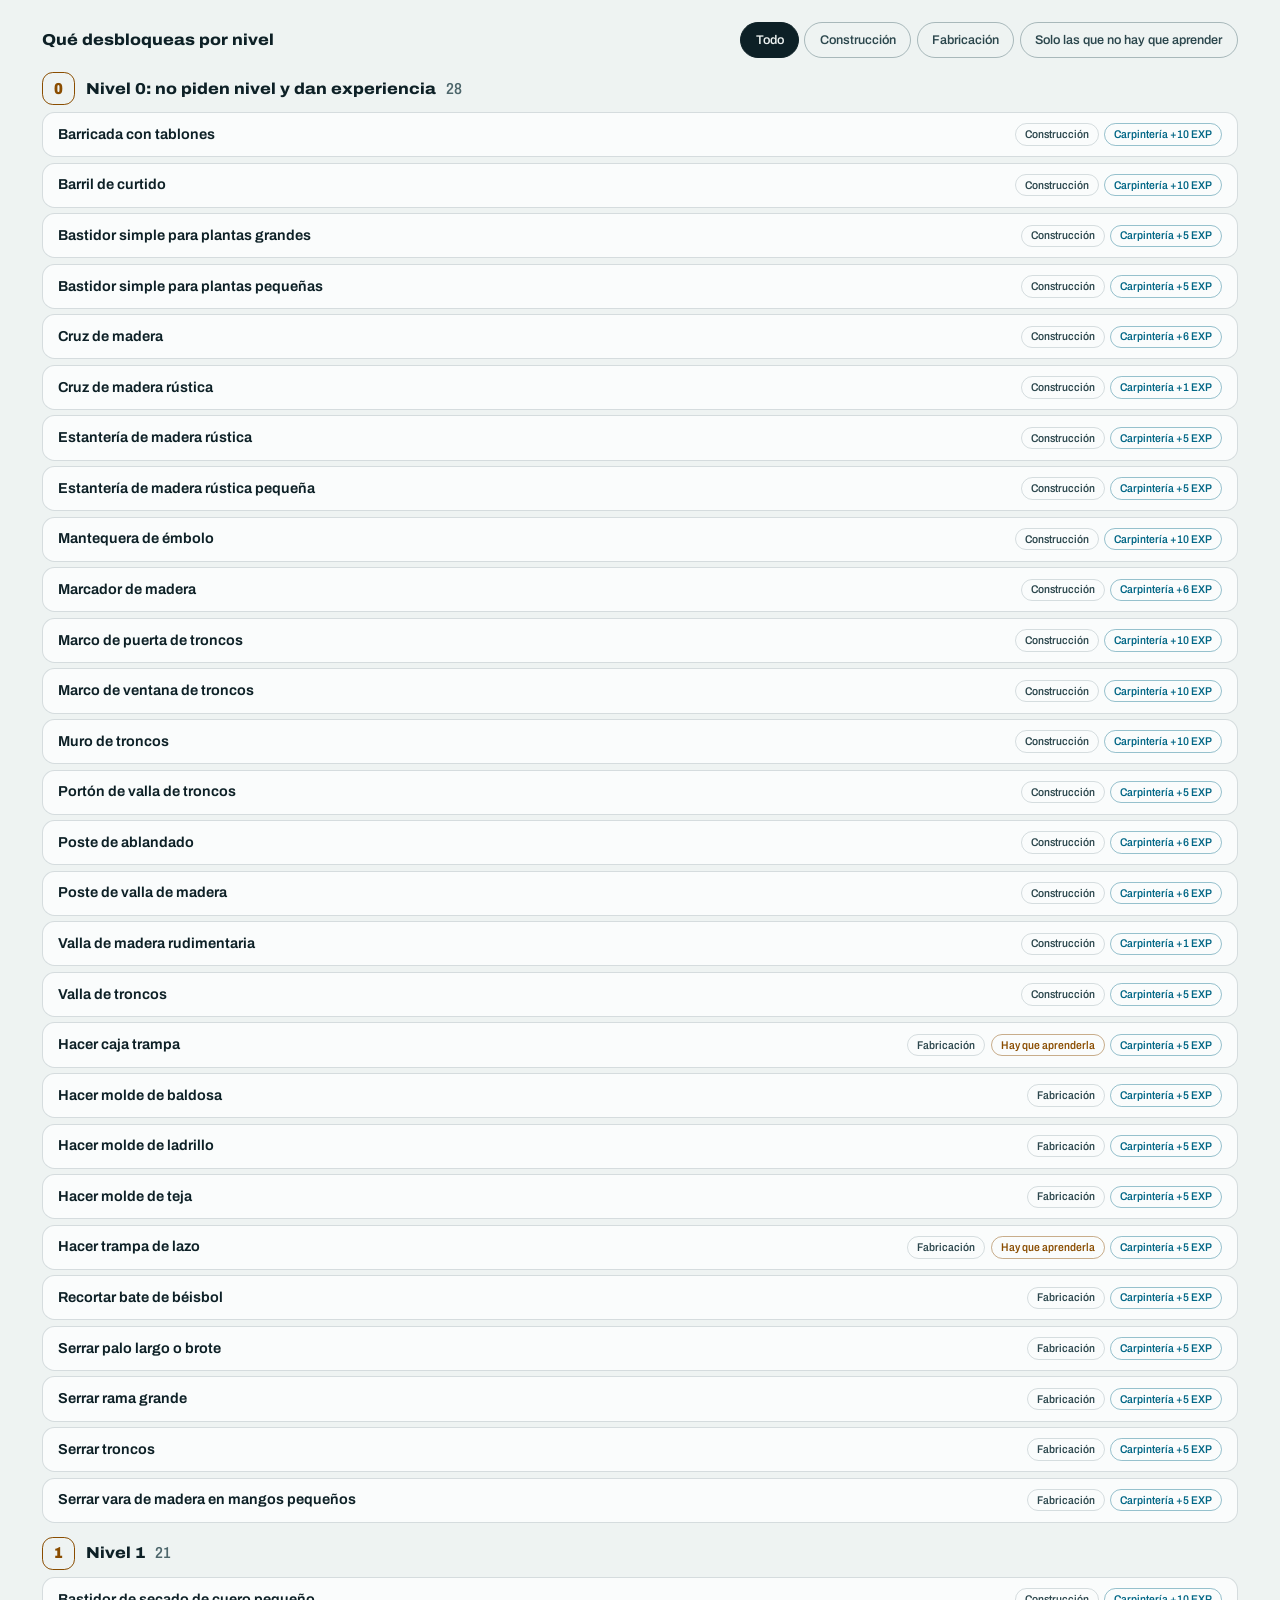
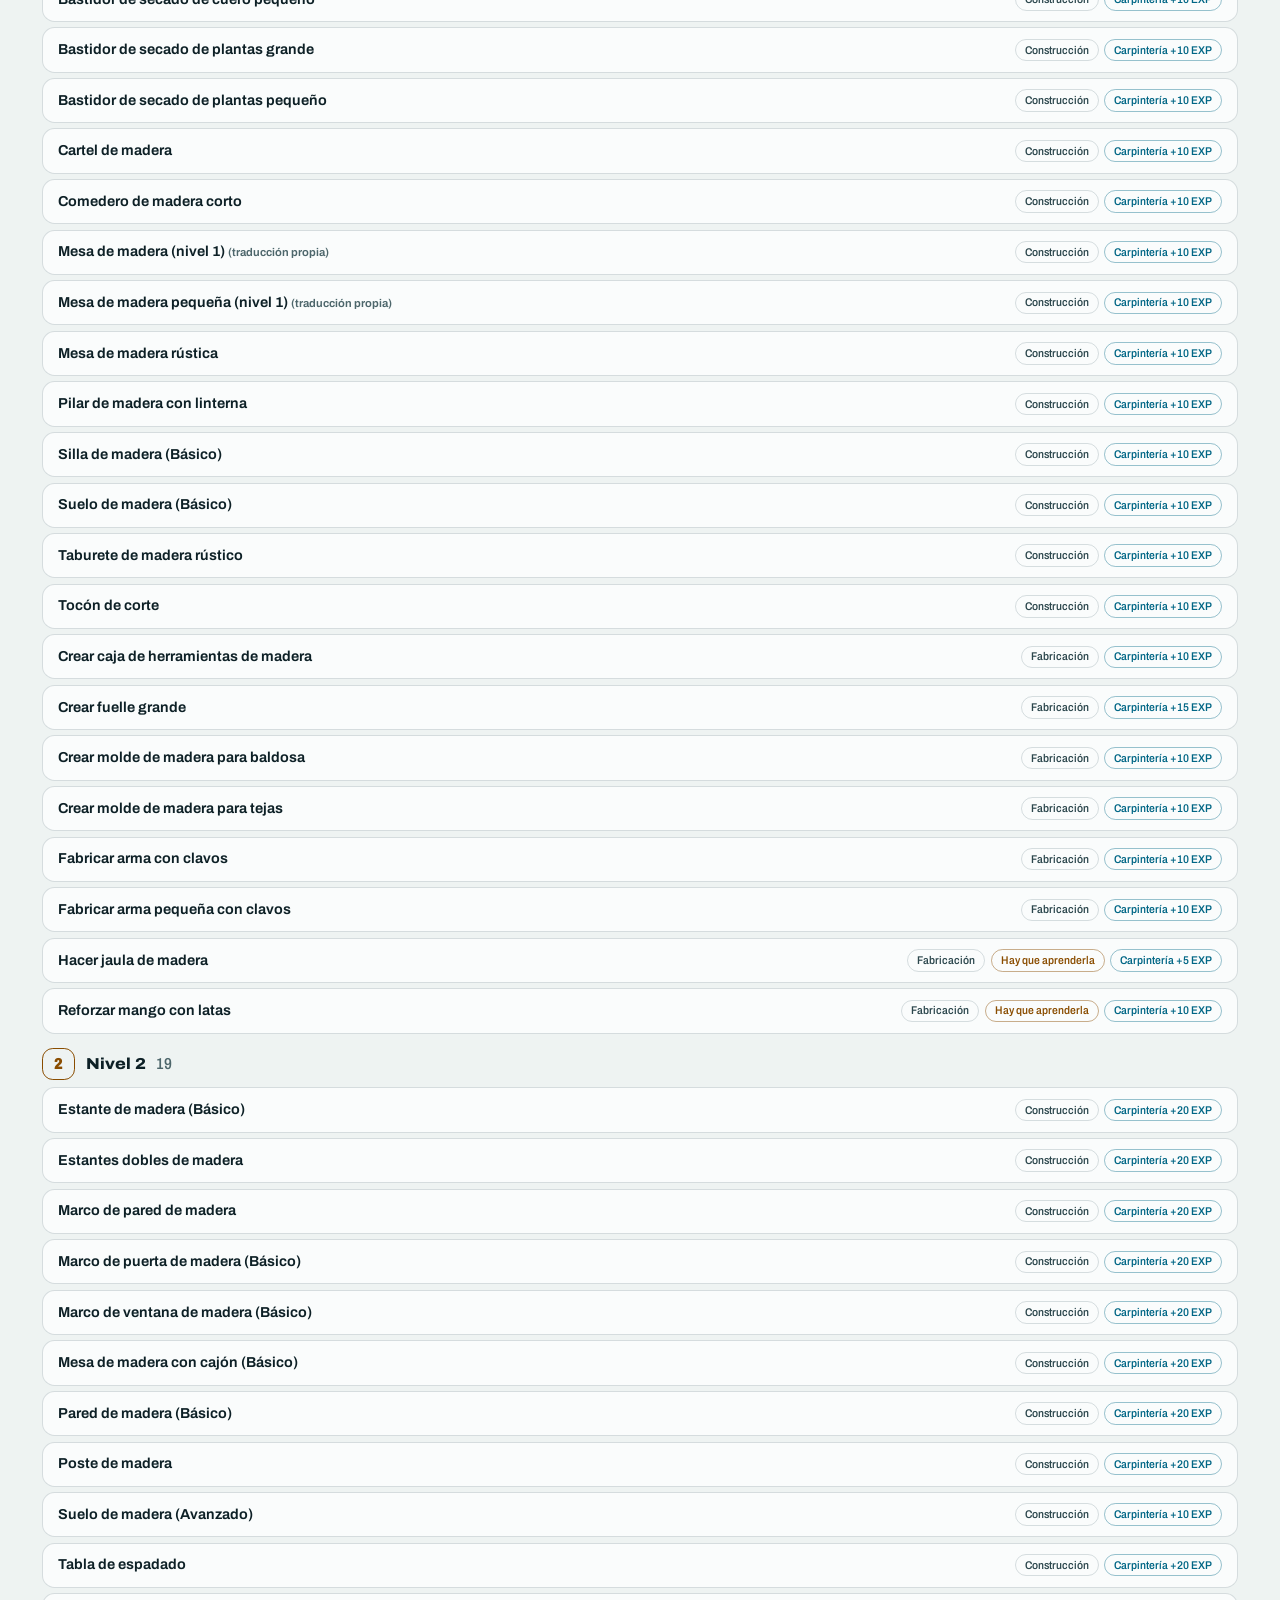
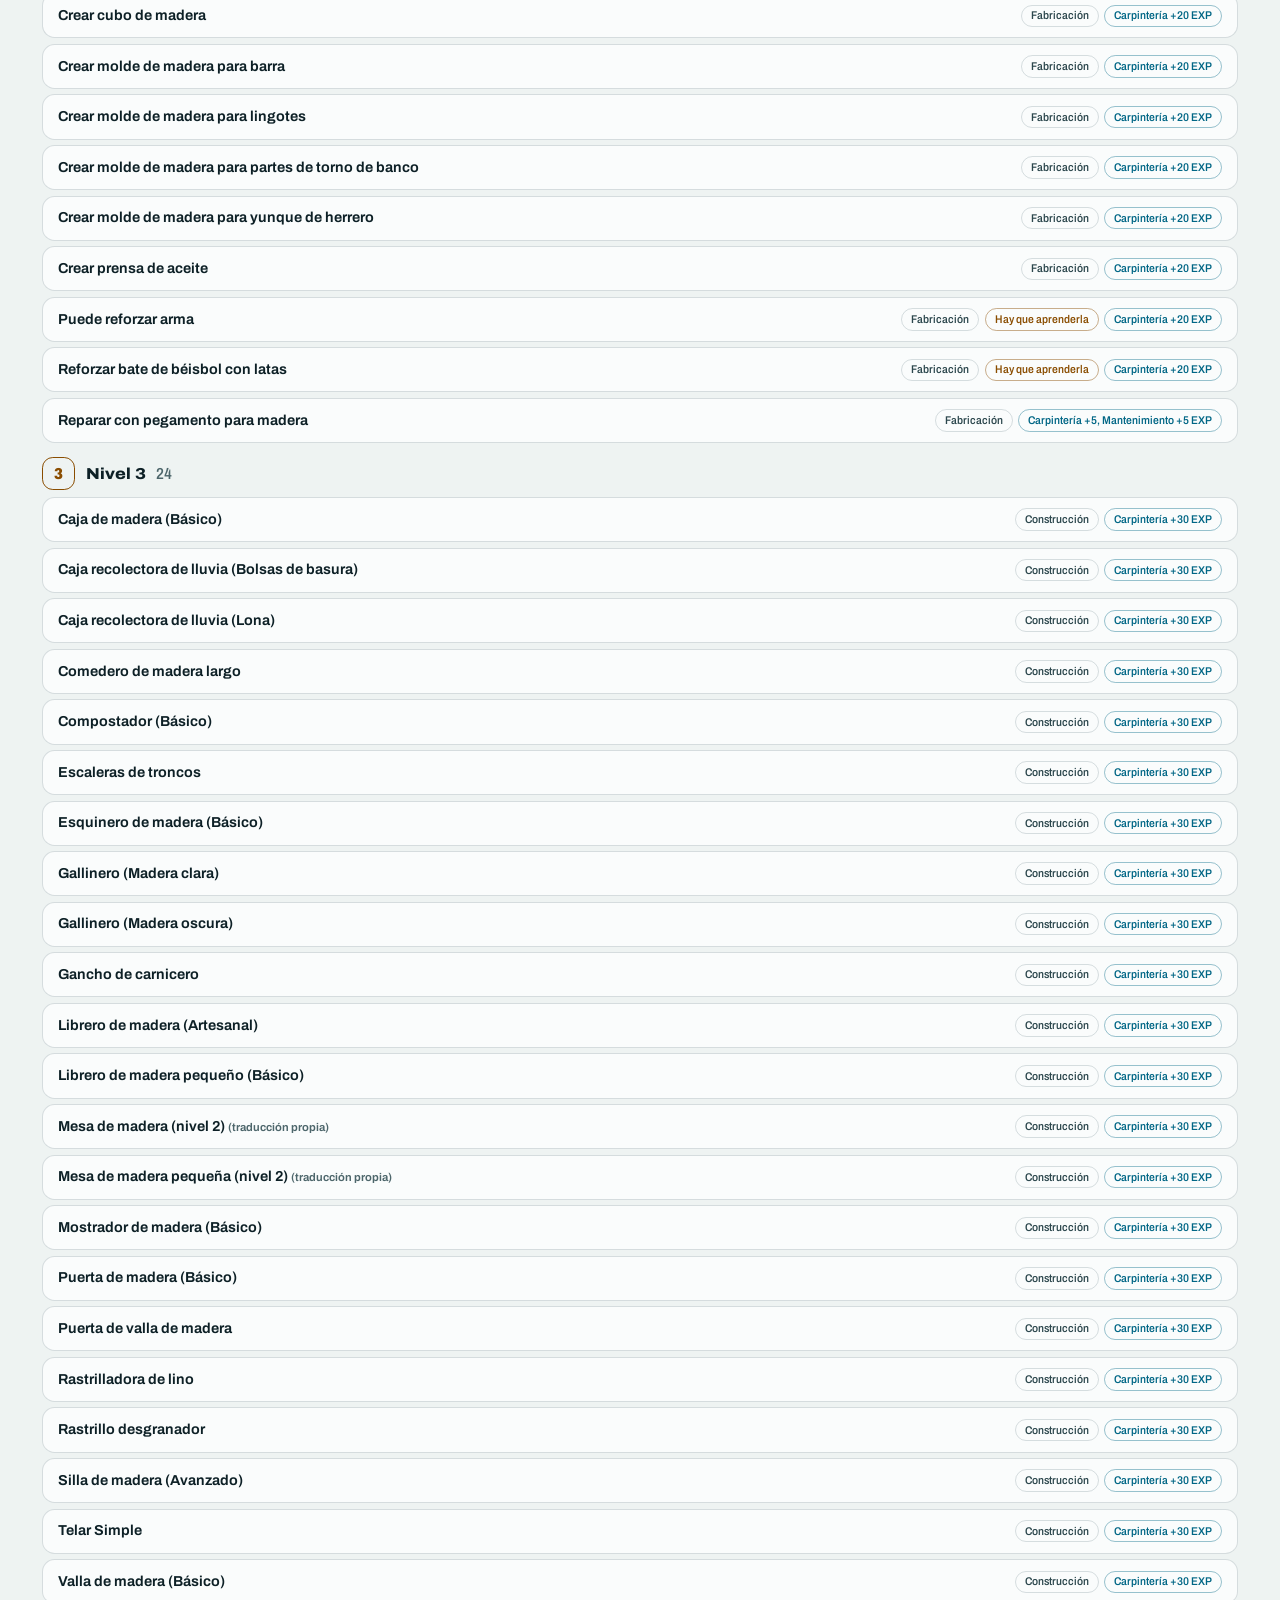
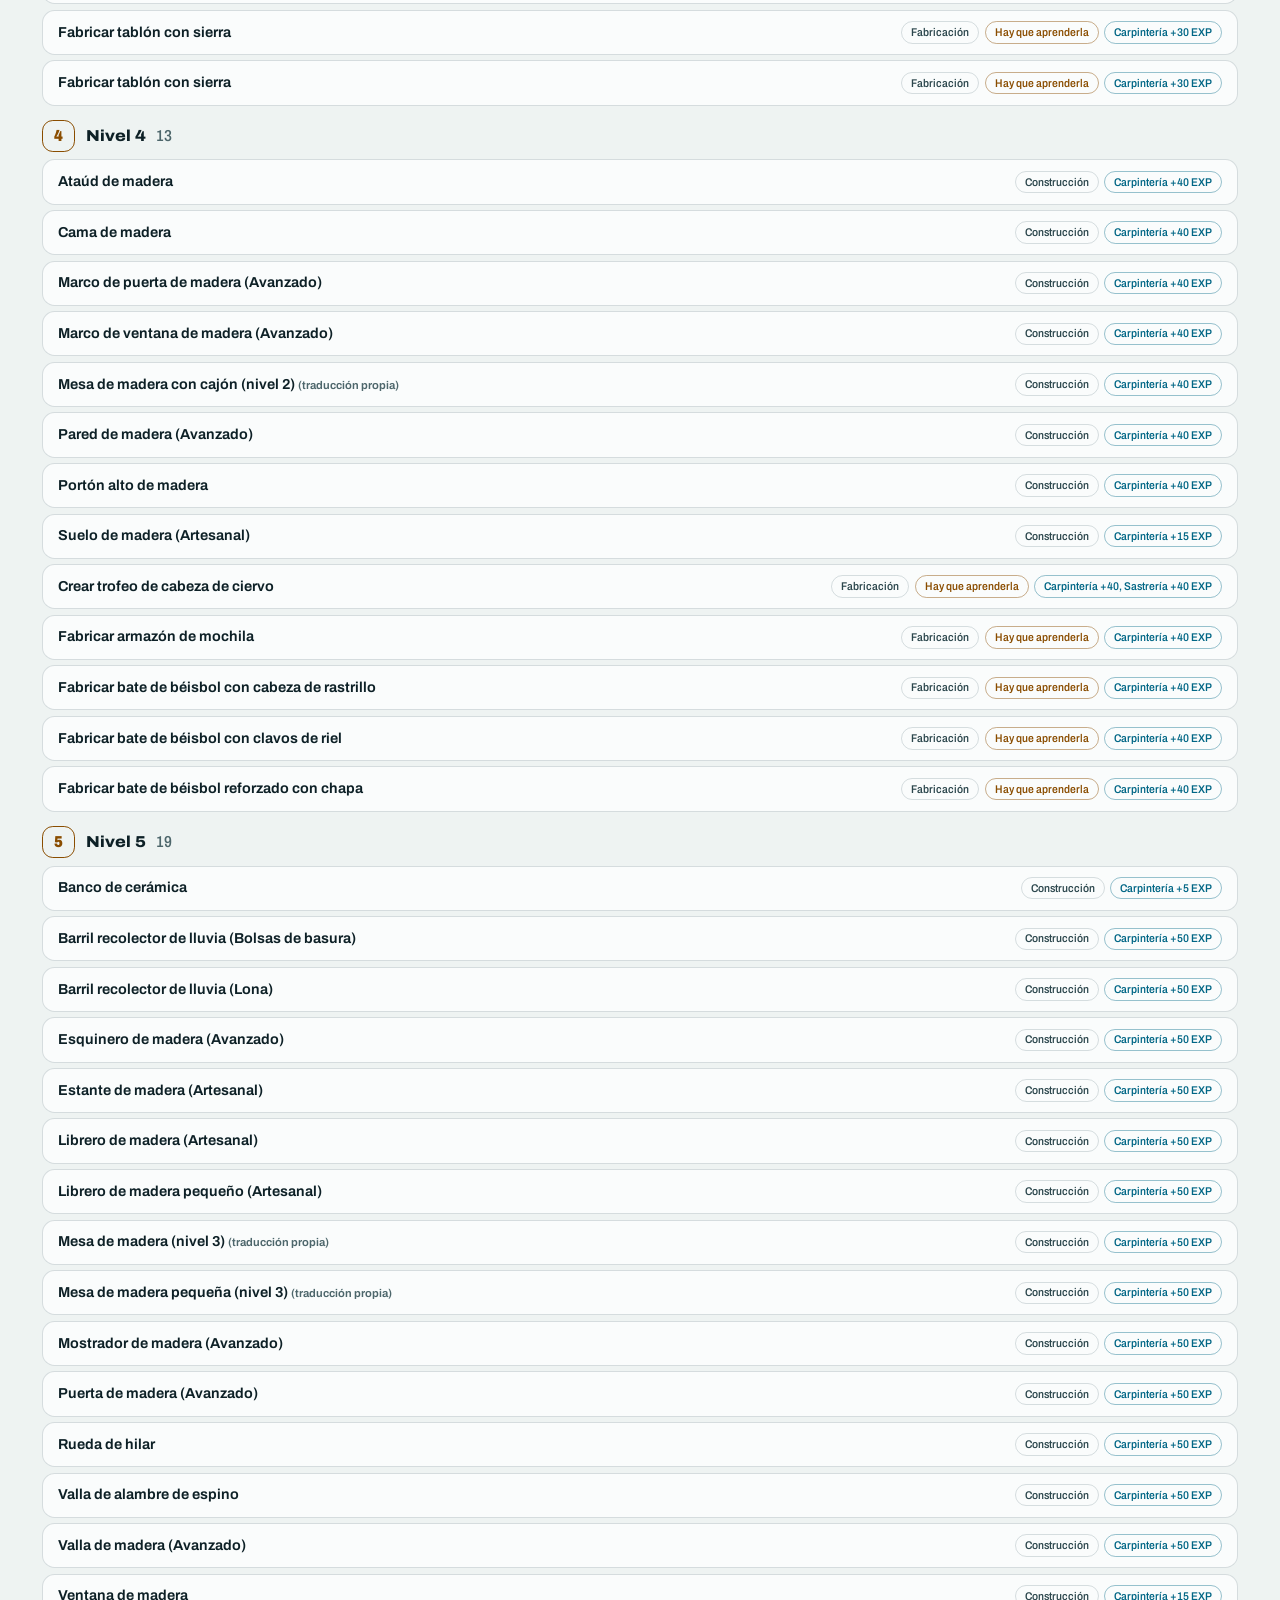
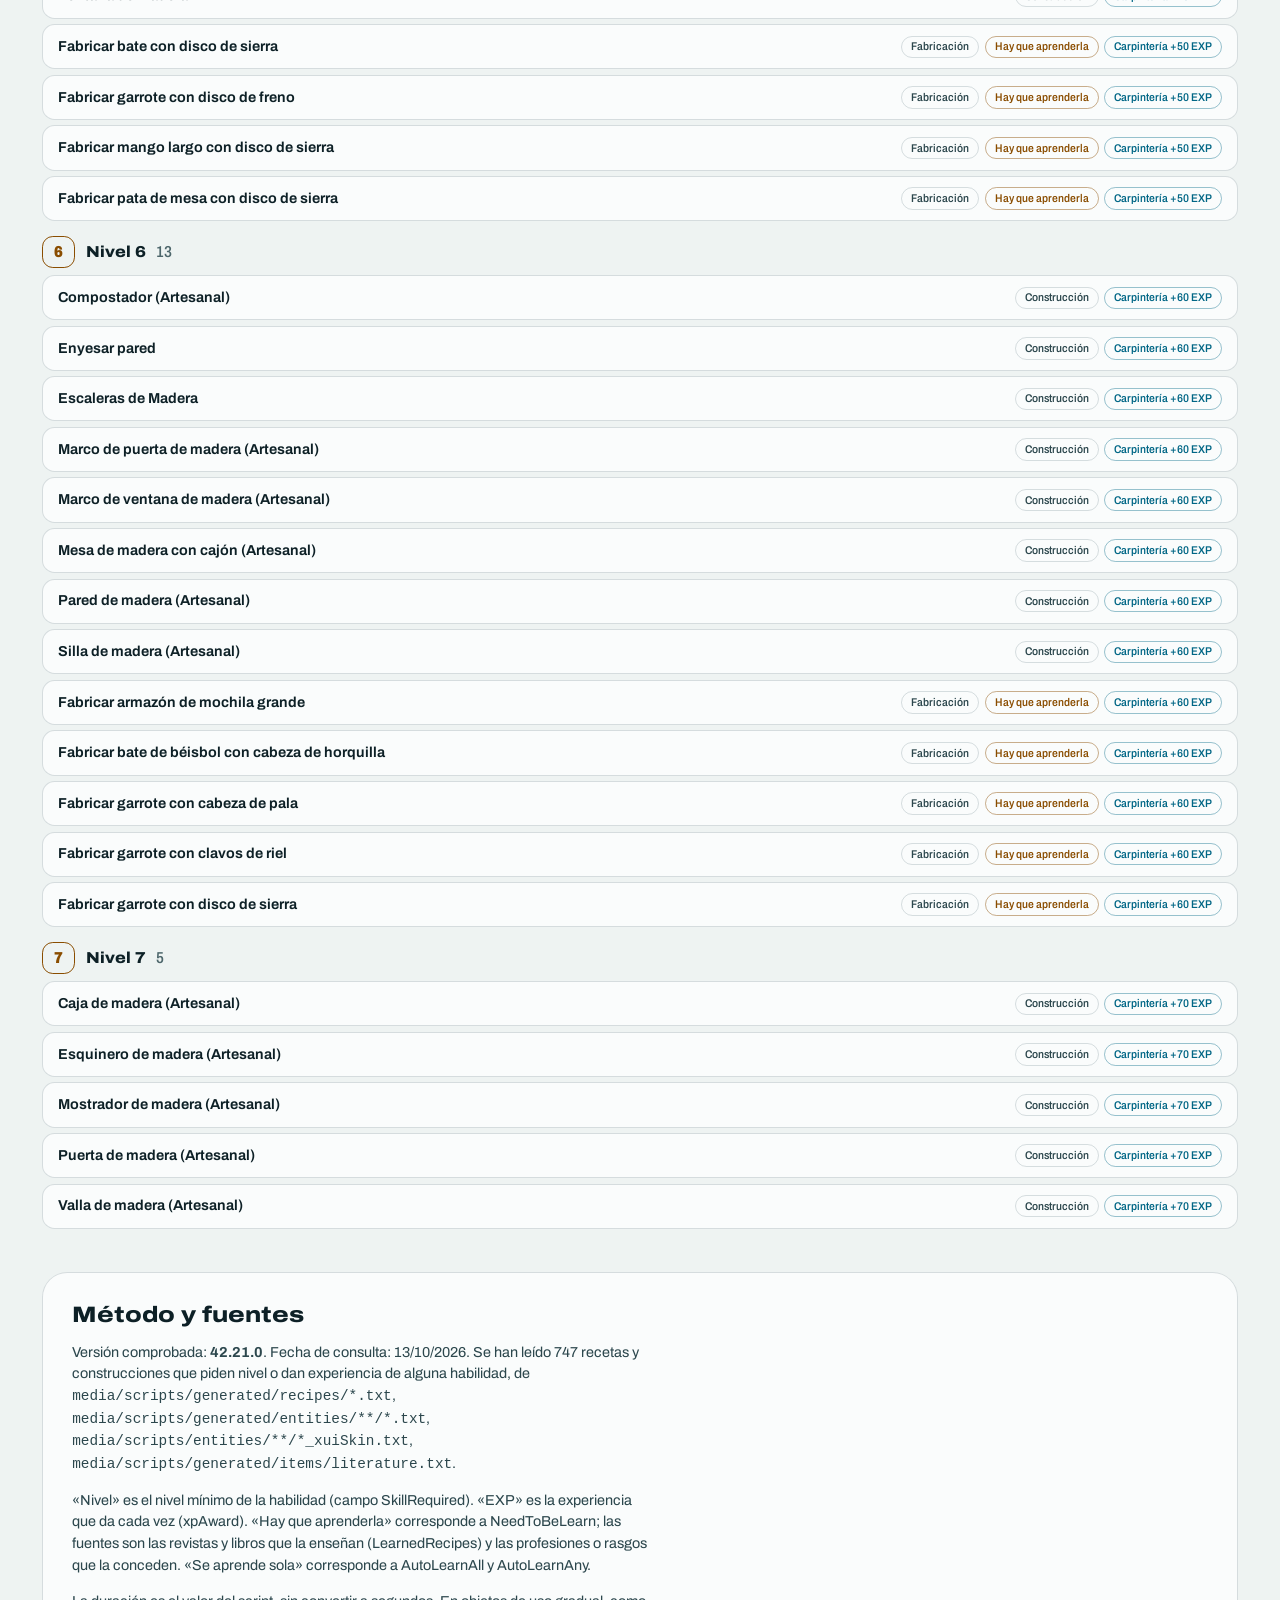
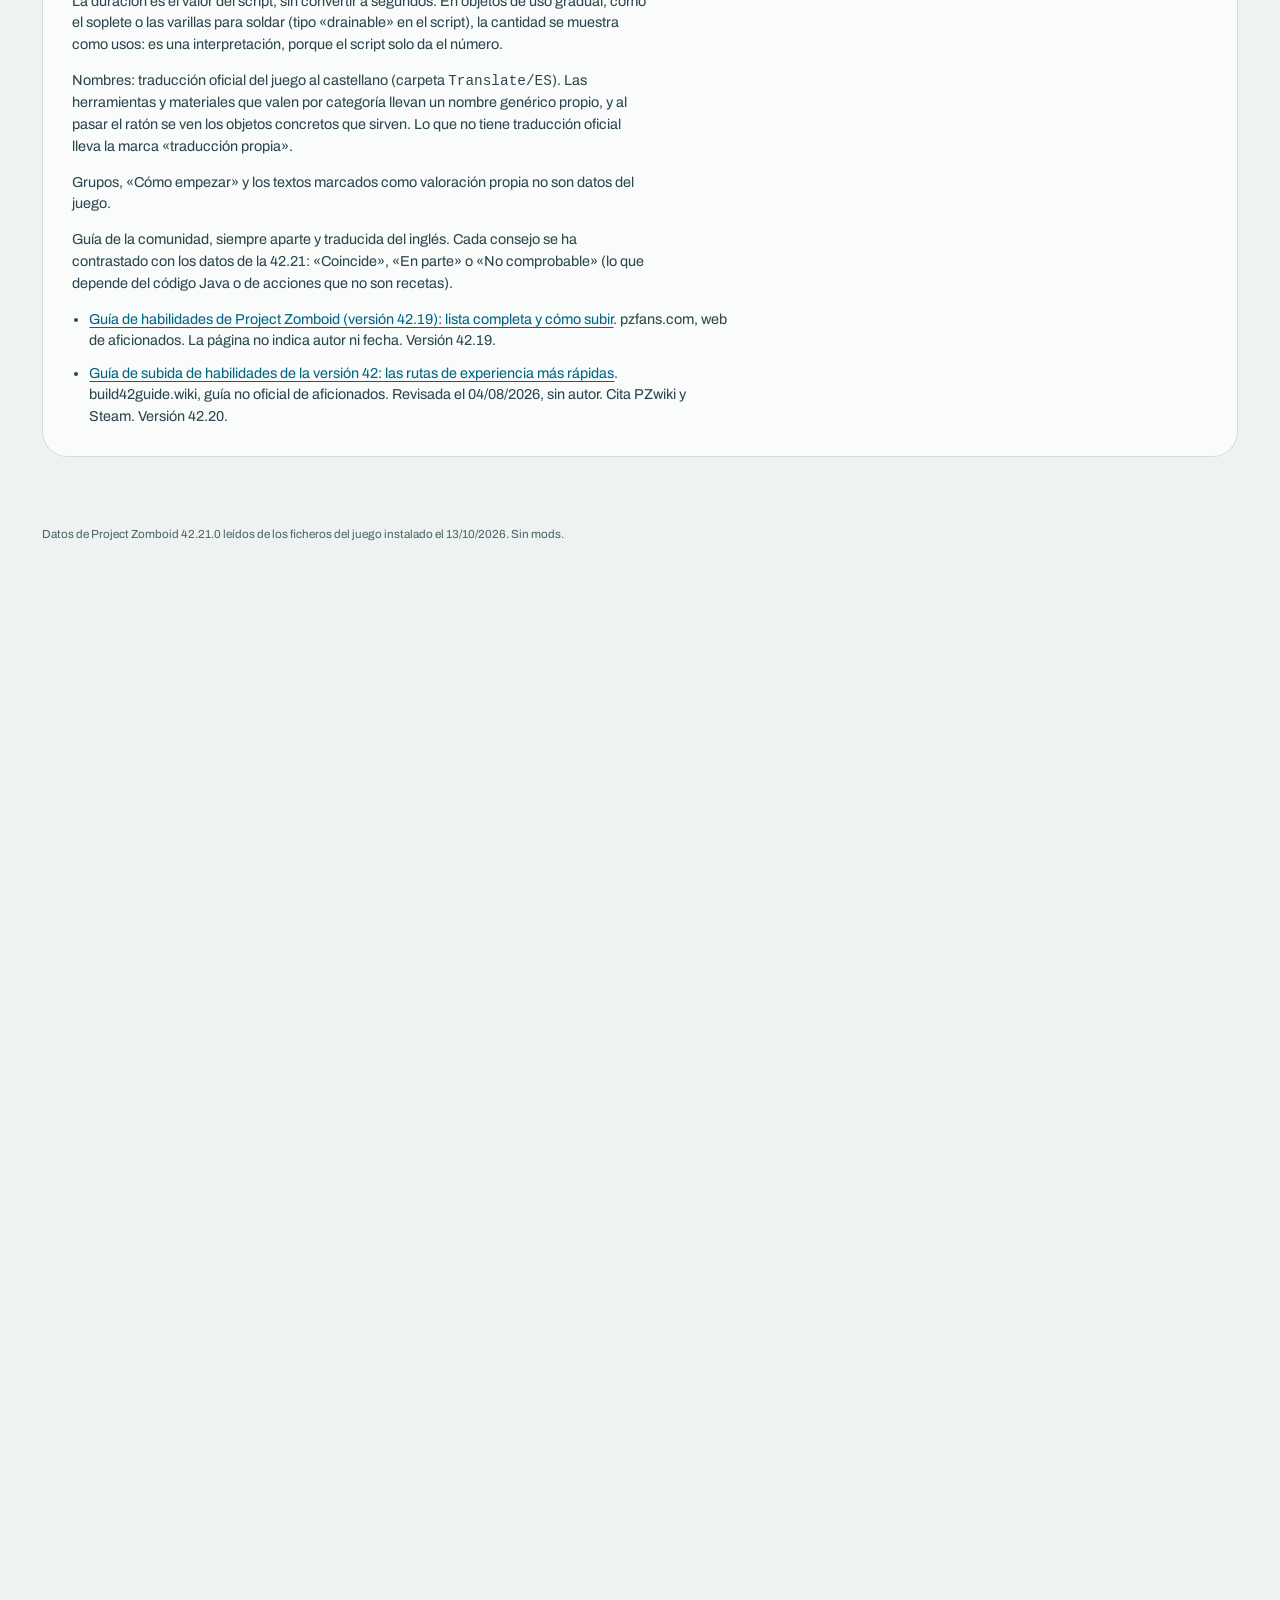
<file: habilidades.html>
<!doctype html>
<html lang="es">
<head>
  <meta charset="utf-8">
  <meta name="viewport" content="width=device-width, initial-scale=1">
  <title>Habilidades de Knox</title>
  <meta name="description" content="Guía de fabricación y construcción por habilidad de Project Zomboid 42.21, con datos extraídos de los scripts del juego.">
  <meta name="color-scheme" content="dark light">
  <link rel="preconnect" href="https://fonts.googleapis.com">
  <link rel="preconnect" href="https://fonts.gstatic.com" crossorigin>
  <link rel="stylesheet" href="https://fonts.googleapis.com/css2?family=Archivo:wdth,wght@62..125,100..900&display=swap">
  <link rel="stylesheet" href="styles.css">
  <script src="publicado.js" defer></script>
  <link rel="icon" href="data:image/svg+xml,%3Csvg xmlns='http://www.w3.org/2000/svg' viewBox='0 0 32 32'%3E%3Crect width='32' height='32' rx='8' fill='%230C171B'/%3E%3Ctext x='16' y='23' font-family='Arial Black,Arial' font-weight='900' font-size='20' text-anchor='middle' fill='none' stroke='%235CE1E6' stroke-width='1.6'%3EH%3C/text%3E%3C/svg%3E">
</head>
<body data-compact="false" data-page="habilidades">
  <a class="skip" href="#contenido">Saltar a la guía</a>

  <header class="topbar" id="topbar">
    <div class="topbar__inner">
      <div class="toprow">
        <div class="brand">
          <h1>Project Zomboid</h1>
          <nav class="tabs" aria-label="Secciones">
            <a class="tab" href="index.html">Armas</a>
            <a class="tab" href="firearms.html">Armas con mods</a>
            <a class="tab" href="habilidades.html" aria-current="page">Habilidades</a>
            <a class="tab" href="curacion.html">Curación</a>
            <a class="tab" href="directo.html">En directo</a>
          </nav>
        </div>
        <label class="search">
          <span class="sr-only">Buscar receta o construcción</span>
          <svg viewBox="0 0 16 16" fill="none" stroke="currentColor" stroke-width="1.8" aria-hidden="true"><circle cx="7" cy="7" r="4.5"/><path d="m10.5 10.5 3.5 3.5"/></svg>
          <input type="search" id="q" placeholder="Buscar receta (pulsa /)" autocomplete="off" spellcheck="false">
        </label>
        <div class="controls" role="group" aria-label="Opciones de vista">
          <button class="btn btn--icon" type="button" id="compactBtn" aria-pressed="false" title="Vista compacta">
            <svg viewBox="0 0 16 16" fill="none" stroke="currentColor" stroke-width="1.6" aria-hidden="true"><path d="M2 4h12M2 8h12M2 12h12"/></svg>
            <span class="btn__label">Compacto</span>
          </button>
          <button class="btn btn--icon" type="button" id="themeBtn" aria-label="Cambiar tema" title="Cambiar tema">
            <svg viewBox="0 0 16 16" fill="none" stroke="currentColor" stroke-width="1.6" aria-hidden="true"><circle cx="8" cy="8" r="5.5"/><path d="M8 2.5v11" /><path d="M8 2.5a5.5 5.5 0 0 1 0 11z" fill="currentColor"/></svg>
            <span class="btn__label" id="themeLabel">Tema claro</span>
          </button>
        </div>
      </div>

      <div class="filterrow">
        <span class="chips__label" id="groupLabel">Grupo</span>
        <div class="chips" id="chips" role="group" aria-labelledby="groupLabel"></div>
      </div>

      <div class="skillbar" id="skillbar" role="group" aria-label="Elegir habilidad"></div>

      <div class="statusline">
        <span class="coverage" id="coverage"></span>
        <span class="live" id="live" data-state="off"><span class="live__dot" aria-hidden="true"></span><span id="liveText" class="live__text">Recarga automática: comprobando</span></span>
      </div>
    </div>
  </header>

  <main id="contenido" tabindex="-1">
    <section id="results" class="panel results" hidden aria-live="polite"></section>
    <article id="detail" class="skill-detail"></article>

    <section class="panel" id="metodo" aria-labelledby="metodo-t">
      <h2 id="metodo-t">Método y fuentes</h2>
      <div id="method"></div>
    </section>
  </main>

  <footer><p id="footnote"></p></footer>

  <script src="habilidades.js"></script>
  <script>
  (() => {
    'use strict';
    const DATA_FILE = 'habilidades.js';
    const $ = s => document.querySelector(s);
    const esc = s => String(s ?? '').replace(/[&<>"']/g, ch => ({ '&': '&amp;', '<': '&lt;', '>': '&gt;', '"': '&quot;', "'": '&#39;' }[ch]));
    const norm = s => String(s || '').normalize('NFD').replace(/[̀-ͯ]/g, '').toLowerCase();
    const fmt = n => Number(n).toLocaleString('es-ES', { maximumFractionDigits: 2 });
    const store = {
      get(k) { try { return localStorage.getItem(k); } catch { return null; } },
      set(k, v) { try { localStorage.setItem(k, v); } catch { /* sin almacenamiento */ } },
    };
    const data = () => window.PZ_SKILLS || { meta: {}, recipes: [], skills: [] };
    const skillById = id => data().skills.find(s => s.id === id);
    const nameOf = id => (skillById(id) || {}).name || id;

    // ---------- Estado en la URL ----------
    const state = { group: 'all', skill: 'Woodwork', q: '', kind: 'all', free: false, compact: false };
    function readHash() {
      const p = new URLSearchParams(location.hash.replace(/^#/, ''));
      if (p.get('h') && skillById(p.get('h'))) state.skill = p.get('h');
      state.group = p.get('grupo') || 'all';
      state.q = p.get('q') || '';
      state.kind = ['c', 'f'].includes(p.get('tipo')) ? p.get('tipo') : 'all';
      state.free = p.get('libres') === '1';
      state.compact = p.has('compact') ? p.get('compact') === '1' : store.get('pz-compact') === '1';
    }
    function writeHash() {
      const p = new URLSearchParams();
      p.set('h', state.skill);
      if (state.group !== 'all') p.set('grupo', state.group);
      if (state.q) p.set('q', state.q);
      if (state.kind !== 'all') p.set('tipo', state.kind);
      if (state.free) p.set('libres', '1');
      if (state.compact) p.set('compact', '1');
      history.replaceState(null, '', '#' + p.toString());
      store.set('pz-compact', state.compact ? '1' : '0');
    }

    // ---------- Piezas de interfaz ----------
    function chipsHtml() {
      const groups = [...new Set(data().skills.map(s => s.group))];
      return [['all', 'Todas'], ...groups.map(g => [g, g])].map(([id, label]) => {
        const n = id === 'all' ? data().skills.length : data().skills.filter(s => s.group === id).length;
        return `<button type="button" class="chip" data-group="${esc(id)}" aria-pressed="${state.group === id}">${esc(label)} <span class="chip__n num">${n}</span></button>`;
      }).join('');
    }
    function skillbarHtml() {
      return data().skills.filter(s => state.group === 'all' || s.group === state.group).map(s =>
        `<button type="button" class="skillpick" data-skill="${esc(s.id)}" aria-pressed="${state.skill === s.id}">
          <span class="skillpick__name">${esc(s.name)}</span><span class="skillpick__n num">${s.counts.total ? `${s.counts.total} recetas` : 'sin recetas'}</span>
        </button>`).join('');
    }

    const itemList = arr => arr.map(x => {
      const label = x.label || (x.names || []).join(' o ');
      const examples = x.label && x.names && x.names.length ? `Valen: ${x.names.join(', ')}${x.more ? ` y ${x.more} más` : ''}` : '';
      const q = x.q != null ? `<span class="num qty">${fmt(x.q)}${x.unit ? ' L' : ''}</span> ${x.uses ? `uso${x.q === 1 ? '' : 's'} de ` : ''}` : '';
      return `<li${examples ? ` class="has-examples" title="${esc(examples)}"` : ''}>${q}${esc(label)}${examples ? `<span class="sr-only">. ${esc(examples)}</span>` : ''}</li>`;
    }).join('');

    function learnInfo(r) {
      if (!r.need) return r.auto ? `<p class="learn learn--auto">Se aprende sola al llegar a ${esc(r.auto)}.</p>` : '<p class="learn learn--free">No hay que aprenderla: basta con el nivel.</p>';
      const by = r.by && r.by.length ? `Se aprende con: ${r.by.map(esc).join(', ')}.` : 'Hay que aprenderla.';
      const auto = r.auto ? ` También se aprende sola al llegar a ${esc(r.auto)}.` : '';
      return `<p class="learn learn--need">${by}${auto}</p>`;
    }

    function recipeRow(i, sid) {
      const r = data().recipes[i];
      const others = Object.entries(r.lv).filter(([k]) => k !== sid);
      const xp = Object.entries(r.xp).map(([k, v]) => `${nameOf(k)} +${v}`).join(', ');
      return `<details class="rrow" id="r-${i}">
        <summary>
          <span class="rrow__name">${esc(r.n)}${r.own ? ' <span class="tr-mark">(traducción propia)</span>' : ''}</span>
          <span class="rrow__tags">
            <span class="tag">${r.k === 'c' ? 'Construcción' : 'Fabricación'}</span>
            ${r.need ? '<span class="tag tag--learn">Hay que aprenderla</span>' : ''}
            ${xp ? `<span class="tag tag--xp num" title="Experiencia por cada vez">${esc(xp)} EXP</span>` : ''}
          </span>
        </summary>
        <div class="rrow__body">
          ${others.length ? `<p class="also">También pide: ${others.map(([k, v]) => `${esc(nameOf(k))} ${v}`).join(', ')}.</p>` : ''}
          <div class="rcols">
            ${r.tools.length ? `<div><p class="label-sub">Herramientas (no se gastan)</p><ul class="ilist">${itemList(r.tools)}</ul></div>` : ''}
            ${r.mats.length ? `<div><p class="label-sub">Materiales</p><ul class="ilist">${itemList(r.mats)}</ul></div>` : ''}
            ${r.out.length ? `<div><p class="label-sub">Resultado</p><ul class="ilist">${r.out.map(o => `<li><span class="num qty">${o.q}</span> ${esc(o.name)}</li>`).join('')}</ul></div>` : ''}
          </div>
          ${learnInfo(r)}
          <p class="path">Duración en el script: <span class="num">${r.t}</span>${r.cat ? ` · categoría ${esc(r.cat)}` : ''} · <code>${esc(r.src)}</code></p>
        </div>
      </details>`;
    }

    function passes(r) {
      if (state.kind !== 'all' && r.k !== state.kind) return false;
      if (state.free && r.need) return false;
      return true;
    }

    const STATUS = { ok: 'Coincide', parcial: 'En parte', nv: 'No comprobable' };
    function rulesHtml(d) {
      const r = d.rules; if (!r) return '';
      const vals = o => { const v = [...new Set(Object.values(o || {}))]; return v.length === 1 ? String(v[0]) : Object.entries(o).map(([k, x]) => `${k} ${x}`).join(', '); };
      const tip = s => String(s || '').split('\\n').join(' ').replace(/\s+/g, ' ');
      return `<details class="more rules"><summary>Cómo funciona la experiencia (verificado en el juego)</summary><div class="more__body">
        <ul class="bullets">
          <li><strong>Libros:</strong> cada volumen multiplica la experiencia mientras estás en sus niveles: ×3, ×5, ×8, ×12 y ×16. Puntería, Recarga y Arma de hoja larga usan ×1,5, ×2,5, ×4, ×6 y ×8.</li>
          <li><strong>${esc(r.media.name)}: ${esc(vals(r.media.values))}</strong> en los modos de juego estándar. «${esc(tip(r.media.tooltip))}»</li>
          <li><strong>${esc(r.dismantle.name)}: ${esc(vals(r.dismantle.values))}</strong> en los modos de juego estándar. «${esc(r.dismantle.tooltip)}» Con 0, desmantelar muebles no da experiencia en ninguna habilidad salvo Electrónica.</li>
        </ul>
        <p class="path">Si tu partida usa ajustes personalizados, estos valores pueden cambiar. Fuentes: <code>${esc(r.bookFile)}</code> y <code>${esc(r.sandboxFiles)}</code>; textos de <code>Translate/ES/Sandbox.json</code>.</p>
      </div></details>`;
    }

    function detailHtml() {
      const d = data(), s = skillById(state.skill);
      if (!s) return '';
      const hasRecipes = s.counts.total > 0;
      const books = s.books.length ? `<ol class="books">${s.books.map(b => `<li><span class="book__name">${esc(b.name)}</span><span class="book__lv num">niveles ${b.from}–${b.to}${b.mult ? ` · EXP ×${fmt(b.mult)}` : ''}</span></li>`).join('')}</ol>
        <p class="note-subjective">Texto del juego: «Este libro te da un multiplicador de EXP para el nivel %1». El multiplicador de cada volumen sale de <code>${esc(d.rules.bookFile)}</code>. Lee el volumen de tu nivel antes de ponerte a trabajar.</p>` : '<p>Esta habilidad no tiene libros.</p>';
      const starters = s.starters.length ? `<ol class="steps">${s.starters.map(i => { const r = d.recipes[i]; return `<li><a href="#r-${i}" data-open="${i}">${esc(r.n)}</a> <span class="num muted">+${r.xp[s.id]} EXP · duración ${r.t}${r.lv[s.id] ? ` · nivel ${r.lv[s.id]}` : ' · sin nivel'}</span></li>`; }).join('')}</ol>
        <p class="note-subjective">Las que más experiencia dan por unidad de tiempo entre las de nivel 0 o 1 que no hay que aprender. Cálculo propio con los datos del script.</p>` : '';
      const levels = s.levels.map(lv => {
        const rows = lv.recipes.filter(i => passes(d.recipes[i]));
        if (!rows.length) return '';
        return `<section class="lv" aria-labelledby="lv-${lv.level}"><h3 class="lv__title" id="lv-${lv.level}"><span class="lv__n num">${lv.level}</span> ${lv.level === 0 ? 'Nivel 0: no piden nivel y dan experiencia' : `Nivel ${lv.level}`} <span class="muted num">${rows.length}</span></h3>
          <div class="lv__rows">${rows.map(i => recipeRow(i, s.id)).join('')}</div></section>`;
      }).join('');
      return `
        <header class="skill-head">
          <h2 class="skill-title">${esc(s.name)}</h2>
          ${s.desc ? `<p class="skill-desc">${esc(s.desc)} <span class="tr-mark">(descripción oficial)</span></p>` : ''}
          <div class="tags">
            <span class="tag">${esc(s.group)}</span>
            ${hasRecipes ? `<span class="tag num">${s.counts.total} con nivel mínimo</span><span class="tag num">${s.counts.build} construcciones</span><span class="tag num">${s.counts.craft} fabricaciones</span><span class="tag num">${s.counts.learn} hay que aprenderlas</span>` : '<span class="tag">Sin recetas con nivel mínimo</span>'}
          </div>
        </header>
        ${rulesHtml(d)}
        <div class="skill-grid">
          <section class="sblock">
            <h3>Cómo se entrena</h3>
            <p>${esc(s.howto.text)} <span class="tr-mark">(${s.howto.official ? 'texto oficial del juego' : 'valoración propia'})</span></p>
            ${s.xpActions && s.xpActions.length ? `<p class="label-sub">Experiencia por acción (código del juego)</p><ul class="books">${s.xpActions.map(a => `<li title="${esc(a.src)}"><span class="book__name">${esc(a.action)}</span><span class="book__lv num">+${a.xp} EXP</span></li>`).join('')}</ul>` : ''}
          </section>
          <section class="sblock">
            <h3>Libros</h3>
            ${books}
          </section>
          ${s.keyTools.length ? `<section class="sblock"><h3>Herramientas que más se usan</h3><ul class="where__list">${s.keyTools.map(x => `<li><span class="trait">${esc(x.name)} <span class="num trait__cost">${x.count}</span></span></li>`).join('')}</ul><p class="note-subjective">El número es en cuántas recetas aparece.</p></section>` : ''}
          ${s.keyMats.length ? `<section class="sblock"><h3>Materiales que más se usan</h3><ul class="where__list">${s.keyMats.map(x => `<li><span class="trait">${esc(x.name)} <span class="num trait__cost">${x.count}</span></span></li>`).join('')}</ul></section>` : ''}
          ${starters ? `<section class="sblock sblock--wide"><h3>Cómo empezar</h3>${starters}</section>` : ''}
          ${s.community && s.community.length ? `<section class="sblock sblock--wide"><h3>Guía de la comunidad</h3>
            <p class="note-subjective">Consejos de guías de aficionados, de otras versiones del juego, traducidos del inglés. Al lado de cada uno, si coincide con los datos de la 42.21.</p>
            <ul class="tips">${s.community.map(c => { const src = d.communitySources[c.src] || {}; const st = STATUS[c.status] || STATUS.nv;
              return `<li class="tip"><p class="tip__text">${esc(c.text)}</p>
                <p class="tip__check"><span class="tag tip__status tip__status--${esc(c.status)}">${st}</span> ${esc(c.check.replace(/^(Coincide|En parte|Solo en parte)[:.]\s*/, ''))}</p>
                <cite><a href="${esc(src.url)}" target="_blank" rel="noopener noreferrer" title="Título original: ${esc(src.titleOriginal || src.title)}">${esc(src.title)}</a> · versión ${esc(src.version)}</cite></li>`; }).join('')}</ul></section>` : ''}
        </div>
        ${s.levels.length ? `<section class="unlocks">
          <div class="unlocks__head">
            <h3>Qué desbloqueas por nivel</h3>
            <div class="seg" role="group" aria-label="Tipo">
              ${[['all', 'Todo'], ['c', 'Construcción'], ['f', 'Fabricación']].map(([id, l]) => `<button type="button" class="chip" data-kind="${id}" aria-pressed="${state.kind === id}">${l}</button>`).join('')}
              <button type="button" class="chip" data-free aria-pressed="${state.free}">Solo las que no hay que aprender</button>
            </div>
          </div>
          ${levels || '<p class="empty-tier">Ninguna receta coincide con estos filtros.</p>'}
        </section>` : ''}`;
    }

    function resultsHtml() {
      const d = data(), q = norm(state.q);
      const hits = [];
      d.recipes.forEach((r, i) => { if (norm(r.n).includes(q)) hits.push(i); });
      const shown = hits.slice(0, 80);
      return `<h2>Resultados para «${esc(state.q)}» <span class="muted num">${hits.length}</span></h2>
        ${hits.length ? `<ul class="hits">${shown.map(i => { const r = d.recipes[i]; const lv = Object.entries(r.lv); const main = lv[0] ? lv[0][0] : Object.keys(r.xp)[0];
          return `<li><button type="button" class="hit" data-goto="${esc(main)}" data-open="${i}"><span>${esc(r.n)}</span><span class="muted">${lv.length ? lv.map(([k, v]) => `${esc(nameOf(k))} ${v}`).join(', ') : `Sin nivel · da EXP de ${esc(nameOf(main))}`} · ${r.k === 'c' ? 'Construcción' : 'Fabricación'}</span></button></li>`; }).join('')}</ul>
          ${hits.length > shown.length ? `<p class="muted">Se muestran ${shown.length}. Afina la búsqueda para ver el resto.</p>` : ''}`
        : '<p>No hay recetas con ese nombre. Prueba con otra palabra, por ejemplo «mesa» o «cuchillo».</p>'}`;
    }

    function renderStatic() {
      const m = data().meta;
      $('#method').innerHTML = `
        <p>Versión comprobada: <strong>${esc(m.version)}</strong>. Fecha de consulta: ${esc(m.consulted)}. Se han leído ${m.recipes} recetas y construcciones que piden nivel o dan experiencia de alguna habilidad, de ${m.files.map(f => `<code>${esc(f)}</code>`).join(', ')}.</p>
        <p>«Nivel» es el nivel mínimo de la habilidad (campo SkillRequired). «EXP» es la experiencia que da cada vez (xpAward). «Hay que aprenderla» corresponde a NeedToBeLearn; las fuentes son las revistas y libros que la enseñan (LearnedRecipes) y las profesiones o rasgos que la conceden. «Se aprende sola» corresponde a AutoLearnAll y AutoLearnAny.</p>
        <p>La duración es el valor del script, sin convertir a segundos. En objetos de uso gradual, como el soplete o las varillas para soldar (tipo «drainable» en el script), la cantidad se muestra como usos: es una interpretación, porque el script solo da el número.</p>
        <p>Nombres: traducción oficial del juego al castellano (carpeta <code>Translate/ES</code>). Las herramientas y materiales que valen por categoría llevan un nombre genérico propio, y al pasar el ratón se ven los objetos concretos que sirven. Lo que no tiene traducción oficial lleva la marca «traducción propia».</p>
        <p>Grupos, «Cómo empezar» y los textos marcados como valoración propia no son datos del juego.</p>
        <p>Guía de la comunidad, siempre aparte y traducida del inglés. Cada consejo se ha contrastado con los datos de la 42.21: «Coincide», «En parte» o «No comprobable» (lo que depende del código Java o de acciones que no son recetas).</p>
        <ul class="sources">${Object.values(data().communitySources || {}).map(s => `<li><a href="${esc(s.url)}" target="_blank" rel="noopener noreferrer" title="Título original: ${esc(s.titleOriginal)}">${esc(s.title)}</a>. ${esc(s.where)} Versión ${esc(s.version)}.</li>`).join('')}</ul>`;
      $('#footnote').textContent = `Datos de Project Zomboid ${m.version} leídos de los ficheros del juego instalado el ${m.consulted}. Sin mods.`;
    }

    function render() {
      document.body.dataset.compact = String(state.compact);
      $('#compactBtn').setAttribute('aria-pressed', String(state.compact));
      $('#q').value = state.q;
      $('#chips').innerHTML = chipsHtml();
      $('#skillbar').innerHTML = skillbarHtml();
      const res = $('#results');
      if (state.q) { res.hidden = false; res.innerHTML = resultsHtml(); } else { res.hidden = true; res.innerHTML = ''; }
      $('#detail').innerHTML = detailHtml();
      const s = skillById(state.skill);
      $('#coverage').innerHTML = `<strong>${data().skills.length}</strong> habilidades · <strong>${data().recipes.length}</strong> recetas y construcciones<span class="coverage__extra"> · viendo ${esc(s ? s.name : '')}</span>`;
      renderStatic();
    }

    function openRecipe(i) {
      const el = document.getElementById('r-' + i);
      if (!el) return;
      el.open = true;
      el.scrollIntoView({ block: 'center', behavior: matchMedia('(prefers-reduced-motion: reduce)').matches ? 'auto' : 'smooth' });
      el.querySelector('summary').focus({ preventScroll: true });
    }

    // ---------- Eventos ----------
    document.addEventListener('click', e => {
      const g = e.target.closest('[data-group]');
      if (g) { state.group = g.dataset.group; const list = data().skills.filter(s => state.group === 'all' || s.group === state.group); if (!list.some(s => s.id === state.skill) && list[0]) state.skill = list[0].id; writeHash(); render(); return; }
      const sk = e.target.closest('[data-skill]');
      if (sk) { state.skill = sk.dataset.skill; writeHash(); render(); $('#detail').scrollIntoView({ block: 'start' }); return; }
      const kd = e.target.closest('[data-kind]');
      if (kd) { state.kind = kd.dataset.kind; writeHash(); render(); return; }
      if (e.target.closest('[data-free]')) { state.free = !state.free; writeHash(); render(); return; }
      const go = e.target.closest('[data-goto]');
      if (go) { state.skill = go.dataset.goto; state.kind = 'all'; state.free = false; state.q = ''; writeHash(); render(); openRecipe(go.dataset.open); return; }
      const op = e.target.closest('a[data-open]');
      if (op) { e.preventDefault(); state.kind = 'all'; state.free = false; writeHash(); render(); openRecipe(op.dataset.open); }
    });
    let qTimer;
    $('#q').addEventListener('input', e => { clearTimeout(qTimer); qTimer = setTimeout(() => { state.q = e.target.value.trim(); writeHash(); render(); $('#q').focus(); }, 160); });
    document.addEventListener('keydown', e => {
      if (e.key === '/' && document.activeElement !== $('#q') && !e.target.closest('input, textarea')) { e.preventDefault(); $('#q').focus(); }
      if (e.key === 'Escape' && document.activeElement === $('#q') && state.q) { state.q = ''; writeHash(); render(); $('#q').focus(); }
    });
    $('#compactBtn').addEventListener('click', () => { state.compact = !state.compact; writeHash(); document.body.dataset.compact = String(state.compact); $('#compactBtn').setAttribute('aria-pressed', String(state.compact)); });
    window.addEventListener('hashchange', () => { readHash(); render(); });

    const currentTheme = () => document.documentElement.dataset.theme || (matchMedia('(prefers-color-scheme: light)').matches ? 'light' : 'dark');
    function applyTheme(t) {
      if (t) document.documentElement.dataset.theme = t;
      $('#themeLabel').textContent = currentTheme() === 'dark' ? 'Tema claro' : 'Tema oscuro';
      $('#themeBtn').setAttribute('aria-label', currentTheme() === 'dark' ? 'Cambiar a tema claro' : 'Cambiar a tema oscuro');
    }
    matchMedia('(prefers-color-scheme: light)').addEventListener('change', () => applyTheme(null));
    $('#themeBtn').addEventListener('click', () => { const t = currentTheme() === 'dark' ? 'light' : 'dark'; store.set('pz-theme', t); applyTheme(t); });
    new ResizeObserver(() => document.documentElement.style.setProperty('--header-h', $('#topbar').offsetHeight + 'px')).observe($('#topbar'));

    // ---------- Recarga automática (datos: repinta; página o estilos: recarga) ----------
    const last = {};
    const live = $('#live'), liveText = $('#liveText');
    async function poll() {
      try {
        for (const f of [DATA_FILE, 'habilidades.html', 'styles.css']) {
          const res = await fetch(f, { cache: 'no-store' });
          if (!res.ok) throw new Error('HTTP ' + res.status);
          const text = await res.text();
          if (last[f] !== undefined && text !== last[f]) {
            if (f !== DATA_FILE) { location.reload(); return; }
            const sc = document.createElement('script'); sc.textContent = text; document.head.appendChild(sc); sc.remove();
            render();
            live.dataset.state = 'flash'; liveText.textContent = 'Datos actualizados ' + new Date().toLocaleTimeString('es-ES');
            setTimeout(() => { live.dataset.state = 'on'; }, 1500);
          }
          last[f] = text;
        }
        if (live.dataset.state === 'off') { live.dataset.state = 'on'; liveText.textContent = 'Recarga automática activa'; }
      } catch {
        live.dataset.state = 'off'; liveText.textContent = 'Recarga automática desactivada: abre el panel con el servidor local';
        return;
      }
      setTimeout(poll, document.hidden ? 10000 : 2000);
    }

    readHash();
    const savedTheme = store.get('pz-theme');
    applyTheme(savedTheme === 'light' || savedTheme === 'dark' ? savedTheme : null);
    render();
    if (location.protocol.startsWith('http')) poll();
    else liveText.textContent = 'Recarga automática desactivada: abre el panel con el servidor local';
  })();
  </script>
</body>
</html>
</file>
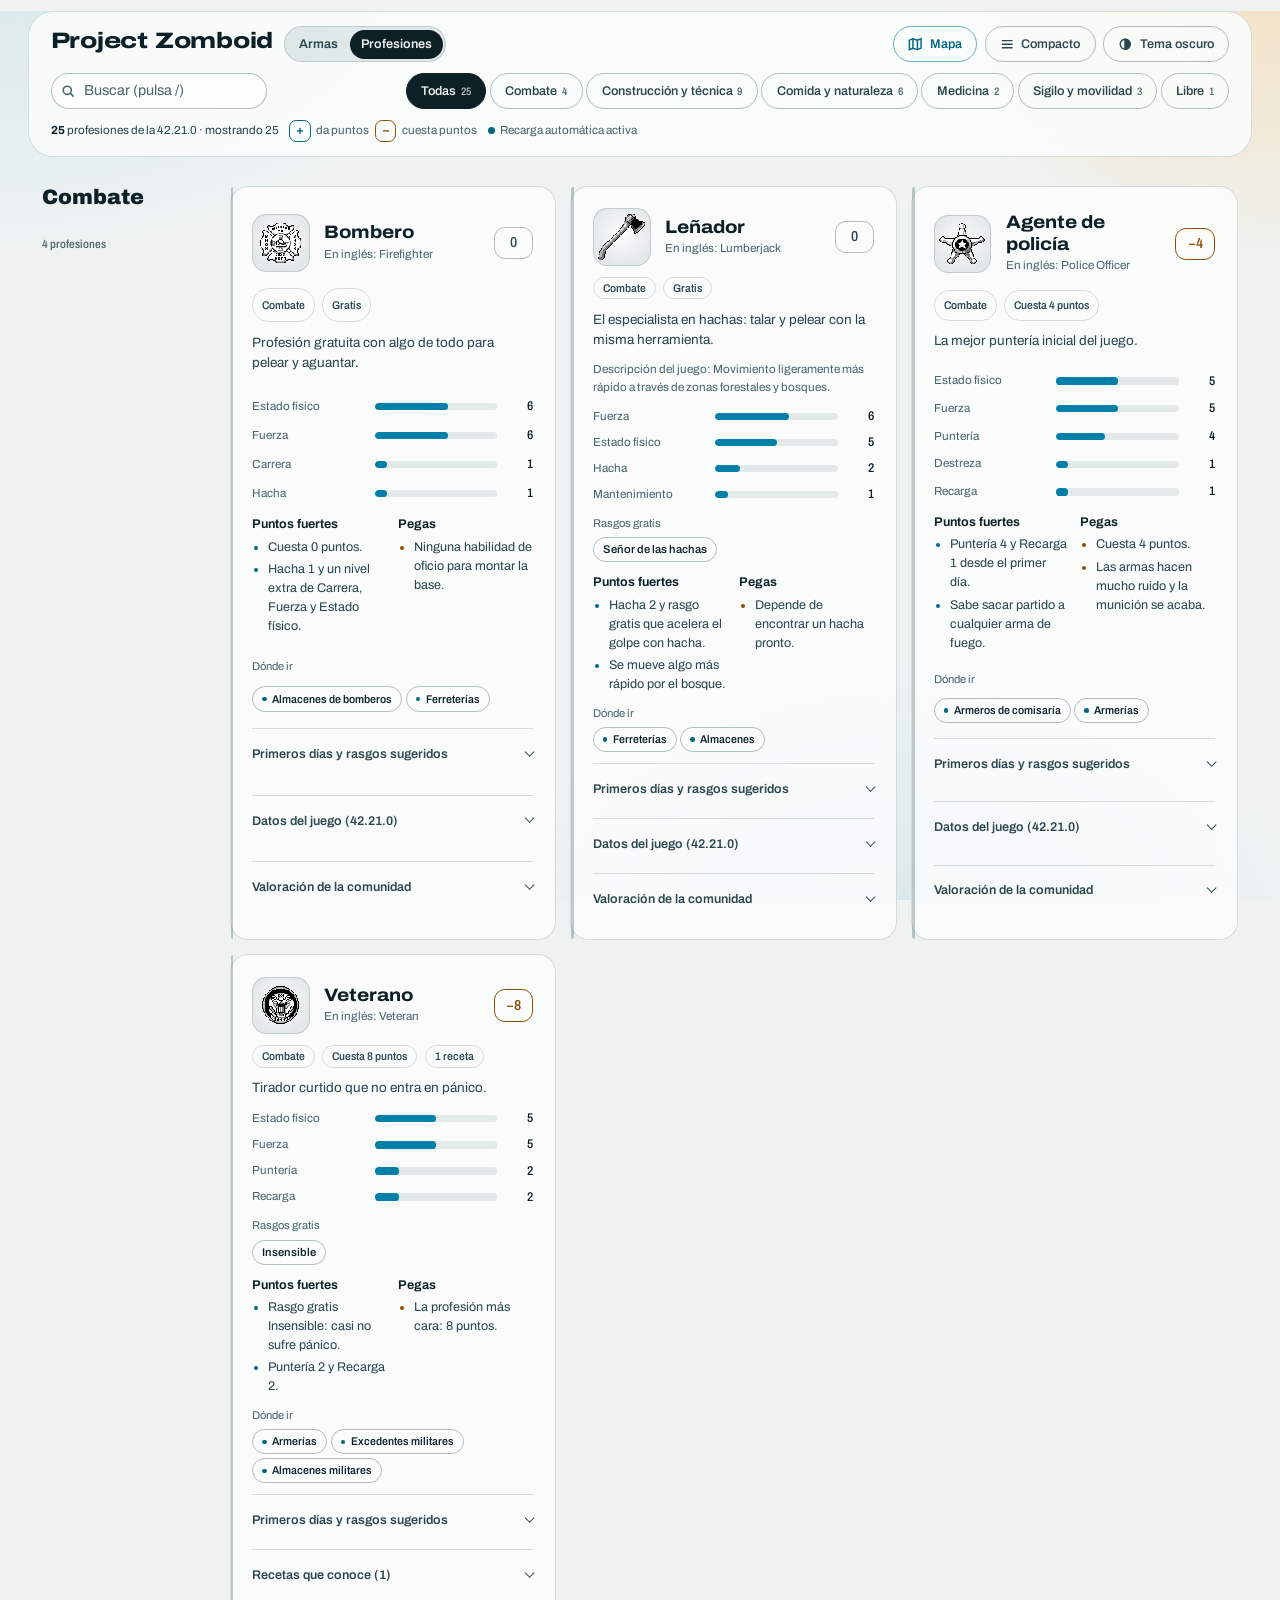
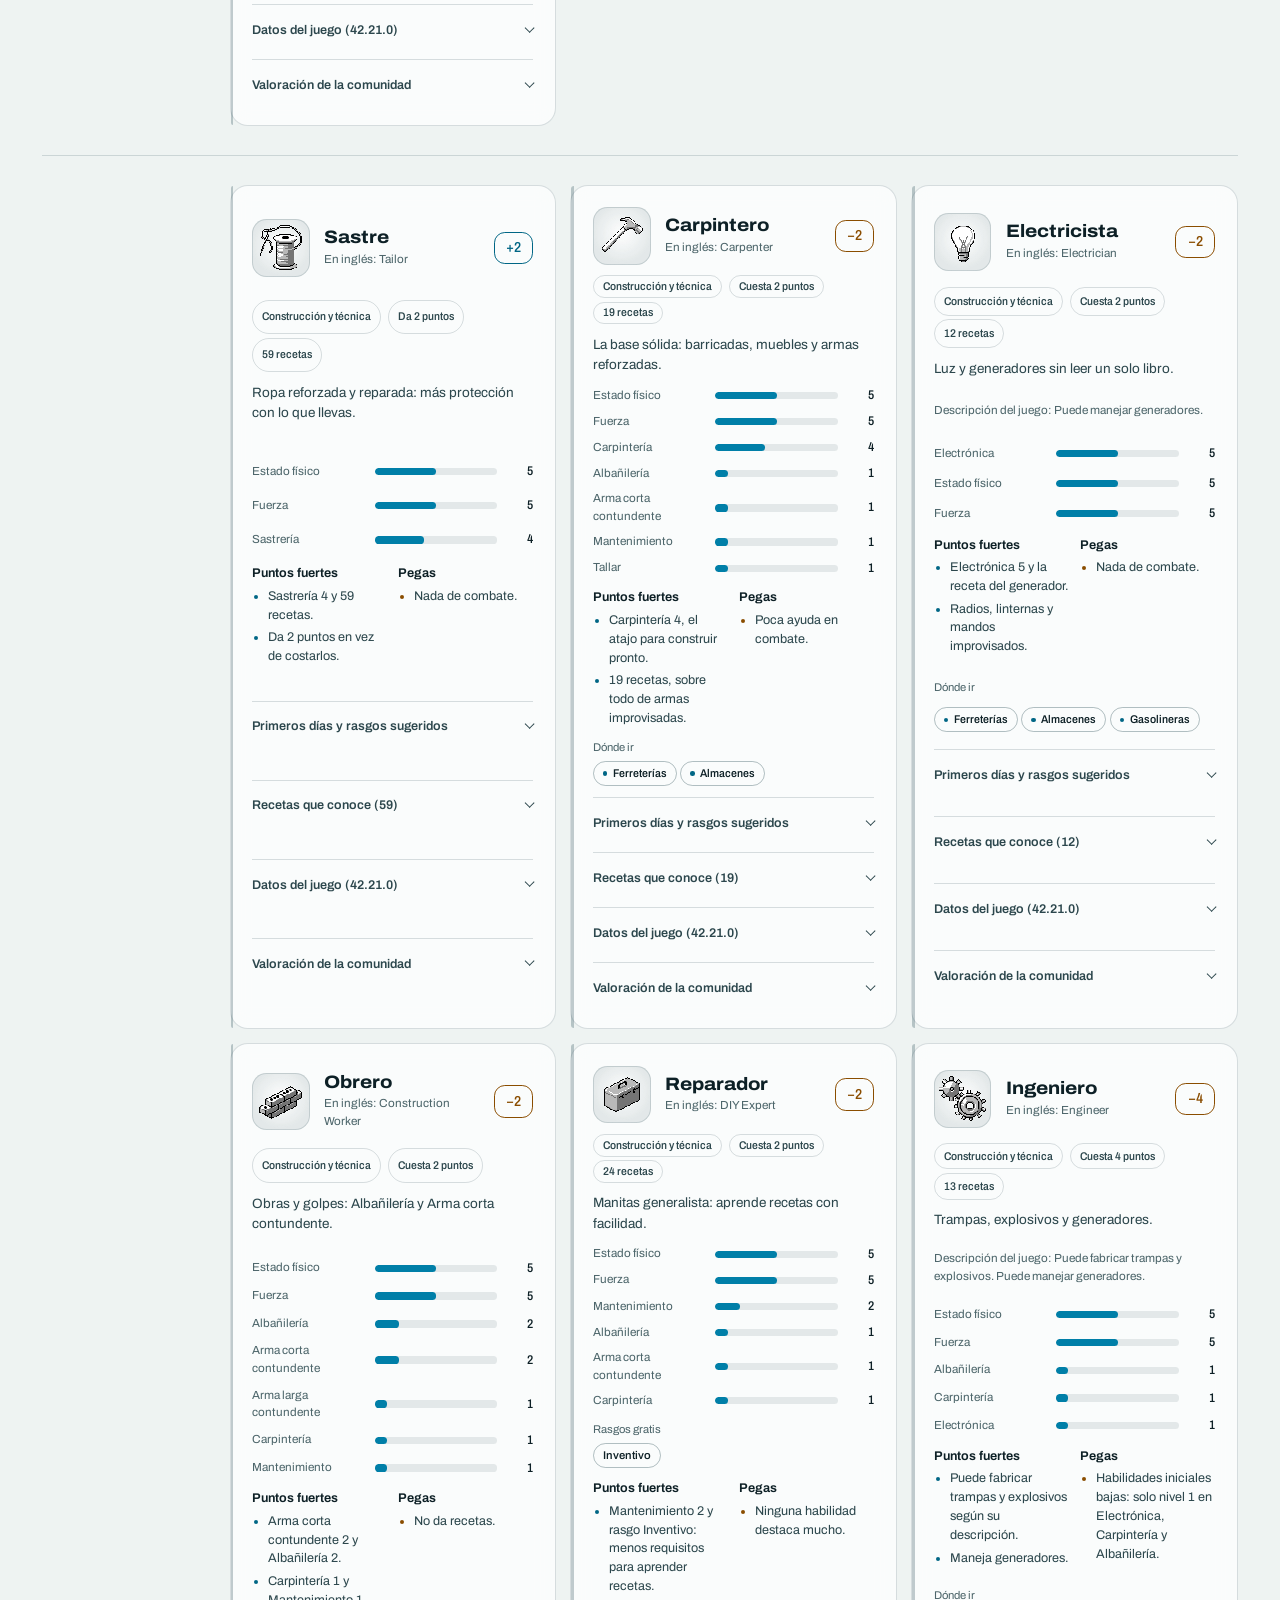
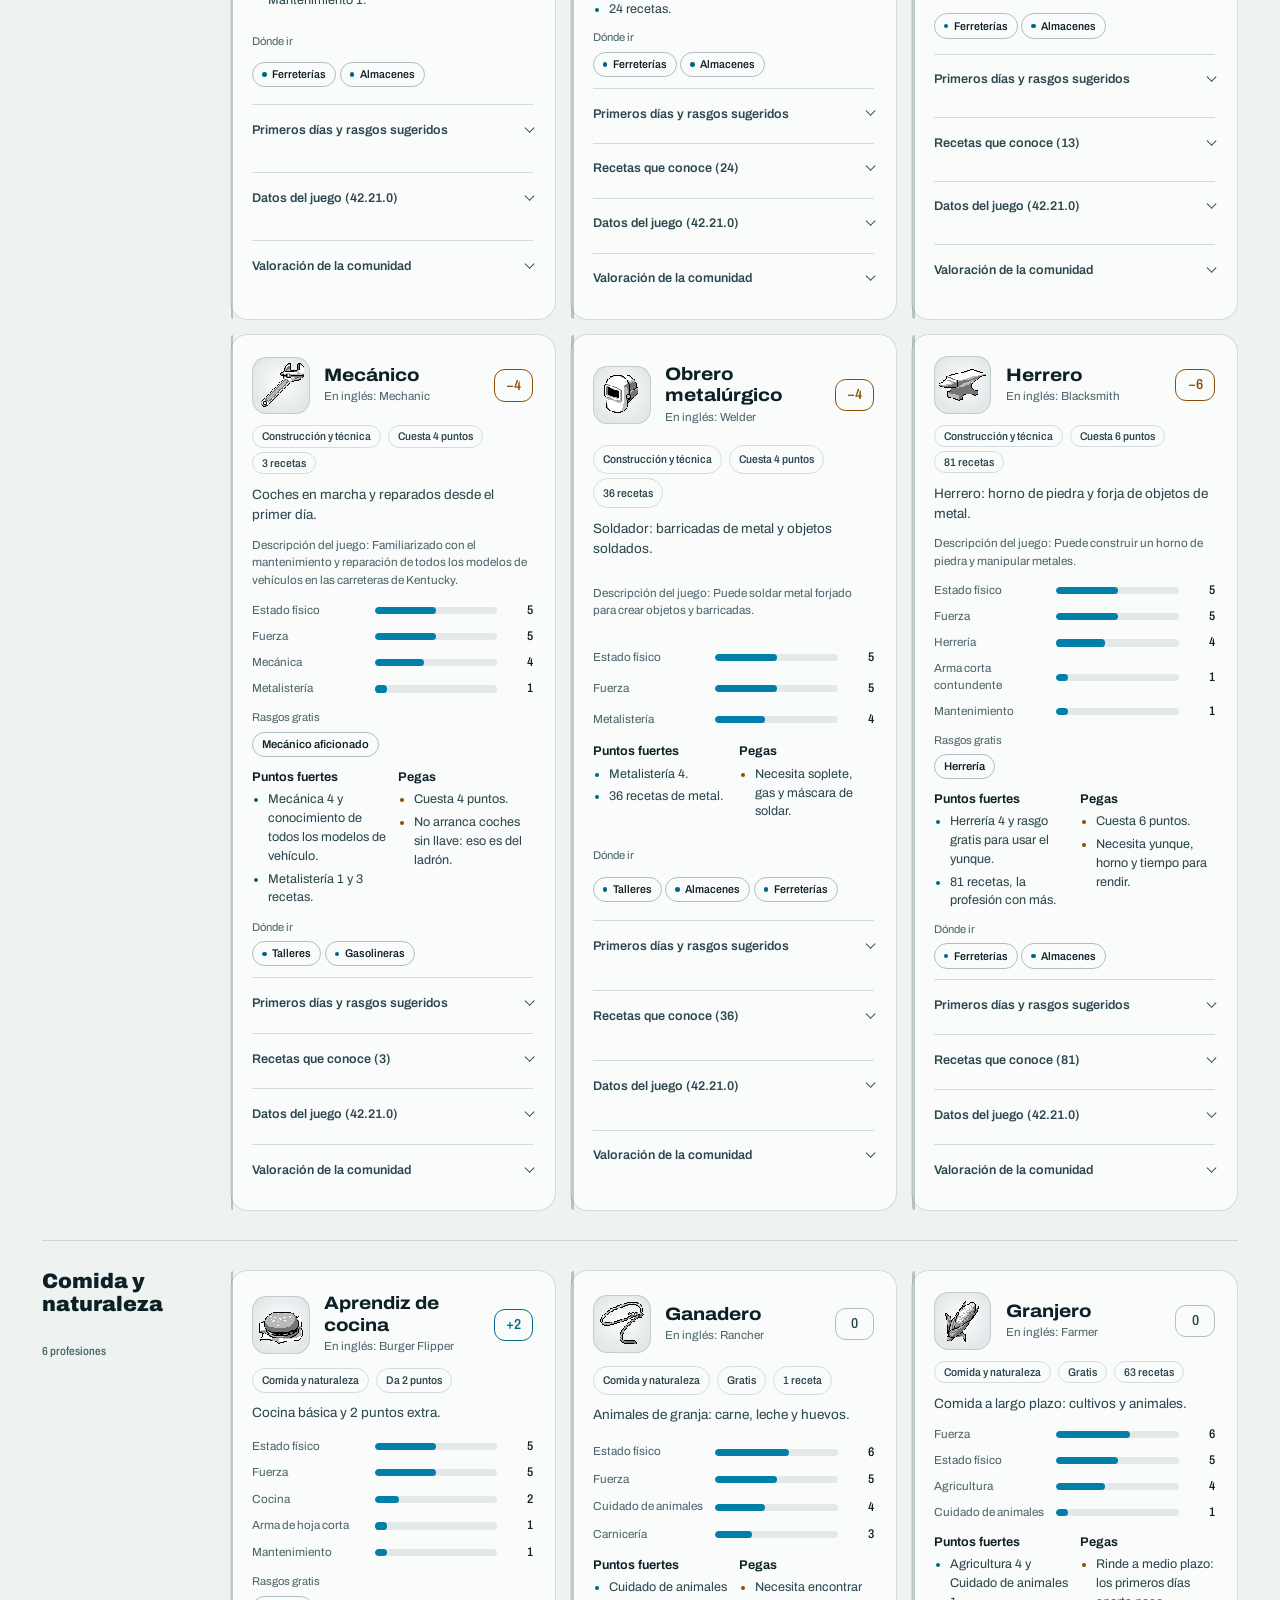
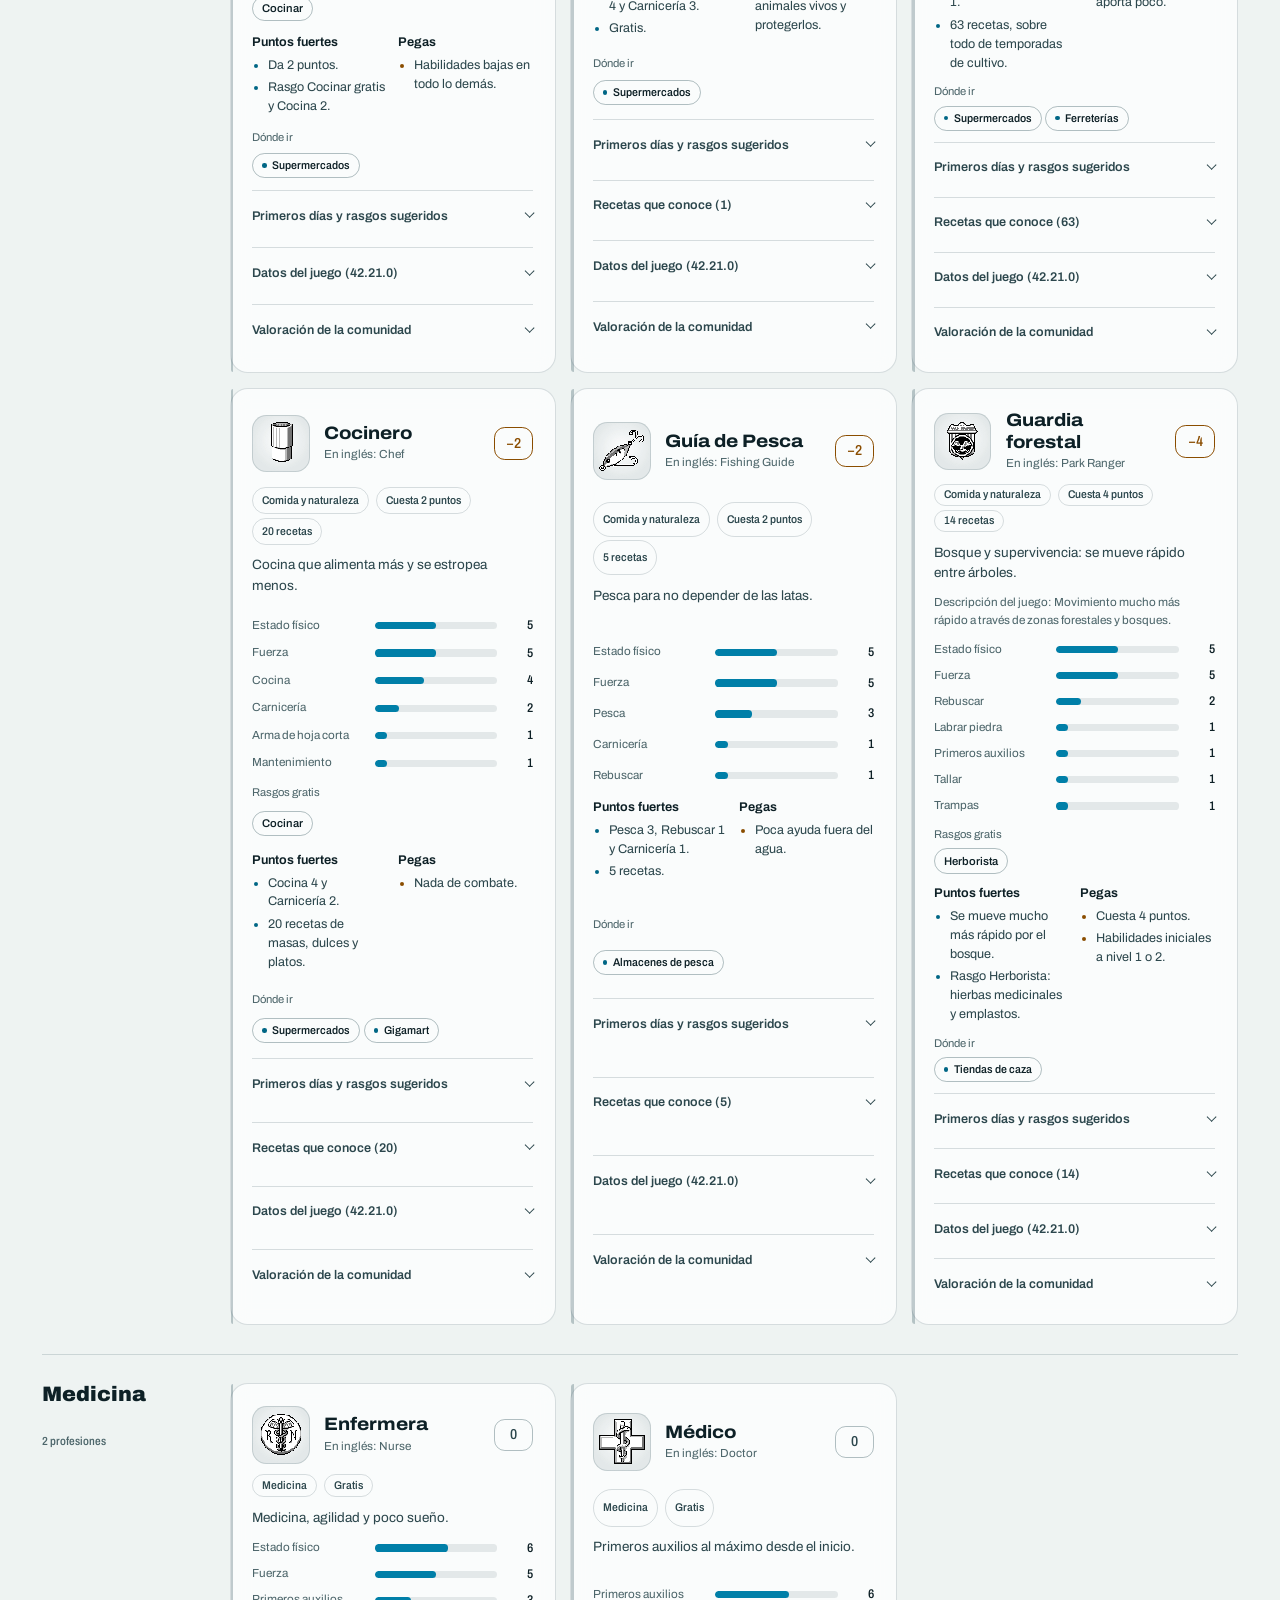
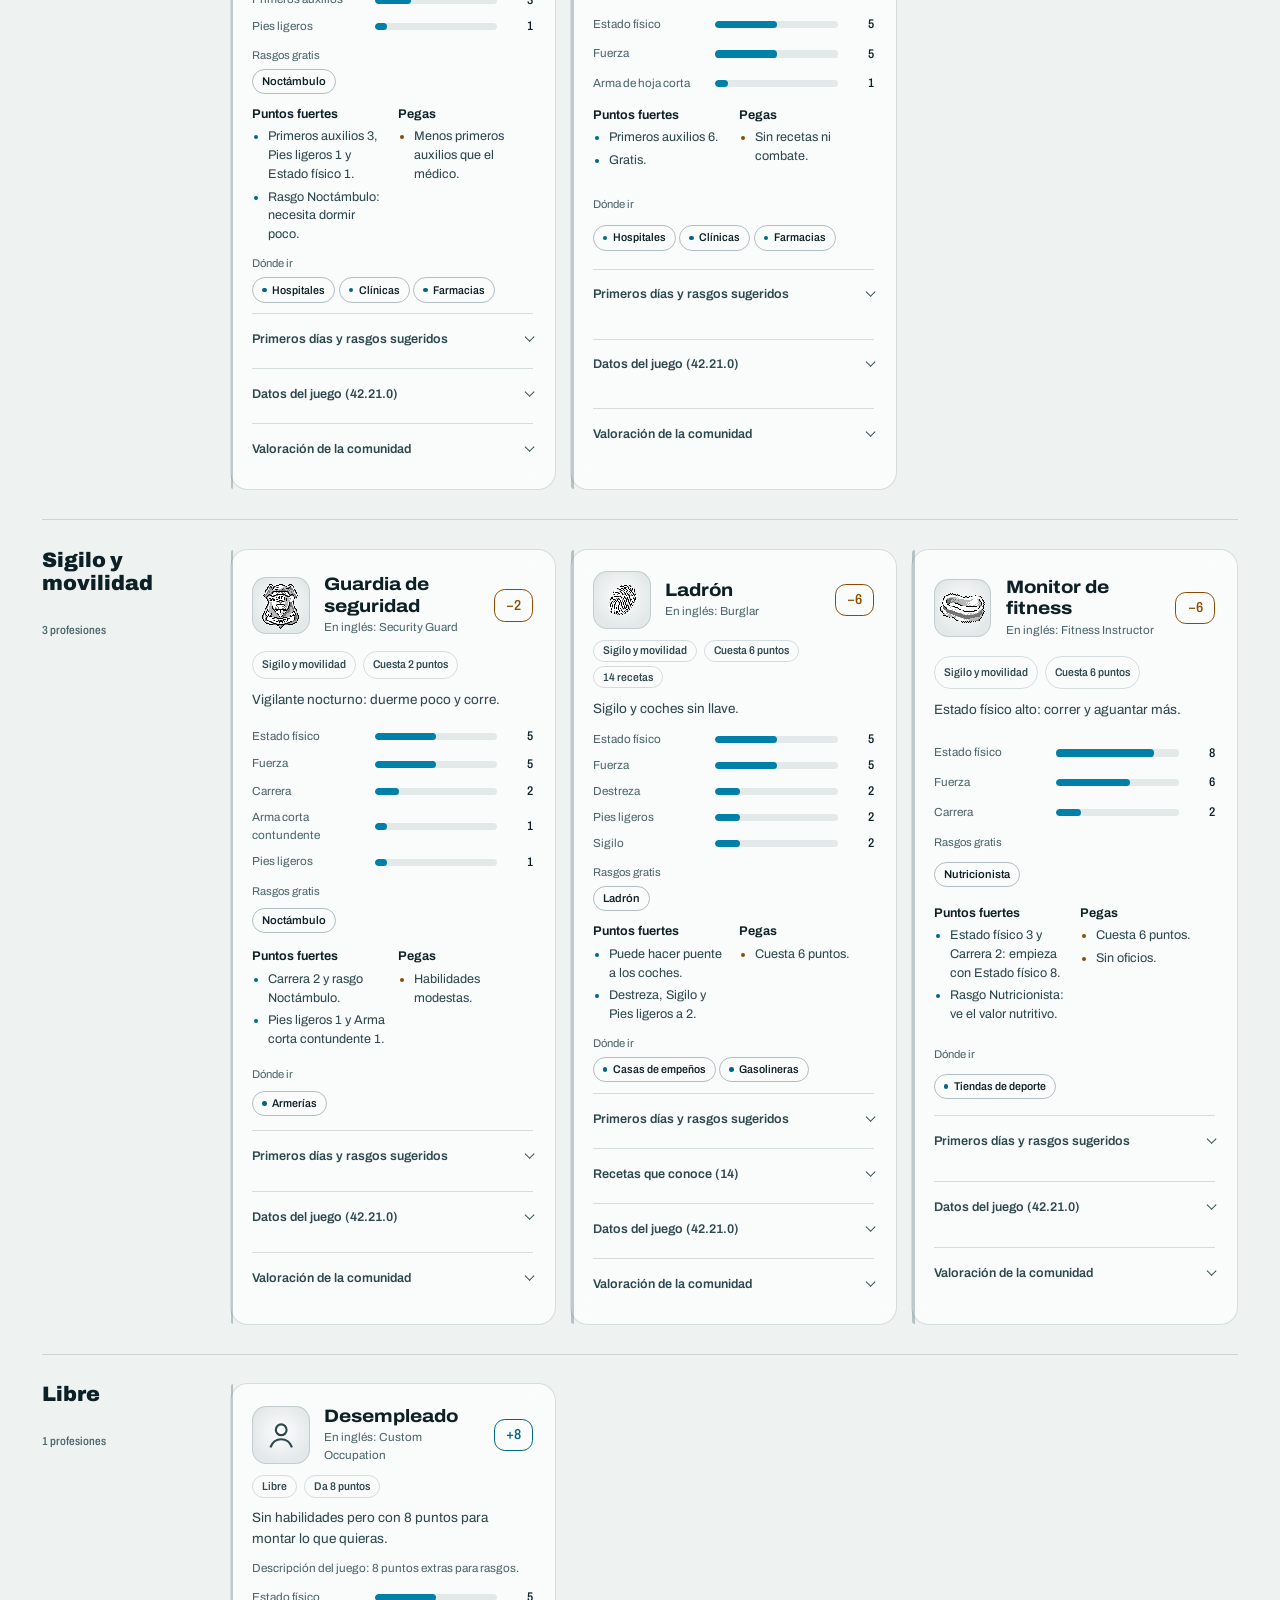
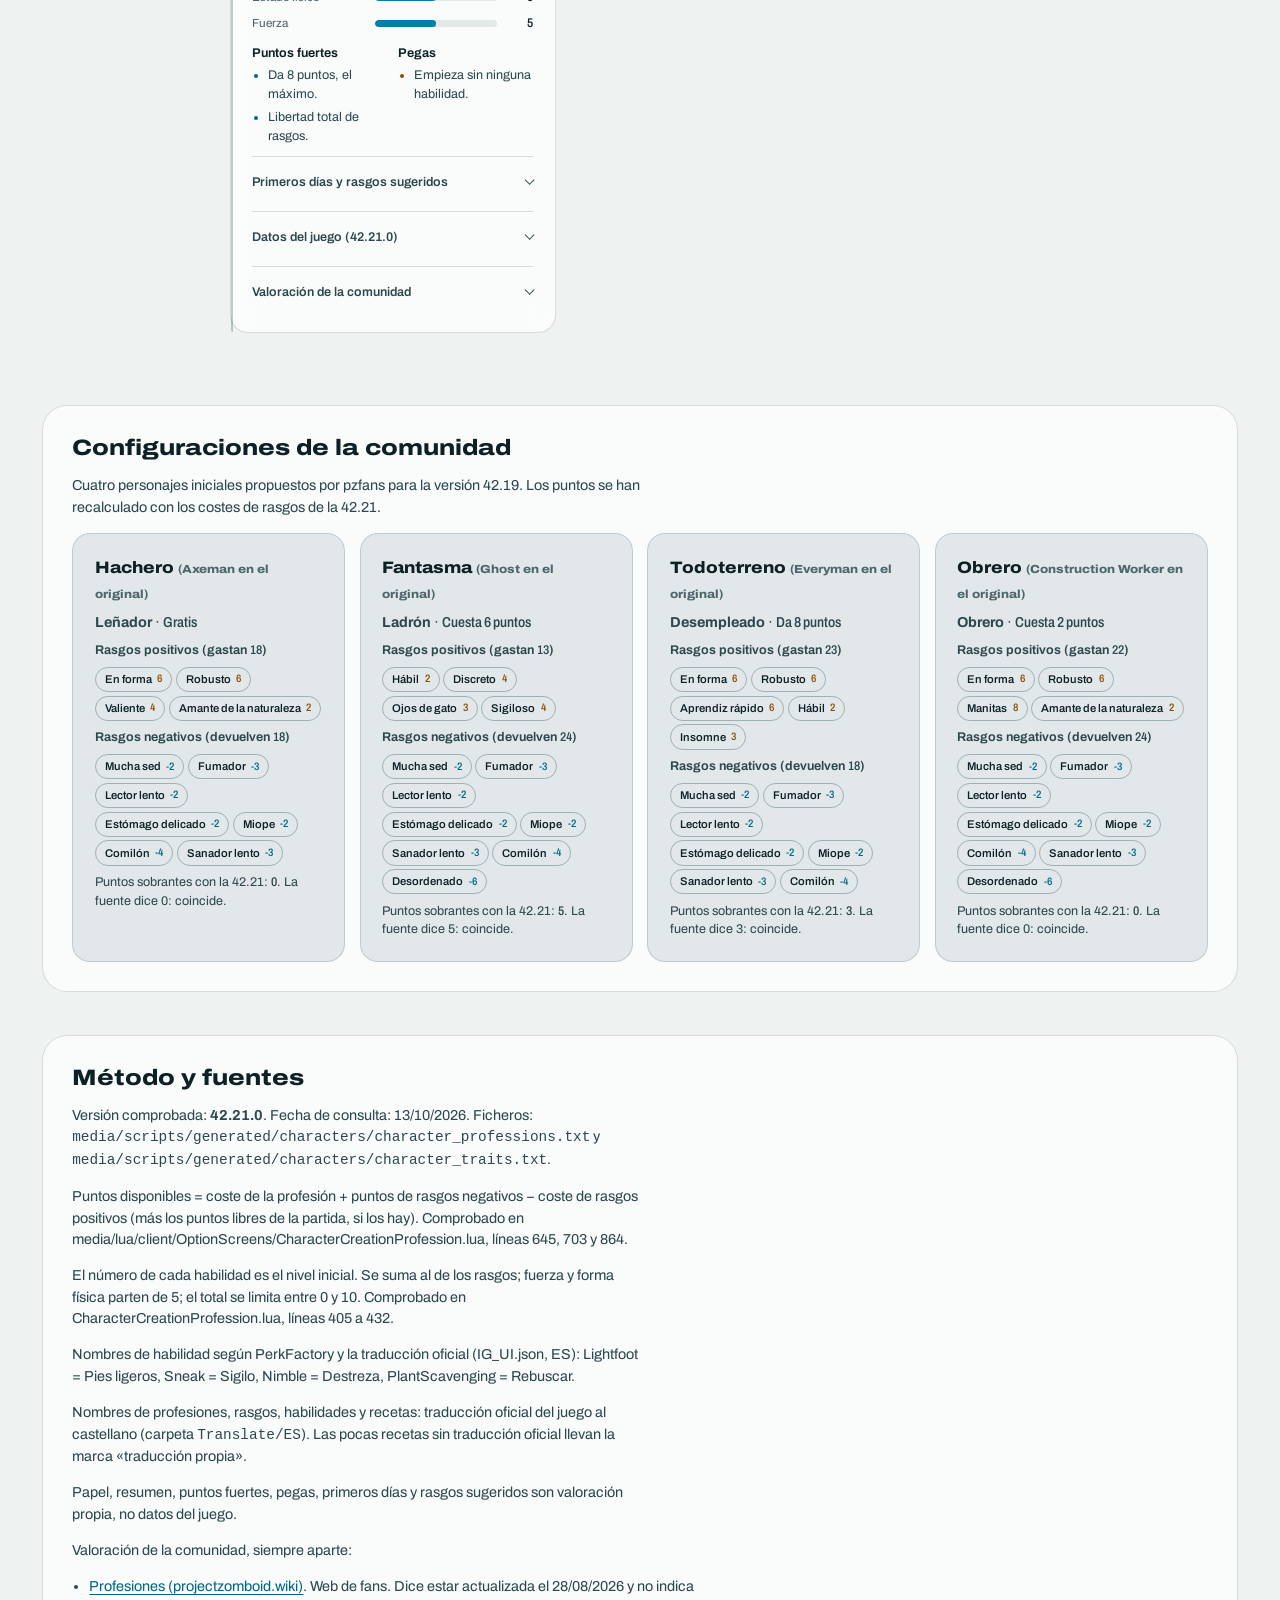
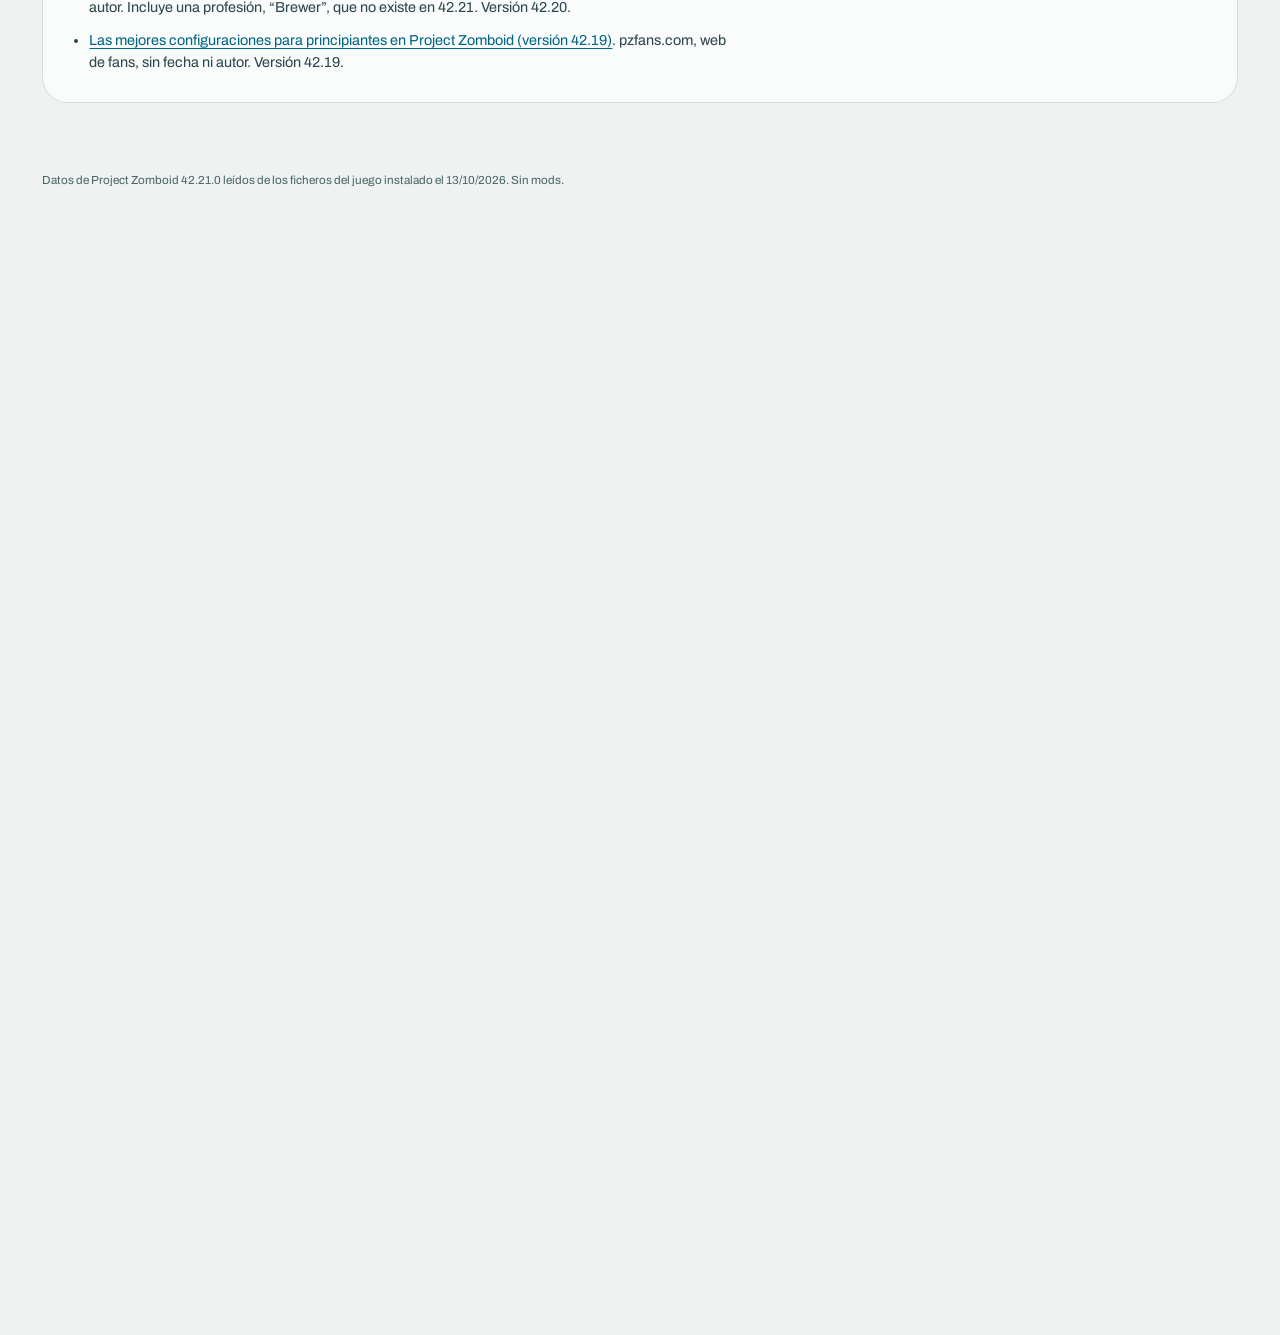
<file: profesiones.html>
<!doctype html>
<html lang="es">
<head>
  <meta charset="utf-8">
  <meta name="viewport" content="width=device-width, initial-scale=1">
  <title>Profesiones de Knox</title>
  <meta name="description" content="Guía de las 25 profesiones de Project Zomboid 42.21 con datos extraídos de los scripts del juego.">
  <meta name="color-scheme" content="dark light">
  <link rel="preconnect" href="https://fonts.googleapis.com">
  <link rel="preconnect" href="https://fonts.gstatic.com" crossorigin>
  <link rel="stylesheet" href="https://fonts.googleapis.com/css2?family=Archivo:wdth,wght@62..125,100..900&display=swap">
  <link rel="stylesheet" href="styles.css">
  <link rel="icon" href="data:image/svg+xml,%3Csvg xmlns='http://www.w3.org/2000/svg' viewBox='0 0 32 32'%3E%3Crect width='32' height='32' rx='8' fill='%230C171B'/%3E%3Ctext x='16' y='23' font-family='Arial Black,Arial' font-weight='900' font-size='20' text-anchor='middle' fill='none' stroke='%235CE1E6' stroke-width='1.6'%3EP%3C/text%3E%3C/svg%3E">
</head>
<body data-compact="false" data-page="profesiones">
  <a class="skip" href="#contenido">Saltar a las profesiones</a>

  <header class="topbar" id="topbar">
    <div class="topbar__inner">
      <div class="toprow">
        <div class="brand">
          <h1>Project Zomboid</h1>
          <nav class="tabs" aria-label="Secciones">
            <a class="tab" href="index.html">Armas</a>
            <a class="tab" href="profesiones.html" aria-current="page">Profesiones</a>
          </nav>
        </div>
        <div class="controls" role="group" aria-label="Opciones de vista">
          <a class="btn btn--map" href="https://pzmap.org/" target="pzmap" data-map rel="external" title="Abre pzmap.org en su propia ventana">
            <svg viewBox="0 0 16 16" fill="none" stroke="currentColor" stroke-width="1.6" aria-hidden="true"><path d="M1.5 3.5 5.5 2l5 1.5 4-1.5v10.5l-4 1.5-5-1.5-4 1.5z"/><path d="M5.5 2v10.5M10.5 3.5V14"/></svg>
            <span class="btn__label">Mapa</span>
          </a>
          <button class="btn" type="button" id="compactBtn" aria-pressed="false">
            <svg viewBox="0 0 16 16" fill="none" stroke="currentColor" stroke-width="1.6" aria-hidden="true"><path d="M2 4h12M2 8h12M2 12h12"/></svg>
            <span class="btn__label">Compacto</span>
          </button>
          <button class="btn" type="button" id="themeBtn" aria-label="Cambiar tema">
            <svg viewBox="0 0 16 16" fill="none" stroke="currentColor" stroke-width="1.6" aria-hidden="true"><circle cx="8" cy="8" r="5.5"/><path d="M8 2.5v11" /><path d="M8 2.5a5.5 5.5 0 0 1 0 11z" fill="currentColor"/></svg>
            <span class="btn__label" id="themeLabel">Tema claro</span>
          </button>
        </div>
      </div>

      <div class="toprow">
        <label class="search">
          <span class="sr-only">Buscar profesión, habilidad o rasgo</span>
          <svg viewBox="0 0 16 16" fill="none" stroke="currentColor" stroke-width="1.8" aria-hidden="true"><circle cx="7" cy="7" r="4.5"/><path d="m10.5 10.5 3.5 3.5"/></svg>
          <input type="search" id="q" placeholder="Buscar (pulsa /)" autocomplete="off" spellcheck="false">
        </label>
        <div class="chips" id="chips" role="group" aria-label="Filtrar por papel"></div>
      </div>

      <div class="statusline">
        <span class="coverage" id="coverage"></span>
        <span class="legend"><span class="cost cost--give">+</span> da puntos <span class="cost cost--take">−</span> cuesta puntos</span>
        <span class="live" id="live" data-state="off"><span class="live__dot" aria-hidden="true"></span><span id="liveText" class="live__text">Recarga automática: comprobando</span></span>
      </div>
    </div>
  </header>

  <main id="contenido" tabindex="-1">
    <div id="groups"></div>

    <section class="panel" id="configuraciones" aria-labelledby="config-t">
      <h2 id="config-t">Configuraciones de la comunidad</h2>
      <p>Cuatro personajes iniciales propuestos por pzfans para la versión 42.19. Los puntos se han recalculado con los costes de rasgos de la 42.21.</p>
      <div class="builds" id="builds"></div>
    </section>

    <section class="panel" id="metodo" aria-labelledby="metodo-t">
      <h2 id="metodo-t">Método y fuentes</h2>
      <div id="method"></div>
    </section>
  </main>

  <footer>
    <p id="footnote"></p>
  </footer>

  <script src="profesiones.js"></script>
  <script>
  (() => {
    'use strict';
    const DATA_FILE = 'profesiones.js';
    const $ = s => document.querySelector(s);
    const esc = s => String(s ?? '').replace(/[&<>"']/g, ch => ({ '&': '&amp;', '<': '&lt;', '>': '&gt;', '"': '&quot;', "'": '&#39;' }[ch]));
    const norm = s => String(s || '').normalize('NFD').replace(/[̀-ͯ]/g, '').toLowerCase();
    const store = {
      get(k) { try { return localStorage.getItem(k); } catch { return null; } },
      set(k, v) { try { localStorage.setItem(k, v); } catch { /* sin almacenamiento */ } },
    };
    const data = () => window.PZ_PROF || { meta: {}, roles: {}, professions: [], builds: [], sources: {} };
    const MAP_BASE = 'https://pzmap.org/';
    const mapUrl = room => MAP_BASE + (room ? '?room=' + encodeURIComponent(room) : '');
    function openMap(url) { const w = window.open(url, 'pzmap', 'popup=yes,width=1400,height=900'); if (w) { w.focus(); return true; } return false; }
    const costLabel = c => c > 0 ? `+${c}` : c < 0 ? `−${Math.abs(c)}` : '0';
    const costWord = c => c > 0 ? `Da ${c} punto${c === 1 ? '' : 's'}` : c < 0 ? `Cuesta ${-c} punto${c === -1 ? '' : 's'}` : 'Gratis';
    const costClass = c => c > 0 ? 'cost--give' : c < 0 ? 'cost--take' : 'cost--free';

    // ---------- Estado en la URL ----------
    const state = { role: 'all', q: '', compact: false };
    function readHash() {
      const p = new URLSearchParams(location.hash.replace(/^#/, ''));
      const roles = Object.keys(data().roles);
      state.role = roles.includes(p.get('papel')) ? p.get('papel') : 'all';
      state.q = p.get('q') || '';
      state.compact = p.has('compact') ? p.get('compact') === '1' : store.get('pz-compact') === '1';
    }
    function writeHash() {
      const p = new URLSearchParams();
      if (state.role !== 'all') p.set('papel', state.role);
      if (state.q) p.set('q', state.q);
      if (state.compact) p.set('compact', '1');
      const h = p.toString();
      history.replaceState(null, '', h ? '#' + h : location.pathname + location.search);
      store.set('pz-compact', state.compact ? '1' : '0');
    }

    function visible(p) {
      if (state.role !== 'all' && p.role !== state.role) return false;
      if (!state.q) return true;
      const q = norm(state.q);
      return [p.name, p.nameEn, p.roleLabel, ...p.skills.map(s => s.name), ...p.freeTraits.map(t => t.name)].some(x => norm(x).includes(q));
    }

    // ---------- Render ----------
    function renderChips() {
      const d = data();
      const opts = [['all', 'Todas'], ...Object.entries(d.roles)];
      $('#chips').innerHTML = opts.map(([id, label]) => {
        const n = id === 'all' ? d.professions.length : d.professions.filter(p => p.role === id).length;
        return `<button type="button" class="chip" data-role="${id}" aria-pressed="${state.role === id}">${esc(label)} <span class="chip__n num">${n}</span></button>`;
      }).join('');
    }

    function renderCoverage() {
      const d = data();
      const shown = d.professions.filter(visible).length;
      $('#coverage').innerHTML = `<strong>${d.professions.length}</strong> profesiones de la ${esc(d.meta.version)}<span class="coverage__extra"> · mostrando ${shown}</span>`;
    }

    const PROF_FALLBACK = '<svg viewBox="0 0 24 24" fill="none" stroke="currentColor" stroke-width="1.6" aria-hidden="true"><circle cx="12" cy="8" r="4"/><path d="M4 21c1.5-4 4.5-6 8-6s6.5 2 8 6"/></svg>';

    function skillRow(s) {
      const pct = s.level * 10;
      return `<div class="meter" title="${esc(s.desc || '')}"><dt>${esc(s.name)}</dt><dd><div class="meter__track" aria-hidden="true"><div class="meter__fill" style="left:0;width:${Math.max(2, pct)}%"></div></div></dd><dd class="meter__value num">${s.level}</dd></div>`;
    }

    function traitChip(t, withCost) {
      return `<li><span class="trait" title="${esc(t.desc || '')}">${esc(t.name)}${withCost ? ` <span class="num trait__cost">${t.cost > 0 ? t.cost : t.cost}</span>` : ''}</span></li>`;
    }

    function card(p) {
      const d = data();
      const icon = p.icon
        ? `<img class="card__icon card__icon--prof" src="${esc(p.icon)}" alt="Icono de ${esc(p.name)} en el juego" width="64" height="64">`
        : `<span class="icon-fallback">${PROF_FALLBACK}</span>`;
      const g = p.guide;
      const comm = p.community.length ? p.community.map(c => {
        const src = d.sources[c.src] || {};
        return `<blockquote class="quote"><p>${esc(c.text)}</p><cite><a href="${esc(src.url)}" target="_blank" rel="noopener noreferrer" title="Título original: ${esc(src.titleOriginal || src.title)}">${esc(src.title)}</a> · versión ${esc(src.version)}</cite></blockquote>`;
      }).join('') : '<p>Sin valoración de la comunidad verificada para esta profesión.</p>';

      return `<article class="card pcard" id="p-${esc(p.id)}" aria-labelledby="pn-${esc(p.id)}">
        <div class="card__head">
          <div class="icon-tile icon-tile--prof">${icon}</div>
          <div class="card__title">
            <h3 class="card__name" id="pn-${esc(p.id)}">${esc(p.name)}</h3>
            <p class="card__alias">En inglés: ${esc(p.nameEn)}</p>
          </div>
          <span class="cost ${costClass(p.cost)}" title="${costWord(p.cost)}"><span class="num">${costLabel(p.cost)}</span><span class="sr-only"> ${costWord(p.cost)}</span></span>
        </div>
        <div class="tags">
          <span class="tag">${esc(p.roleLabel)}</span>
          <span class="tag">${esc(costWord(p.cost))}</span>
          ${p.recipes.length ? `<span class="tag">${p.recipes.length} receta${p.recipes.length === 1 ? '' : 's'}</span>` : ''}
        </div>
        <p class="card__reason">${esc(g.summary)}</p>
        ${p.desc ? `<p class="pdesc">Descripción del juego: ${esc(p.desc)}</p>` : ''}
        <dl class="meters">${p.skills.map(skillRow).join('')}</dl>
        ${p.freeTraits.length ? `<div class="where"><span class="where__label">Rasgos gratis</span><ul class="where__list">${p.freeTraits.map(t => traitChip(t, false)).join('')}</ul></div>` : ''}
        <div class="procon">
          <div><p class="label-sub">Puntos fuertes</p><ul class="bullets">${g.strengths.map(x => `<li>${esc(x)}</li>`).join('')}</ul></div>
          <div><p class="label-sub">Pegas</p><ul class="bullets bullets--con">${g.weaknesses.map(x => `<li>${esc(x)}</li>`).join('')}</ul></div>
        </div>
        ${p.zones.length ? `<div class="where"><span class="where__label">Dónde ir</span><ul class="where__list">${p.zones.map(z => `<li><a class="where__link" href="${mapUrl(z.room)}" target="pzmap" data-map title="Ver las ${z.count} habitaciones de este tipo en pzmap.org">${esc(z.label)}</a></li>`).join('')}</ul></div>` : ''}

        <details class="more">
          <summary>Primeros días y rasgos sugeridos</summary>
          <div class="more__body">
            <p class="note-subjective">Valoración propia a partir de los datos del juego. No es oficial.</p>
            <ol class="steps">${g.firstDays.map(x => `<li>${esc(x)}</li>`).join('')}</ol>
            <p class="label-sub">Rasgos sugeridos (coste en puntos según la 42.21)</p>
            <ul class="where__list">${p.suggestedTraits.map(t => traitChip(t, true)).join('')}</ul>
          </div>
        </details>

        ${p.recipes.length ? `<details class="more">
          <summary>Recetas que conoce (${p.recipes.length})</summary>
          <div class="more__body"><ul class="recipes">${p.recipes.map(r => `<li>${esc(r.name)}${r.own ? ' <span class="tr-mark">(traducción propia)</span>' : ''}</li>`).join('')}</ul></div>
        </details>` : ''}

        <details class="more">
          <summary>Datos del juego (${esc(d.meta.version)})</summary>
          <div class="more__body">
            <dl class="kv">
              <dt>Coste de la profesión</dt><dd class="num">${costLabel(p.cost)}</dd>
              ${p.boosts.map(b => `<dt>${esc(b.name)} (profesión)</dt><dd class="num">+${b.level}</dd>`).join('')}
              ${p.freeTraits.map(t => `<dt>Rasgo gratis</dt><dd>${esc(t.name)}</dd>`).join('')}
            </dl>
            ${p.freeTraits.map(t => `<p class="path">${esc(t.name)}: ${esc(t.desc)} <code>${esc(t.file)}:${t.line}</code></p>`).join('')}
            <p class="path">Profesión <code>base:${esc(p.id)}</code> en <code>${esc(p.file)}:${p.line}</code>${p.iconName ? `. Icono <code>${esc(p.iconName)}</code> de <code>media/texturepacks/UI2.pack</code>` : '. El juego no le asigna icono'}.</p>
          </div>
        </details>

        <details class="more">
          <summary>Valoración de la comunidad</summary>
          <div class="more__body">
            <p class="note-subjective">Opinión subjetiva de terceros, de otras versiones del juego. Traducida del inglés.</p>
            ${comm}
          </div>
        </details>
      </article>`;
    }

    function renderGroups() {
      const d = data();
      $('#groups').innerHTML = Object.entries(d.roles).map(([id, label]) => {
        const list = d.professions.filter(p => p.role === id);
        const shown = list.filter(visible);
        if (!shown.length) return '';
        return `<section class="tier-group role-group" data-role="${id}" aria-labelledby="r-${id}">
          <div class="tier-mark"><div class="tier-mark__inner">
            <h2 class="role-title" id="r-${id}">${esc(label)}</h2>
            <p class="tier-caption"><span class="tier-count num">${shown.length === list.length ? `${list.length} profesiones` : `${shown.length} de ${list.length} visibles`}</span></p>
          </div></div>
          <div class="cards">${shown.map(card).join('')}</div>
        </section>`;
      }).join('') || '<p class="empty-tier">Ninguna profesión coincide con la búsqueda. Borra el texto o elige «Todas».</p>';
    }

    function renderBuilds() {
      const d = data();
      $('#builds').innerHTML = d.builds.map(b => `<article class="build">
        <h3>${esc(b.name)} <span class="card__alias">(${esc(b.original)} en el original)</span></h3>
        <p><strong>${esc(b.profName)}</strong> · <span class="num">${costWord(b.profCost)}</span></p>
        <p class="label-sub">Rasgos positivos (gastan <span class="num">${b.spent}</span>)</p>
        <ul class="where__list">${b.good.map(t => `<li><span class="trait">${esc(t.name)} <span class="num trait__cost">${t.cost}</span></span></li>`).join('')}</ul>
        <p class="label-sub">Rasgos negativos (devuelven <span class="num">${b.refund}</span>)</p>
        <ul class="where__list">${b.bad.map(t => `<li><span class="trait trait--bad">${esc(t.name)} <span class="num trait__cost">${t.cost}</span></span></li>`).join('')}</ul>
        <p class="check">Puntos sobrantes con la 42.21: <strong class="num">${b.left}</strong>. La fuente dice ${b.claimedLeft}: ${b.matches ? 'coincide' : 'no coincide'}.</p>
      </article>`).join('');
    }

    function renderStatic() {
      const d = data(), m = d.meta;
      $('#method').innerHTML = `
        <p>Versión comprobada: <strong>${esc(m.version)}</strong>. Fecha de consulta: ${esc(m.consulted)}. Ficheros: ${m.files.map(f => `<code>${esc(f)}</code>`).join(' y ')}.</p>
        <p>${esc(m.pointsRule)}</p>
        <p>${esc(m.levelRule)}</p>
        <p>${esc(m.perkRule)}</p>
        <p>Nombres de profesiones, rasgos, habilidades y recetas: traducción oficial del juego al castellano (carpeta <code>Translate/ES</code>). Las pocas recetas sin traducción oficial llevan la marca «traducción propia».</p>
        <p>Papel, resumen, puntos fuertes, pegas, primeros días y rasgos sugeridos son valoración propia, no datos del juego.</p>
        <p>Valoración de la comunidad, siempre aparte:</p>
        <ul class="sources">${Object.values(d.sources).map(s => `<li><a href="${esc(s.url)}" target="_blank" rel="noopener noreferrer" title="Título original: ${esc(s.titleOriginal || s.title)}">${esc(s.title)}</a>. ${esc(s.where)} Versión ${esc(s.version)}.</li>`).join('')}</ul>`;
      $('#footnote').textContent = `Datos de Project Zomboid ${m.version} leídos de los ficheros del juego instalado el ${m.consulted}. Sin mods.`;
    }

    function renderAll() {
      document.body.dataset.compact = String(state.compact);
      $('#compactBtn').setAttribute('aria-pressed', String(state.compact));
      $('#q').value = state.q;
      renderChips(); renderCoverage(); renderGroups(); renderBuilds(); renderStatic();
    }

    // ---------- Eventos ----------
    document.addEventListener('click', e => {
      const ml = e.target.closest('a[data-map]');
      if (ml && !e.ctrlKey && !e.metaKey && !e.shiftKey && e.button === 0) { if (openMap(ml.href)) e.preventDefault(); return; }
      const chip = e.target.closest('[data-role]');
      if (chip && chip.classList.contains('chip')) { state.role = chip.dataset.role; writeHash(); renderChips(); renderCoverage(); renderGroups(); }
    });
    let qTimer;
    $('#q').addEventListener('input', e => { clearTimeout(qTimer); qTimer = setTimeout(() => { state.q = e.target.value.trim(); writeHash(); renderCoverage(); renderGroups(); }, 120); });
    document.addEventListener('keydown', e => {
      if (e.key === '/' && document.activeElement !== $('#q') && !e.target.closest('input, textarea')) { e.preventDefault(); $('#q').focus(); }
      if (e.key === 'Escape' && document.activeElement === $('#q') && state.q) { state.q = ''; $('#q').value = ''; writeHash(); renderCoverage(); renderGroups(); }
    });
    $('#compactBtn').addEventListener('click', () => { state.compact = !state.compact; writeHash(); document.body.dataset.compact = String(state.compact); $('#compactBtn').setAttribute('aria-pressed', String(state.compact)); });
    window.addEventListener('hashchange', () => { readHash(); renderAll(); });

    // Tema
    const currentTheme = () => document.documentElement.dataset.theme || (matchMedia('(prefers-color-scheme: light)').matches ? 'light' : 'dark');
    function applyTheme(t) {
      if (t) document.documentElement.dataset.theme = t;
      $('#themeLabel').textContent = currentTheme() === 'dark' ? 'Tema claro' : 'Tema oscuro';
      $('#themeBtn').setAttribute('aria-label', currentTheme() === 'dark' ? 'Cambiar a tema claro' : 'Cambiar a tema oscuro');
    }
    matchMedia('(prefers-color-scheme: light)').addEventListener('change', () => applyTheme(null));
    $('#themeBtn').addEventListener('click', () => { const t = currentTheme() === 'dark' ? 'light' : 'dark'; store.set('pz-theme', t); applyTheme(t); });

    new ResizeObserver(() => document.documentElement.style.setProperty('--header-h', $('#topbar').offsetHeight + 'px')).observe($('#topbar'));

    // ---------- Recarga automática ----------
    // Si cambian los datos, se repinta sin perder el filtro. Si cambian la página o los estilos, se recarga entera (el filtro va en la URL).
    const last = {};
    const live = $('#live'), liveText = $('#liveText');
    async function poll() {
      try {
        for (const f of [DATA_FILE, 'profesiones.html', 'styles.css']) {
          const res = await fetch(f, { cache: 'no-store' });
          if (!res.ok) throw new Error('HTTP ' + res.status);
          const text = await res.text();
          if (last[f] !== undefined && text !== last[f]) {
            if (f !== DATA_FILE) { location.reload(); return; }
            const s = document.createElement('script'); s.textContent = text; document.head.appendChild(s); s.remove();
            renderAll();
            live.dataset.state = 'flash';
            liveText.textContent = 'Datos actualizados ' + new Date().toLocaleTimeString('es-ES');
            setTimeout(() => { live.dataset.state = 'on'; }, 1500);
          }
          last[f] = text;
        }
        if (live.dataset.state === 'off') { live.dataset.state = 'on'; liveText.textContent = 'Recarga automática activa'; }
      } catch {
        live.dataset.state = 'off';
        liveText.textContent = 'Recarga automática desactivada: abre el panel con el servidor local';
        return;
      }
      setTimeout(poll, document.hidden ? 10000 : 2000);
    }

    readHash();
    const savedTheme = store.get('pz-theme');
    applyTheme(savedTheme === 'light' || savedTheme === 'dark' ? savedTheme : null);
    renderAll();
    if (location.protocol.startsWith('http')) poll();
    else liveText.textContent = 'Recarga automática desactivada: abre el panel con el servidor local';
  })();
  </script>
</body>
</html>
</file>
<file: styles.css>
/* Panel de tier de armas · Project Zomboid 42.21
   Tokens según DESIGN.md. Oscuro por defecto, claro por preferencia del sistema o botón. */

:root {
  color-scheme: dark;
  --bg: #0C171B;
  --bg-mesh-1: #12343D;
  --bg-mesh-2: #3A2A12;
  --surface: rgba(22, 44, 52, 0.55);
  --surface-strong: rgba(16, 34, 40, 0.82);
  --surface-hover: rgba(30, 58, 68, 0.62);
  --line: rgba(150, 220, 228, 0.16);
  --line-strong: rgba(150, 220, 228, 0.30);
  --ink: #ECF4F3;
  --ink-2: #B9CDCF;
  --ink-3: #93ABAE;
  --sodium: #FFB547;
  --phosphor: #5CE1E6;
  --meter: #1AA6B8;
  --meter-track: rgba(150, 220, 228, 0.12);
  --glow-s: 0 0 24px rgba(255, 181, 71, 0.35);
  --glow-a: 0 0 24px rgba(92, 225, 230, 0.30);
  --icon-light: rgba(236, 244, 243, 0.30);
  --icon-filter: drop-shadow(0 0 1px rgba(236, 244, 243, 0.55));

  --tier-S: var(--sodium);
  --tier-A: var(--phosphor);
  --tier-B: var(--ink);
  --tier-C: var(--ink-3);

  --font: "Archivo", system-ui, -apple-system, "Segoe UI", Roboto, sans-serif;

  --s1: 4px; --s2: 8px; --s3: 12px; --s4: 16px; --s5: 24px; --s6: 32px; --s7: 48px; --s8: 64px;
  --r-chip: 999px; --r-card: 20px; --r-panel: 28px;
  --t-fast: 160ms; --t-base: 240ms; --ease: cubic-bezier(.2, .7, .2, 1);
  --header-h: 180px;
  --maxw: 1360px;
}

@media (prefers-color-scheme: light) {
  :root:not([data-theme="dark"]) {
    color-scheme: light;
    --bg: #EEF3F2;
    --bg-mesh-1: #D5E7E6;
    --bg-mesh-2: #F3E2C6;
    --surface: rgba(255, 255, 255, 0.72);
    --surface-strong: rgba(250, 253, 252, 0.88);
    --surface-hover: rgba(255, 255, 255, 0.92);
    --line: rgba(20, 60, 70, 0.16);
    --line-strong: rgba(20, 60, 70, 0.32);
    --ink: #0D2026;
    --ink-2: #2C474D;
    --ink-3: #4D666B;
    --sodium: #8A4D00;
    --phosphor: #006685;
    --meter: #007FA8;
    --meter-track: rgba(20, 60, 70, 0.10);
    --glow-s: none;
    --glow-a: none;
    --icon-light: rgba(255, 255, 255, 0.95);
    --icon-filter: none;
  }
}
:root[data-theme="light"] {
  color-scheme: light;
  --bg: #EEF3F2;
  --bg-mesh-1: #D5E7E6;
  --bg-mesh-2: #F3E2C6;
  --surface: rgba(255, 255, 255, 0.72);
  --surface-strong: rgba(250, 253, 252, 0.88);
  --surface-hover: rgba(255, 255, 255, 0.92);
  --line: rgba(20, 60, 70, 0.16);
  --line-strong: rgba(20, 60, 70, 0.32);
  --ink: #0D2026;
  --ink-2: #2C474D;
  --ink-3: #4D666B;
  --sodium: #8A4D00;
  --phosphor: #006685;
  --meter: #007FA8;
  --meter-track: rgba(20, 60, 70, 0.10);
  --glow-s: none;
  --glow-a: none;
  --icon-light: rgba(255, 255, 255, 0.95);
  --icon-filter: none;
}

/* ---------- Base ---------- */
*, *::before, *::after { box-sizing: border-box; }
html { -webkit-text-size-adjust: 100%; scroll-padding-top: calc(var(--header-h) + var(--s4)); zoom: 0.9; }
body {
  margin: 0;
  min-height: 100vh;
  font-family: var(--font);
  font-size: 1rem;
  line-height: 1.5;
  font-variation-settings: "wdth" 100;
  font-weight: 420;
  color: var(--ink);
  background-color: var(--bg);
  background-image:
    radial-gradient(60rem 40rem at 0% -10%, var(--bg-mesh-1), transparent 60%),
    radial-gradient(40rem 30rem at 100% 0%, var(--bg-mesh-2), transparent 65%),
    radial-gradient(50rem 40rem at 70% 110%, var(--bg-mesh-1), transparent 60%);
  background-attachment: fixed;
  overflow-x: hidden;
}
a { color: var(--phosphor); text-underline-offset: 3px; }
a:hover { text-decoration-thickness: 2px; }
button, input { font: inherit; color: inherit; }
code { overflow-wrap: anywhere; word-break: break-word; }
:focus-visible { outline: 2px solid var(--phosphor); outline-offset: 2px; border-radius: 6px; }
.sr-only { position: absolute; width: 1px; height: 1px; padding: 0; margin: -1px; overflow: hidden; clip: rect(0 0 0 0); white-space: nowrap; border: 0; }
.skip { position: absolute; left: var(--s4); top: -100px; z-index: 50; background: var(--surface-strong); padding: var(--s2) var(--s4); border-radius: var(--r-chip); }
.skip:focus { top: var(--s2); }
.num { font-variant-numeric: tabular-nums; font-variation-settings: "wdth" 82; font-weight: 560; }

/* ---------- Cabecera fija ---------- */
.topbar {
  position: sticky;
  top: 0;
  z-index: 20;
  padding: var(--s3) var(--s4) 0;
  background: linear-gradient(to bottom, var(--bg) 0, var(--bg) var(--s3), transparent var(--s3));
}
.topbar__inner {
  max-width: var(--maxw);
  margin: 0 auto;
  padding: var(--s4) var(--s5);
  background: var(--surface-strong);
  border: 1px solid var(--line);
  border-radius: var(--r-panel);
  backdrop-filter: blur(16px) saturate(140%);
  -webkit-backdrop-filter: blur(16px) saturate(140%);
  display: grid;
  grid-template-columns: minmax(0, 1fr);
  gap: var(--s3);
}
.topbar__inner > *, .toprow > * { min-width: 0; }
.brand { display: flex; align-items: baseline; gap: var(--s3); flex-wrap: wrap; min-width: 0; }
.brand h1 {
  margin: 0;
  font-size: 1.55rem;
  line-height: 1.1;
  font-weight: 800;
  font-variation-settings: "wdth" 125;
  letter-spacing: -0.01em;
}
.brand__meta { color: var(--ink-3); font-size: 0.8125rem; font-variation-settings: "wdth" 90; }
.toprow { display: flex; align-items: center; justify-content: space-between; gap: var(--s3); flex-wrap: wrap; }

.controls { display: flex; align-items: center; gap: var(--s2); flex-wrap: wrap; }
.search {
  position: relative;
  display: flex;
  align-items: center;
}
.search svg { position: absolute; left: 12px; width: 16px; height: 16px; color: var(--ink-3); pointer-events: none; }
.search input {
  width: 15rem;
  max-width: 100%;
  min-height: 40px;
  padding: 0 var(--s3) 0 36px;
  border-radius: var(--r-chip);
  border: 1px solid var(--line-strong);
  background: var(--surface);
  transition: border-color var(--t-fast) var(--ease), background-color var(--t-fast) var(--ease);
}
.search input::placeholder { color: var(--ink-3); }
.search input:hover { border-color: var(--ink-3); }

.chips { display: flex; gap: var(--s1); flex-wrap: wrap; }
.chip, .btn {
  min-height: 40px;
  padding: 0 var(--s4);
  border-radius: var(--r-chip);
  border: 1px solid var(--line-strong);
  background: transparent;
  color: var(--ink-2);
  cursor: pointer;
  font-size: 0.875rem;
  font-weight: 560;
  white-space: nowrap;
  transition: background-color var(--t-fast) var(--ease), color var(--t-fast) var(--ease), border-color var(--t-fast) var(--ease), transform var(--t-fast) var(--ease);
}
.chip:hover, .btn:hover { color: var(--ink); border-color: var(--ink-3); background: var(--surface-hover); }
.chip:active, .btn:active { transform: translateY(1px); }
.chip[aria-pressed="true"] { color: var(--bg); background: var(--ink); border-color: var(--ink); }
.btn { display: inline-flex; align-items: center; gap: var(--s2); }
.btn svg { width: 16px; height: 16px; }
.btn[aria-pressed="true"] { color: var(--phosphor); border-color: var(--phosphor); }
.btn[hidden] { display: none; }
a.btn { text-decoration: none; }
.btn--map { color: var(--phosphor); border-color: color-mix(in srgb, var(--phosphor) 55%, transparent); }
.btn--map:hover { color: var(--phosphor); border-color: var(--phosphor); }

/* Dónde buscar: enlaces a pzmap.org por tipo de habitación */
.where { display: grid; gap: 6px; }
.where__label { color: var(--ink-3); font-size: 0.78rem; }
.where__list { display: flex; flex-wrap: wrap; gap: 4px; margin: 0; padding: 0; list-style: none; }
.where__link {
  display: inline-flex;
  align-items: center;
  min-height: 28px;
  padding: 0 10px;
  border-radius: var(--r-chip);
  border: 1px solid var(--line-strong);
  color: var(--ink);
  font-size: 0.78rem;
  font-weight: 560;
  font-variation-settings: "wdth" 92;
  text-decoration: none;
  transition: border-color var(--t-fast) var(--ease), color var(--t-fast) var(--ease), background-color var(--t-fast) var(--ease);
}
.where__link::before {
  content: "";
  width: 5px;
  height: 5px;
  margin-right: 6px;
  border-radius: 50%;
  background: var(--phosphor);
}
.where__link:hover { border-color: var(--phosphor); color: var(--phosphor); background: var(--surface-hover); }

/* Panel de zonas del mapa */
.zones { display: grid; grid-template-columns: repeat(auto-fill, minmax(210px, 1fr)); gap: var(--s2); margin: var(--s4) 0 0; padding: 0; list-style: none; }
.zone {
  display: flex;
  align-items: center;
  justify-content: space-between;
  gap: var(--s3);
  min-height: 48px;
  padding: 0 var(--s4);
  border-radius: 14px;
  border: 1px solid var(--line);
  background: var(--meter-track);
  color: var(--ink);
  font-weight: 600;
  text-decoration: none;
  transition: border-color var(--t-fast) var(--ease), background-color var(--t-fast) var(--ease);
}
.zone:hover { border-color: var(--phosphor); background: var(--surface-hover); }
.zone__n { color: var(--ink-3); font-size: 0.8125rem; }

/* Resumen de tier en la cabecera */
.summary { display: grid; gap: var(--s1); }
.summary__row { display: grid; grid-template-columns: 2.25rem 1fr; align-items: center; gap: var(--s3); min-width: 0; }
.summary__letter {
  font-weight: 900;
  font-size: 1.5rem;
  line-height: 1;
  font-variation-settings: "wdth" 125;
  text-align: center;
}
.summary__list {
  display: flex;
  gap: var(--s1) var(--s2);
  flex-wrap: wrap;
  margin: 0;
  padding: 0;
  list-style: none;
  min-width: 0;
}
.summary__list a {
  display: inline-flex;
  align-items: center;
  min-height: 32px;
  padding: 0 var(--s3);
  border-radius: var(--r-chip);
  border: 1px solid var(--line);
  color: var(--ink);
  text-decoration: none;
  font-size: 0.875rem;
  font-weight: 600;
  font-variation-settings: "wdth" 92;
  background: var(--surface);
  transition: border-color var(--t-fast) var(--ease), background-color var(--t-fast) var(--ease);
}
.summary__list a:hover { border-color: currentColor; background: var(--surface-hover); }
.summary__row[data-tier="S"] .summary__letter { color: var(--tier-S); text-shadow: var(--glow-s); }
.summary__row[data-tier="A"] .summary__letter { color: var(--tier-A); text-shadow: var(--glow-a); }
.summary__row[data-tier="S"] a { border-color: color-mix(in srgb, var(--tier-S) 45%, transparent); }
.summary__row[data-tier="A"] a { border-color: color-mix(in srgb, var(--tier-A) 40%, transparent); }

.statusline { display: flex; gap: var(--s3); flex-wrap: wrap; align-items: center; color: var(--ink-3); font-size: 0.8125rem; }
.coverage { color: var(--ink-2); }
.coverage strong { color: var(--ink); font-weight: 700; }
.live { display: inline-flex; align-items: center; gap: 6px; }
.live__dot { width: 8px; height: 8px; border-radius: 50%; background: var(--ink-3); }
.live[data-state="on"] .live__dot { background: var(--phosphor); box-shadow: var(--glow-a); }
.live[data-state="flash"] .live__dot { background: var(--sodium); box-shadow: var(--glow-s); }

/* ---------- Contenido ---------- */
main { max-width: var(--maxw); margin: 0 auto; padding: var(--s6) var(--s4) var(--s8); }
.tier-group {
  display: grid;
  grid-template-columns: 8.5rem minmax(0, 1fr);
  gap: var(--s5);
  padding: var(--s6) 0;
  border-top: 1px solid var(--line);
}
.tier-group:first-child { border-top: 0; padding-top: 0; }
.tier-mark { position: relative; }
.tier-mark__inner {
  position: sticky;
  top: calc(var(--header-h) + var(--s4));
  display: grid;
  gap: var(--s2);
}
.tier-letter {
  margin: 0;
  font-size: clamp(4.5rem, 9vw, 7.5rem);
  line-height: 0.85;
  font-weight: 900;
  font-variation-settings: "wdth" 125;
  color: transparent;
  -webkit-text-stroke: 2px var(--tier-color);
  text-shadow: var(--tier-glow, none);
  animation: ignite 300ms var(--ease) both;
}
.tier-group[data-tier="S"] { --tier-color: var(--tier-S); --tier-glow: var(--glow-s); }
.tier-group[data-tier="A"] { --tier-color: var(--tier-A); --tier-glow: var(--glow-a); }
.tier-group[data-tier="B"] { --tier-color: var(--tier-B); }
.tier-group[data-tier="C"] { --tier-color: var(--tier-C); }
.tier-caption { color: var(--ink-2); font-size: 0.875rem; max-width: 16ch; }
.tier-caption strong { display: block; color: var(--ink); font-weight: 700; }
.tier-count { display: block; margin-top: var(--s2); color: var(--ink-3); font-size: 0.8125rem; }
@keyframes ignite {
  0% { opacity: 0; filter: brightness(2); }
  40% { opacity: 1; }
  55% { opacity: .55; }
  100% { opacity: 1; filter: none; }
}

.cards { display: grid; grid-template-columns: repeat(auto-fill, minmax(340px, 1fr)); gap: var(--s4); align-content: start; }
.empty-tier { color: var(--ink-3); margin: 0; padding: var(--s4) 0; }

.card {
  position: relative;
  display: grid;
  gap: var(--s3);
  padding: var(--s5);
  border-radius: var(--r-card);
  background: var(--surface);
  border: 1px solid var(--line);
  backdrop-filter: blur(10px);
  -webkit-backdrop-filter: blur(10px);
  transition: border-color var(--t-fast) var(--ease), background-color var(--t-fast) var(--ease);
  min-width: 0;
}
.card::before {
  content: "";
  position: absolute;
  inset: 0 auto 0 0;
  width: 3px;
  border-radius: var(--r-card) 0 0 var(--r-card);
  background: var(--tier-color, var(--line));
  opacity: .8;
}
.card:hover { border-color: var(--line-strong); background: var(--surface-hover); }
.card:target { border-color: var(--tier-color, var(--phosphor)); }
.card__head { display: grid; grid-template-columns: auto minmax(0, 1fr) auto; gap: var(--s4); align-items: center; }
.card__title { min-width: 0; }
/* Icono del juego: 32 px de origen, ampliado sin suavizar para conservar el pixel art */
.icon-tile {
  display: grid;
  place-items: center;
  width: 64px;
  height: 64px;
  border-radius: 16px;
  border: 1px solid var(--line);
  background:
    radial-gradient(circle at 50% 45%, var(--icon-light), transparent 72%),
    var(--meter-track);
}
.card__icon { width: 56px; height: 56px; image-rendering: pixelated; filter: var(--icon-filter); }
.mini-icon { width: 24px; height: 24px; margin: 0 6px 0 -6px; image-rendering: pixelated; filter: var(--icon-filter); flex: none; }
.chip__n { color: var(--ink-3); font-size: 0.75rem; margin-left: 2px; }
.chips__label { flex: none; color: var(--ink-3); font-size: 0.8125rem; font-weight: 650; font-variation-settings: "wdth" 90; }
.chip--ammo { display: inline-flex; align-items: center; gap: 2px; padding: 0 var(--s3) 0 10px; }
.chip--ammo .mini-icon { width: 20px; height: 20px; margin: 0 4px 0 0; }
.chip--ammo[aria-pressed="true"] .mini-icon { filter: none; }
.chip[aria-pressed="true"] .chip__n { color: inherit; opacity: .75; }
.card__name {
  margin: 0;
  font-size: 1.25rem;
  line-height: 1.2;
  font-weight: 750;
  font-variation-settings: "wdth" 112;
  overflow-wrap: anywhere;
}
.card__alias { margin: 2px 0 0; color: var(--ink-3); font-size: 0.8125rem; }
.badge {
  display: inline-grid;
  place-items: center;
  width: 2.25rem;
  height: 2.25rem;
  border-radius: 12px;
  border: 1.5px solid var(--tier-color, var(--line-strong));
  color: var(--tier-color, var(--ink));
  font-weight: 900;
  font-variation-settings: "wdth" 125;
  font-size: 1.15rem;
}
.tags { display: flex; flex-wrap: wrap; gap: var(--s1) var(--s2); }
.tag {
  display: inline-flex;
  align-items: center;
  gap: 6px;
  padding: 2px 10px;
  border-radius: var(--r-chip);
  border: 1px solid var(--line);
  color: var(--ink-2);
  font-size: 0.78rem;
  font-weight: 560;
  font-variation-settings: "wdth" 90;
}
.tag--rarity::before { content: ""; width: 8px; height: 8px; border-radius: 2px; background: currentColor; opacity: .9; }
.tag--rarity[data-level="Común"]::before { opacity: .35; }
.tag--rarity[data-level="Poco común"]::before { opacity: .55; }
.tag--rarity[data-level="Rara"]::before { opacity: .8; }
.tag--rarity[data-level="Muy rara"] { color: var(--sodium); border-color: color-mix(in srgb, var(--sodium) 45%, transparent); }
.card__reason { margin: 0; color: var(--ink-2); font-size: 0.9375rem; max-width: 62ch; }

/* Medidores: valor escrito + barra de refuerzo, un solo tono */
.meters { display: grid; gap: var(--s2); margin: 0; }
.meter { display: grid; grid-template-columns: 4.6rem minmax(0, 1fr) 4.4rem; align-items: center; gap: var(--s3); }
.meter dt { color: var(--ink-3); font-size: 0.8125rem; }
.meter dd { margin: 0; }
.meter__track { position: relative; height: 8px; border-radius: 4px; background: var(--meter-track); overflow: hidden; }
.meter__fill { position: absolute; top: 0; bottom: 0; border-radius: 4px; background: var(--meter); transition: left var(--t-base) var(--ease), width var(--t-base) var(--ease); }
.meter__value { text-align: right; font-size: 0.875rem; }
.facts { display: grid; grid-template-columns: repeat(3, minmax(0, 1fr)); gap: var(--s2); margin: 0; }
.fact { padding: var(--s2) var(--s3); border-radius: 12px; background: var(--meter-track); min-width: 0; }
.fact dt { color: var(--ink-3); font-size: 0.75rem; }
.fact dd { margin: 0; font-size: 0.875rem; line-height: 1.35; font-variation-settings: "wdth" 84; font-weight: 560; overflow-wrap: break-word; hyphens: none; }

/* Desplegables */
.more { border-top: 1px solid var(--line); padding-top: var(--s2); }
.more summary {
  display: flex;
  align-items: center;
  justify-content: space-between;
  min-height: 40px;
  cursor: pointer;
  list-style: none;
  color: var(--ink-2);
  font-weight: 600;
  font-size: 0.875rem;
  border-radius: 10px;
  transition: color var(--t-fast) var(--ease);
}
.more summary::-webkit-details-marker { display: none; }
.more summary::after {
  content: "";
  width: 8px;
  height: 8px;
  border-right: 2px solid currentColor;
  border-bottom: 2px solid currentColor;
  transform: rotate(45deg) translate(-2px, -2px);
  transition: transform var(--t-base) var(--ease);
}
.more[open] summary::after { transform: rotate(-135deg) translate(-2px, -2px); }
.more summary:hover { color: var(--ink); }
.more__body { display: grid; gap: var(--s3); padding: var(--s2) 0 var(--s1); font-size: 0.875rem; color: var(--ink-2); }
.kv { display: grid; grid-template-columns: minmax(0, 1fr) auto; gap: 2px var(--s3); margin: 0; }
.kv dt { color: var(--ink-3); }
.kv dd { margin: 0; text-align: right; color: var(--ink); }
.path { font-size: 0.78rem; color: var(--ink-3); overflow-wrap: anywhere; }
.path code { font-family: inherit; font-variation-settings: "wdth" 82; color: var(--ink-2); }
.srclist { margin: 0; padding: 0; list-style: none; display: grid; gap: var(--s2); }
.srclist li { display: grid; gap: 2px; }
.srclist .w { color: var(--ink); }
.label-sub { margin: var(--s2) 0 0; color: var(--ink); font-weight: 650; font-size: 0.875rem; }
.quote { margin: 0; padding-left: var(--s3); border-left: 2px solid var(--line-strong); }
.quote p { margin: 0; color: var(--ink); }
.tr-mark { color: var(--ink-3); font-size: 0.78rem; white-space: nowrap; }
.quote .check { margin-top: 4px; color: var(--ink-2); }
.quote cite { display: block; margin-top: 4px; font-style: normal; color: var(--ink-3); font-size: 0.78rem; }
.note-subjective { margin: 0; color: var(--ink-3); font-size: 0.78rem; }

/* ---------- Secciones de texto ---------- */
.panel {
  margin-top: var(--s7);
  padding: var(--s6);
  border-radius: var(--r-panel);
  background: var(--surface);
  border: 1px solid var(--line);
}
.panel h2 { margin: 0 0 var(--s4); font-size: 1.55rem; line-height: 1.15; font-weight: 800; font-variation-settings: "wdth" 120; }
.panel p { max-width: 72ch; color: var(--ink-2); }
.hypo { display: grid; gap: var(--s4); margin: 0; padding: 0; list-style: none; }
.hypo li { display: grid; grid-template-columns: minmax(0, 14rem) minmax(0, 1fr); gap: var(--s2) var(--s5); padding-top: var(--s4); border-top: 1px solid var(--line); }
.hypo li:first-child { border-top: 0; padding-top: 0; }
.hypo__claim { margin: 0; color: var(--ink); font-weight: 650; }
.hypo__verdict { display: inline-block; margin-top: 4px; color: var(--phosphor); font-weight: 650; font-size: 0.875rem; }
.hypo__detail { margin: 0; color: var(--ink-2); max-width: 72ch; }
.sources { display: grid; gap: var(--s3); padding-left: 1.2rem; margin: 0; }
.sources li { color: var(--ink-2); max-width: 80ch; }
footer { max-width: var(--maxw); margin: 0 auto; padding: 0 var(--s4) var(--s7); color: var(--ink-3); font-size: 0.8125rem; }
footer p { max-width: 90ch; }

/* ---------- Modo compacto (monitor secundario) ---------- */
body[data-compact="true"] .tier-group { grid-template-columns: 3.5rem minmax(0, 1fr); gap: var(--s3); padding: var(--s4) 0; }
body[data-compact="true"] .tier-letter { font-size: 3rem; -webkit-text-stroke-width: 1.5px; }
body[data-compact="true"] .tier-caption { display: none; }
body[data-compact="true"] .cards { grid-template-columns: 1fr; gap: 6px; }
body[data-compact="true"] .card {
  grid-template-columns: minmax(10rem, 1.6fr) minmax(0, 3fr);
  align-items: center;
  gap: var(--s3);
  padding: var(--s2) var(--s4);
  border-radius: 14px;
  backdrop-filter: none;
  -webkit-backdrop-filter: none;
}
body[data-compact="true"] .card__head { grid-template-columns: auto auto minmax(0, 1fr); gap: var(--s3); }
body[data-compact="true"] .icon-tile { width: 44px; height: 44px; border-radius: 10px; }
body[data-compact="true"] .card__icon { width: 40px; height: 40px; }
body[data-compact="true"] .card__head .badge { order: -1; width: 1.75rem; height: 1.75rem; font-size: .95rem; border-radius: 8px; }
body[data-compact="true"] .card__name { font-size: 1rem; }
body[data-compact="true"] .card__alias,
body[data-compact="true"] .card__reason,
body[data-compact="true"] .meters,
body[data-compact="true"] .more,
body[data-compact="true"] .tags,
body[data-compact="true"] .where { display: none; }
body[data-compact="true"] .facts { grid-template-columns: repeat(6, minmax(0, 1fr)); }
body[data-compact="true"] .fact { padding: 2px var(--s2); background: transparent; }
body[data-compact="true"] .fact[data-compact-hide] { display: none; }
body[data-compact="true"] .facts .fact--compact { display: block; }
.fact--compact { display: none; }
body[data-compact="true"] .panel { display: none; }
body[data-compact="true"] main { padding-top: var(--s4); }

/* ---------- Responsive ---------- */
@media (max-width: 860px) {
  .tier-group { grid-template-columns: minmax(0, 1fr); gap: var(--s3); }
  .tier-mark__inner { position: static; grid-template-columns: auto 1fr; align-items: end; gap: var(--s4); }
  .tier-letter { font-size: 4rem; }
  .tier-caption { max-width: none; }
  .hypo li { grid-template-columns: minmax(0, 1fr); }
  body[data-compact="true"] .tier-group { grid-template-columns: minmax(0, 1fr); }
  body[data-compact="true"] .card { grid-template-columns: minmax(0, 1fr); }
  body[data-compact="true"] .facts { grid-template-columns: repeat(3, minmax(0, 1fr)); }
}
@media (max-width: 560px) {
  .icon-tile { width: 60px; height: 60px; }
  .card__icon { width: 52px; height: 52px; }
  .card__head { gap: var(--s3); }
  .topbar { padding: var(--s2) var(--s2) 0; }
  .topbar__inner { padding: var(--s3) var(--s4); border-radius: 22px; gap: var(--s2); }
  .brand h1 { font-size: 1.12rem; font-variation-settings: "wdth" 96; white-space: nowrap; }
  .brand__meta { display: none; }
  .toprow:first-child { flex-wrap: nowrap; }
  .controls { flex-wrap: nowrap; gap: var(--s1); }
  .controls .btn { padding: 0; width: 40px; justify-content: center; }
  .toprow:first-child { gap: var(--s2); }
  .search { flex: 1 1 100%; }
  .coverage__extra, .live__text { position: absolute; width: 1px; height: 1px; overflow: hidden; clip: rect(0 0 0 0); white-space: nowrap; }
  .statusline { gap: var(--s2); }
  .chips, .summary__list { -webkit-mask-image: linear-gradient(to right, #000 85%, transparent); mask-image: linear-gradient(to right, #000 85%, transparent); padding-right: var(--s5); }
  .search input { width: 100%; }
  .chips { flex-wrap: nowrap; overflow-x: auto; scrollbar-width: none; width: 100%; padding-bottom: 2px; }
  .chips::-webkit-scrollbar { display: none; }
  .summary__list { flex-wrap: nowrap; overflow-x: auto; scrollbar-width: none; }
  .summary__list::-webkit-scrollbar { display: none; }
  .summary__list a { white-space: nowrap; }
  .btn__label { display: none; }
  main { padding: var(--s5) var(--s4) var(--s7); }
  .cards { grid-template-columns: minmax(0, 1fr); }
  .card { padding: var(--s4); }
  .meter { grid-template-columns: 4.2rem minmax(0, 1fr) 4rem; gap: var(--s2); }
  .panel { padding: var(--s5) var(--s4); }
  .facts { grid-template-columns: repeat(2, minmax(0, 1fr)); }
}

/* ---------- Movimiento reducido ---------- */
@media (prefers-reduced-motion: reduce) {
  *, *::before, *::after {
    animation-duration: 0.01ms !important;
    animation-iteration-count: 1 !important;
    transition-duration: 0.01ms !important;
    scroll-behavior: auto !important;
  }
}

/* ---------- Ventana flotante (Document Picture-in-Picture) ---------- */
body.pip { background-attachment: scroll; }
body.pip main { padding: var(--s3); }
.pip-list { display: grid; gap: var(--s3); }
.pip-row { display: grid; grid-template-columns: 2.5rem 1fr; gap: var(--s3); align-items: start; }
.pip-row .summary__letter { font-size: 2rem; }
body.pip .summary__list { flex-wrap: wrap; overflow: visible; padding-right: 0; -webkit-mask-image: none; mask-image: none; }

/* ---------- Modo de alto contraste del sistema ---------- */
@media (forced-colors: active) {
  .tier-letter { -webkit-text-stroke: 0; color: CanvasText; }
  .meter__fill { background: Highlight; }
  .card::before { background: CanvasText; }
}

/* ---------- Pestañas entre páginas ---------- */
.tabs { display: inline-flex; gap: 2px; padding: 3px; border-radius: var(--r-chip); border: 1px solid var(--line); background: var(--meter-track); }
.tab {
  display: inline-flex;
  align-items: center;
  min-height: 32px;
  padding: 0 var(--s3);
  border-radius: var(--r-chip);
  color: var(--ink-2);
  font-size: 0.875rem;
  font-weight: 600;
  text-decoration: none;
  transition: background-color var(--t-fast) var(--ease), color var(--t-fast) var(--ease);
}
.tab:hover { color: var(--ink); background: var(--surface-hover); }
.tab[aria-current="page"] { color: var(--bg); background: var(--ink); }
/* «En directo» en la web publicada (publicado.js): no es un enlace */
.tab--soon, .tab--soon:hover { color: var(--ink-3); background: none; cursor: default; gap: var(--s2); }
/* Enlace a la portada de proyectos (publicado.js, solo en la web publicada) */
.brand__proyectos {
  display: inline-flex; align-items: center; gap: var(--s2); align-self: center;
  min-height: 32px; padding: 0 var(--s3); border-radius: var(--r-chip); border: 1px solid var(--line);
  color: var(--ink-2); font-size: 0.8125rem; font-weight: 600; text-decoration: none; white-space: nowrap;
  transition: color var(--t-fast) var(--ease), border-color var(--t-fast) var(--ease);
}
.brand__proyectos:hover { color: var(--ink); border-color: var(--line-strong); }
.brand__proyectos svg { width: 13px; height: 13px; fill: currentColor; flex: none; }
.tab__soon { font-size: 0.6875rem; font-weight: 600; padding: 2px var(--s2); border-radius: var(--r-chip); border: 1px solid var(--line-strong); color: var(--ink-2); }

/* ---------- Profesiones ---------- */
.cost {
  display: inline-grid;
  place-items: center;
  min-width: 2.75rem;
  height: 2.25rem;
  padding: 0 8px;
  border-radius: 12px;
  border: 1.5px solid var(--line-strong);
  font-weight: 800;
  font-variation-settings: "wdth" 110;
  font-size: 1rem;
}
.cost--give { color: var(--phosphor); border-color: var(--phosphor); }
.cost--take { color: var(--sodium); border-color: var(--sodium); }
.cost--free { color: var(--ink-2); }
.legend { display: inline-flex; align-items: center; gap: 6px; }
.legend .cost { min-width: 1.5rem; height: 1.5rem; border-radius: 8px; font-size: 0.8125rem; padding: 0 4px; }
.pcard { --tier-color: var(--line-strong); }
.icon-tile--prof .card__icon--prof { width: 56px; height: 56px; image-rendering: pixelated; filter: var(--icon-filter); }
.icon-fallback { display: grid; place-items: center; width: 40px; height: 40px; color: var(--ink-2); }
.icon-fallback svg { width: 36px; height: 36px; }
.pdesc { margin: 0; color: var(--ink-3); font-size: 0.8125rem; }
.procon { display: grid; grid-template-columns: repeat(2, minmax(0, 1fr)); gap: var(--s3); }
.procon .label-sub { margin-top: 0; }
.bullets { margin: 4px 0 0; padding-left: 1.1rem; color: var(--ink-2); font-size: 0.875rem; display: grid; gap: 4px; }
.bullets li::marker { color: var(--phosphor); }
.bullets--con li::marker { color: var(--sodium); }
.steps { margin: 0; padding-left: 1.3rem; display: grid; gap: 6px; color: var(--ink); }
.steps li::marker { color: var(--phosphor); font-weight: 700; }
.trait {
  display: inline-flex;
  align-items: center;
  gap: 6px;
  min-height: 28px;
  padding: 0 10px;
  border-radius: var(--r-chip);
  border: 1px solid var(--line-strong);
  color: var(--ink);
  font-size: 0.78rem;
  font-weight: 560;
}
.trait__cost { color: var(--sodium); font-size: 0.75rem; }
.trait--bad .trait__cost { color: var(--phosphor); }
.recipes { margin: 0; padding-left: 1.1rem; columns: 2 14rem; column-gap: var(--s5); }
.recipes li { break-inside: avoid; margin-bottom: 2px; }
.role-group { grid-template-columns: 11.5rem minmax(0, 1fr); }
.role-title {
  margin: 0;
  font-size: 1.45rem;
  line-height: 1.1;
  font-weight: 900;
  font-variation-settings: "wdth" 100;
  color: var(--ink);
  overflow-wrap: break-word;
  hyphens: auto;
}
.pcard .meter { grid-template-columns: 7.75rem minmax(0, 1fr) 1.75rem; }
.role-group .tier-caption strong { display: none; }
.builds { display: grid; grid-template-columns: repeat(auto-fill, minmax(280px, 1fr)); gap: var(--s4); margin-top: var(--s4); }
.build { padding: var(--s5); border-radius: var(--r-card); border: 1px solid var(--line); background: var(--meter-track); display: grid; gap: var(--s2); align-content: start; }
.build h3 { margin: 0; font-size: 1.15rem; font-weight: 800; font-variation-settings: "wdth" 112; }
.build p { margin: 0; }
.build .check { color: var(--ink-2); font-size: 0.875rem; }

body[data-compact="true"] .pcard { grid-template-columns: minmax(12rem, 1.4fr) minmax(0, 2fr); }
body[data-compact="true"] .pcard .procon,
body[data-compact="true"] .pcard .pdesc { display: none; }
body[data-compact="true"] .pcard .card__reason { display: block; margin: 0; font-size: 0.875rem; }
body[data-compact="true"] .icon-tile--prof .card__icon--prof { width: 40px; height: 40px; }
body[data-compact="true"] .role-title { font-size: 1.1rem; }
body[data-compact="true"] .role-group { grid-template-columns: 9rem minmax(0, 1fr); }

@media (max-width: 860px) {
  body[data-compact="true"] .pcard { grid-template-columns: minmax(0, 1fr); }
  .role-group, body[data-compact="true"] .role-group { grid-template-columns: minmax(0, 1fr); }
}
@media (max-width: 560px) {
  .tabs { order: 3; }
  .brand { flex-wrap: wrap; row-gap: var(--s2); }
  .procon { grid-template-columns: minmax(0, 1fr); }
  .legend { display: none; }
}

/* ---------- Habilidades: guía de fabricación y construcción ---------- */
.skillbar {
  display: flex;
  gap: 6px;
  overflow-x: auto;
  scrollbar-width: thin;
  padding-bottom: 4px;
  -webkit-mask-image: linear-gradient(to right, #000 92%, transparent);
  mask-image: linear-gradient(to right, #000 92%, transparent);
  padding-right: var(--s6);
}
.skillpick {
  flex: none;
  display: grid;
  gap: 1px;
  min-height: 44px;
  padding: 6px 14px;
  border-radius: 14px;
  border: 1px solid var(--line-strong);
  background: transparent;
  color: var(--ink-2);
  text-align: left;
  cursor: pointer;
  transition: background-color var(--t-fast) var(--ease), border-color var(--t-fast) var(--ease), color var(--t-fast) var(--ease);
}
.skillpick:hover { color: var(--ink); border-color: var(--ink-3); background: var(--surface-hover); }
.skillpick[aria-pressed="true"] { color: var(--bg); background: var(--ink); border-color: var(--ink); }
.skillpick__name { font-weight: 700; font-size: 0.875rem; white-space: nowrap; }
.skillpick__n { font-size: 0.72rem; opacity: .8; white-space: nowrap; }

.skill-detail { display: grid; gap: var(--s5); scroll-margin-top: calc(var(--header-h) + var(--s4)); }
.skill-head { display: grid; gap: var(--s3); }
.skill-title {
  margin: 0;
  font-size: clamp(2.4rem, 6vw, 4.5rem);
  line-height: 0.95;
  font-weight: 900;
  font-variation-settings: "wdth" 120;
  color: transparent;
  -webkit-text-stroke: 1.5px var(--phosphor);
  text-shadow: var(--glow-a);
  overflow-wrap: anywhere;
}
.skill-desc { margin: 0; color: var(--ink-2); max-width: 75ch; }
.skill-grid { display: grid; grid-template-columns: repeat(auto-fit, minmax(280px, 1fr)); gap: var(--s4); }
.sblock { padding: var(--s5); border-radius: var(--r-card); border: 1px solid var(--line); background: var(--surface); display: grid; gap: var(--s3); align-content: start; min-width: 0; }
.sblock h3, .unlocks h3 { margin: 0; font-size: 1.1rem; font-weight: 800; font-variation-settings: "wdth" 110; }
.sblock p { margin: 0; color: var(--ink-2); }
.sblock--wide { grid-column: 1 / -1; }
.books { margin: 0; padding: 0; list-style: none; display: grid; gap: 6px; }
.books li { display: flex; justify-content: space-between; gap: var(--s3); padding: 6px 10px; border-radius: 10px; background: var(--meter-track); }
.book__name { font-weight: 600; }
.book__lv { color: var(--ink-2); white-space: nowrap; }
.muted { color: var(--ink-3); }
.steps a { color: var(--ink); text-decoration-color: var(--phosphor); }

.unlocks { display: grid; gap: var(--s4); }
.unlocks__head { display: flex; flex-wrap: wrap; align-items: center; justify-content: space-between; gap: var(--s3); }
.seg { display: flex; flex-wrap: wrap; gap: 6px; }
.lv { display: grid; gap: var(--s2); }
.lv__title { display: flex; align-items: center; gap: var(--s3); margin: var(--s3) 0 0; font-size: 1.05rem; font-weight: 800; }
.lv__n {
  display: inline-grid;
  place-items: center;
  width: 2.25rem;
  height: 2.25rem;
  border-radius: 12px;
  border: 1.5px solid var(--sodium);
  color: var(--sodium);
  font-weight: 900;
}
.lv__rows { display: grid; gap: 6px; }
.rrow { border-radius: 14px; border: 1px solid var(--line); background: var(--surface); transition: border-color var(--t-fast) var(--ease); }
.rrow[open] { border-color: var(--line-strong); }
.rrow summary {
  display: flex;
  flex-wrap: wrap;
  align-items: center;
  justify-content: space-between;
  gap: 6px var(--s3);
  min-height: 48px;
  padding: 8px var(--s4);
  cursor: pointer;
  list-style: none;
  border-radius: 14px;
}
.rrow summary::-webkit-details-marker { display: none; }
.rrow summary:hover { background: var(--surface-hover); }
.rrow__name { font-weight: 650; }
.rrow__tags { display: flex; flex-wrap: wrap; gap: 6px; }
.tag--learn { color: var(--sodium); border-color: color-mix(in srgb, var(--sodium) 45%, transparent); }
.tag--xp { color: var(--phosphor); border-color: color-mix(in srgb, var(--phosphor) 40%, transparent); }
.rrow__body { display: grid; gap: var(--s3); padding: 0 var(--s4) var(--s4); font-size: 0.875rem; color: var(--ink-2); }
.rcols { display: grid; grid-template-columns: repeat(auto-fit, minmax(200px, 1fr)); gap: var(--s3); }
.rcols .label-sub { margin-top: 0; }
.ilist { margin: 4px 0 0; padding: 0; list-style: none; display: grid; gap: 4px; color: var(--ink); }
.ilist .has-examples { text-decoration: underline dotted var(--ink-3); text-underline-offset: 3px; cursor: help; }
.qty { display: inline-block; min-width: 1.6rem; color: var(--sodium); }
.learn { margin: 0; }
.learn--need { color: var(--sodium); }
.learn--auto { color: var(--phosphor); }
.also { margin: 0; color: var(--ink); }
.results h2 { font-size: 1.25rem; }
.hits { margin: 0; padding: 0; list-style: none; display: grid; gap: 6px; }
.hit {
  width: 100%;
  display: flex;
  flex-wrap: wrap;
  justify-content: space-between;
  gap: 4px var(--s3);
  min-height: 44px;
  padding: 8px var(--s4);
  border-radius: 12px;
  border: 1px solid var(--line);
  background: var(--meter-track);
  color: var(--ink);
  text-align: left;
  cursor: pointer;
  transition: border-color var(--t-fast) var(--ease);
}
.hit:hover { border-color: var(--phosphor); }
main > .results { margin-top: 0; margin-bottom: var(--s5); }

body[data-page="habilidades"][data-compact="true"] .skill-grid,
body[data-page="habilidades"][data-compact="true"] .skill-desc { display: none; }
body[data-page="habilidades"][data-compact="true"] .skill-title { font-size: 2rem; }
body[data-page="habilidades"][data-compact="true"] .rrow summary { min-height: 40px; padding: 4px var(--s3); }
body[data-page="habilidades"][data-compact="true"] .panel { display: none; }

body[data-compact="true"] .panel.results:not([hidden]) { display: block; }

@media (max-width: 560px) {
  body[data-page="habilidades"] .topbar { position: static; }
}

.panel p, .panel li { overflow-wrap: anywhere; }

/* Munición en el juego (armas) */
.ammo { display: grid; gap: 6px; }
.ammo__list { display: flex; flex-wrap: wrap; gap: 6px; margin: 0; padding: 0; list-style: none; }
.ammo__item {
  display: grid;
  grid-template-columns: 40px auto;
  grid-template-rows: auto auto;
  column-gap: 8px;
  align-items: center;
  padding: 4px 12px 4px 4px;
  border-radius: 12px;
  border: 1px solid var(--line);
  background: var(--meter-track);
  cursor: help;
}
.ammo__icon { grid-row: 1 / 3; display: grid; place-items: center; width: 40px; height: 40px; border-radius: 9px; background: radial-gradient(circle at 50% 45%, var(--icon-light), transparent 75%); }
.ammo__icon img { width: 36px; height: 36px; image-rendering: pixelated; filter: var(--icon-filter); }
.ammo__role { font-size: 0.8125rem; font-weight: 650; color: var(--ink); line-height: 1.2; }
.ammo__sub { font-size: 0.75rem; color: var(--ink-3); line-height: 1.2; }
.fact__ammo { display: flex; align-items: center; gap: 4px; }
.mini-icon--ammo { margin: 0; width: 22px; height: 22px; }
body[data-compact="true"] .ammo { display: none; }
.ammo__item:first-child .ammo__icon { width: 48px; height: 48px; }
.ammo__item:first-child .ammo__icon img { width: 44px; height: 44px; }
.ammo__item:first-child { grid-template-columns: 48px auto; }
.mini-icon--ammo { width: 26px; height: 26px; }

/* ---------- En directo (PZ Map y PZ Pulse) ---------- */
body[data-page="directo"] { overflow-x: hidden; }
.topbar--slim .topbar__inner { padding: var(--s3) var(--s5); gap: var(--s2); }
.live-main { max-width: none; padding: var(--s3) var(--s4) var(--s4); }
.frames { display: grid; grid-template-columns: minmax(0, 3fr) minmax(0, 2fr); gap: var(--s3); height: calc(100vh - var(--header-h) - var(--s6)); min-height: 420px; }
.frames[data-view="map"] { grid-template-columns: minmax(0, 1fr); }
.frames[data-view="map"] .frame--pulse, .frames[data-view="pulse"] .frame--map { display: none; }
.frames[data-view="pulse"] { grid-template-columns: minmax(0, 1fr); }
.frames[data-no-map] .frame--map, .frames[data-no-pulse] .frame--pulse { display: none; }
.frames[data-no-map], .frames[data-no-pulse] { grid-template-columns: minmax(0, 1fr); }
.frame { min-width: 0; border-radius: var(--r-card); border: 1px solid var(--line); overflow: hidden; background: var(--surface); }
.frame iframe { display: block; width: 100%; height: 100%; border: 0; background: #0b0b0b; }
.link-quiet { color: var(--ink-2); font-size: 0.8125rem; }
.link-quiet:hover { color: var(--phosphor); }
.live-help { margin: 0 0 var(--s3); }
.live-help pre { margin: var(--s3) 0 0; padding: var(--s3) var(--s4); border-radius: 12px; background: var(--meter-track); overflow-x: auto; }
@media (max-width: 900px) {
  .frames[data-view="both"] { grid-template-columns: minmax(0, 1fr); grid-template-rows: 60vh 70vh; height: auto; }
}
@media (max-width: 560px) {
  body[data-page="directo"] .controls { flex-wrap: wrap; width: 100%; }
  body[data-page="directo"] .toprow:first-child { flex-wrap: wrap; }
}

/* Guía de la comunidad y reglas de experiencia (habilidades) */
.tips { margin: 0; padding: 0; list-style: none; display: grid; gap: var(--s3); }
.tip { display: grid; gap: 6px; padding: var(--s3) var(--s4); border-radius: 14px; border: 1px solid var(--line); background: var(--meter-track); }
.tip__text { margin: 0; color: var(--ink); }
.tip__check { margin: 0; font-size: 0.875rem; color: var(--ink-2); }
.tip cite { font-style: normal; font-size: 0.78rem; color: var(--ink-3); }
.tip__status { margin-right: 6px; }
.tip__status--ok { color: var(--phosphor); border-color: color-mix(in srgb, var(--phosphor) 45%, transparent); }
.tip__status--parcial { color: var(--sodium); border-color: color-mix(in srgb, var(--sodium) 45%, transparent); }
.tip__status--nv { color: var(--ink-2); }
.rules { border: 1px solid var(--line); border-radius: var(--r-card); padding: var(--s2) var(--s4); background: var(--surface); }

/* ---------- Cabecera más limpia (todas las páginas) ---------- */
/* Botones secundarios solo con icono: el texto queda para lectores de pantalla y el tooltip */
.btn--icon { width: 40px; padding: 0; justify-content: center; }
.btn--icon .btn__label { position: absolute; width: 1px; height: 1px; overflow: hidden; clip: rect(0 0 0 0); white-space: nowrap; }
/* Filas de filtros con su etiqueta en una columna fija, para que todas empiecen en el mismo sitio */
.filterrow { display: grid; grid-template-columns: 4.5rem minmax(0, 1fr); align-items: start; gap: var(--s3); }
.filterrow .chips__label { line-height: 40px; }
/* El resumen S/A es navegación, no filtro: una línea fina lo separa */
.summary { padding-top: var(--s3); border-top: 1px solid var(--line); }
.statusline__meta { margin-left: auto; color: var(--ink-3); font-variation-settings: "wdth" 90; }
/* El buscador va en la primera fila, pegado a los botones */
.toprow:first-child .search { margin-left: auto; }

@media (max-width: 560px) {
  /* Cuatro pestañas no caben junto a los botones: pasan a su propia fila con scroll interno */
  .toprow:first-child { flex-wrap: wrap; }
  .brand { display: contents; }
  .brand h1 { order: 0; flex: 1 1 auto; }
  .brand__proyectos { order: 0; }
  .controls { order: 1; }
  .tabs { order: 2; flex: 1 1 100%; overflow-x: auto; scrollbar-width: none; }
  .tabs::-webkit-scrollbar { display: none; }
  .tab { flex: none; }
  /* Fija ocuparía media pantalla: en móvil la cabecera se desplaza con la página */
  .topbar { position: static; }
  html { scroll-padding-top: var(--s4); }
  .toprow:first-child .search { order: 3; flex: 1 1 100%; margin-left: 0; }
  .filterrow { grid-template-columns: auto minmax(0, 1fr); gap: var(--s2); }
  .statusline__meta { display: none; }
}

/* ---------- Curación ---------- */
/* Lo memorable de la página: la regla de orden, como una tira de pasos numerados (es una secuencia real) */
.heal-rule {
  display: grid;
  gap: var(--s4);
  padding: var(--s6);
  border-radius: var(--r-panel);
  border: 1px solid color-mix(in srgb, var(--sodium) 40%, var(--line));
  background:
    radial-gradient(120% 140% at 0% 0%, color-mix(in srgb, var(--sodium) 10%, transparent), transparent 60%),
    var(--surface);
  margin-bottom: var(--s6);
}
.heal-rule__head h2 {
  margin: 0;
  font-size: clamp(1.9rem, 4vw, 2.75rem);
  line-height: 1.05;
  font-weight: 900;
  font-variation-settings: "wdth" 125;
  color: var(--sodium);
  text-shadow: var(--glow-s);
}
.heal-rule__head p { margin: var(--s2) 0 0; max-width: 72ch; color: var(--ink-2); }
.heal-order { counter-reset: paso; display: grid; grid-template-columns: repeat(5, minmax(0, 1fr)); gap: var(--s2); margin: 0; padding: 0; list-style: none; }
.heal-order li {
  counter-increment: paso;
  display: grid;
  align-content: start;
  gap: 4px;
  padding: var(--s3) var(--s4);
  border-radius: 16px;
  border: 1px solid var(--line);
  background: var(--meter-track);
  min-width: 0;
}
.heal-order li::before {
  content: counter(paso);
  font-size: 1.75rem;
  line-height: 1;
  font-weight: 900;
  font-variation-settings: "wdth" 125;
  color: transparent;
  -webkit-text-stroke: 1.25px var(--sodium);
}
.heal-order strong { color: var(--ink); font-size: 1rem; font-weight: 750; }
.heal-order span { color: var(--ink-2); font-size: 0.875rem; }

.heal-cards { grid-template-columns: repeat(auto-fill, minmax(360px, 1fr)); }
.heal-card { --tier-color: var(--ink-3); align-content: start; }
.heal-rule .path { margin: 0; }
.heal-card[data-severity="media"] { --tier-color: var(--ink); }
.heal-card[data-severity="grave"] { --tier-color: var(--sodium); }
.heal-card[data-severity="mortal"] { --tier-color: var(--sodium); }
.heal-card__head { display: flex; justify-content: space-between; align-items: flex-start; gap: var(--s3); }
.sev {
  flex: none;
  padding: 2px 10px;
  border-radius: var(--r-chip);
  border: 1px solid var(--line-strong);
  color: var(--ink-2);
  font-size: 0.78rem;
  font-weight: 650;
}
.sev[data-severity="grave"] { color: var(--sodium); border-color: color-mix(in srgb, var(--sodium) 50%, transparent); }
.sev[data-severity="mortal"] { color: var(--bg); background: var(--sodium); border-color: var(--sodium); }
.heal-steps { margin: 0; padding-left: 1.4rem; display: grid; gap: var(--s3); }
.heal-steps > li::marker { color: var(--phosphor); font-weight: 800; }
.heal-steps > li { padding-left: 2px; }
.step__t { display: block; color: var(--ink); font-weight: 700; }
.step__d { display: block; margin-top: 2px; color: var(--ink-2); font-size: 0.9375rem; }
.step__items { margin: 6px 0 0; padding: 0; list-style: none; }
.heal-tip { margin: 0; padding: var(--s2) var(--s3); border-radius: 12px; background: var(--meter-track); color: var(--ink-2); font-size: 0.875rem; }
.heal-tip strong { color: var(--ink); }
.heal-tip--community { border: 1px dashed var(--line-strong); background: transparent; }

.kit { display: grid; grid-template-columns: repeat(auto-fill, minmax(300px, 1fr)); gap: var(--s4); margin-top: var(--s4); }
.kit__group { padding: var(--s4) var(--s5); border-radius: var(--r-card); border: 1px solid var(--line); background: var(--meter-track); display: grid; gap: var(--s2); align-content: start; min-width: 0; }
.kit__group h3 { margin: 0; font-size: 1.15rem; font-weight: 800; font-variation-settings: "wdth" 112; }
.kit__rule { margin: 0; font-size: 0.875rem; color: var(--ink-2); }
.kit__list { margin: 0; padding: 0; list-style: none; display: grid; }
.kit__list li { display: grid; grid-template-columns: minmax(0, 1fr) auto; gap: 0 var(--s3); padding: var(--s2) 0; border-top: 1px solid var(--line); }
.kit__name { color: var(--ink); font-weight: 600; font-size: 0.9375rem; }
.kit__v { color: var(--phosphor); font-size: 0.9375rem; }
.kit__note { grid-column: 1 / -1; color: var(--ink-3); font-size: 0.8125rem; }

.heal-recipes { margin: var(--s4) 0 0; padding: 0; list-style: none; display: grid; gap: var(--s2); }
.heal-recipes li { display: grid; grid-template-columns: minmax(0, 14rem) minmax(0, 1fr) minmax(0, 1fr) auto; gap: var(--s1) var(--s4); align-items: baseline; padding: var(--s3) 0; border-top: 1px solid var(--line); }
.heal-recipe__n { color: var(--ink); font-weight: 700; }
.heal-recipe__io { color: var(--ink-2); font-size: 0.9375rem; }
.heal-recipe__io .muted { display: block; font-size: 0.75rem; }

@media (max-width: 900px) {
  .heal-order { grid-template-columns: minmax(0, 1fr); }
  .heal-order li { grid-template-columns: 2rem minmax(0, 1fr); column-gap: var(--s3); }
  .heal-order li::before { grid-row: 1 / 3; }
  .heal-recipes li { grid-template-columns: minmax(0, 1fr); }
}
@media (max-width: 560px) {
  .heal-rule { padding: var(--s5) var(--s4); }
  .heal-cards { grid-template-columns: minmax(0, 1fr); }
  .kit { grid-template-columns: minmax(0, 1fr); }
}

/* ---------- Armas con mods: solo daño, munición y rareza ---------- */
.tier-group[data-tier="X"] { --tier-color: var(--tier-C); }
.tier-group--rows .tier-letter { font-size: clamp(3.5rem, 6vw, 5rem); }
.tier-group--rows .tier-caption { margin: 0; }
.wt { width: 100%; border-collapse: collapse; font-size: 0.9375rem; table-layout: fixed; }
/* Mismo ancho de columnas en todos los tiers, para que se lean alineadas de arriba abajo */
.wt thead th:nth-child(1) { width: 38%; }
.wt thead th:nth-child(2) { width: 30%; }
.wt thead th:nth-child(3) { width: 18%; }
.wt thead th:nth-child(4) { width: 14%; }
.wt thead th { padding: 0 var(--s3) var(--s2); text-align: left; color: var(--ink-3); font-size: 0.78rem; font-weight: 560; font-variation-settings: "wdth" 90; }
.wt tbody tr { border-top: 1px solid var(--line); transition: background-color var(--t-fast) var(--ease); }
.wt tbody tr:hover { background: var(--surface-hover); }
.wt tbody tr:target { box-shadow: inset 3px 0 0 var(--tier-color); }
.wt th[scope="row"], .wt td { padding: var(--s2) var(--s3); vertical-align: middle; text-align: left; }
.wt__name { display: flex; align-items: center; gap: var(--s3); font-weight: 700; font-variation-settings: "wdth" 108; color: var(--ink); }
.wt__alias { display: block; color: var(--ink-3); font-size: 0.78rem; font-weight: 500; font-variation-settings: "wdth" 90; }
.wt__icon { display: grid; place-items: center; flex: none; width: 44px; height: 44px; border-radius: 12px; border: 1px solid var(--line); background: radial-gradient(circle at 50% 45%, var(--icon-light), transparent 72%), var(--meter-track); }
.wt__icon img { width: 36px; height: 36px; image-rendering: pixelated; filter: var(--icon-filter); }
.wt__dmg > .num { display: inline-block; min-width: 4.6rem; margin-left: var(--s3); color: var(--ink); font-weight: 650; font-variation-settings: "wdth" 82; }
.wt__bar { position: relative; display: inline-block; vertical-align: middle; width: calc(100% - 6rem); height: 6px; border-radius: 4px; background: var(--meter-track); }
.wt__bar span { position: absolute; top: 0; bottom: 0; border-radius: 4px; background: var(--meter); }
.wt__ammo { color: var(--ink-2); white-space: nowrap; overflow: hidden; text-overflow: ellipsis; }
.wt__ammo .mini-icon { margin: 0 var(--s2) 0 0; vertical-align: middle; }
.tag--rarity[data-level="No se consigue"] { border-style: dashed; color: var(--ink-3); }
.modinfo { margin-top: var(--s6); border-top: 1px solid var(--line); }
.modinfo .sources li { color: var(--ink-2); }
/* 13 municiones: una línea con scroll interno para que la cabecera fija no crezca */
body[data-page="firearms"] #ammoChips { flex-wrap: nowrap; overflow-x: auto; scrollbar-width: none; padding-bottom: 2px; -webkit-mask-image: linear-gradient(to right, #000 92%, transparent); mask-image: linear-gradient(to right, #000 92%, transparent); }
body[data-page="firearms"] #ammoChips::-webkit-scrollbar { display: none; }
body[data-page="firearms"] #ammoChips > * { flex: none; }
@media (max-width: 860px) {
  .wt thead { display: none; }
  .wt, .wt tbody { display: block; }
  .wt tbody tr { display: grid; grid-template-columns: minmax(0, 1fr) auto; gap: var(--s1) var(--s3); padding: var(--s3) 0; }
  .wt th[scope="row"], .wt td { padding: 0; }
  .wt__name { grid-column: 1 / -1; }
  .wt__dmg { grid-column: 1 / -1; }
  .wt__bar { width: calc(100% - 5.5rem); }
  .wt__rar { text-align: right; }
}
</file>
